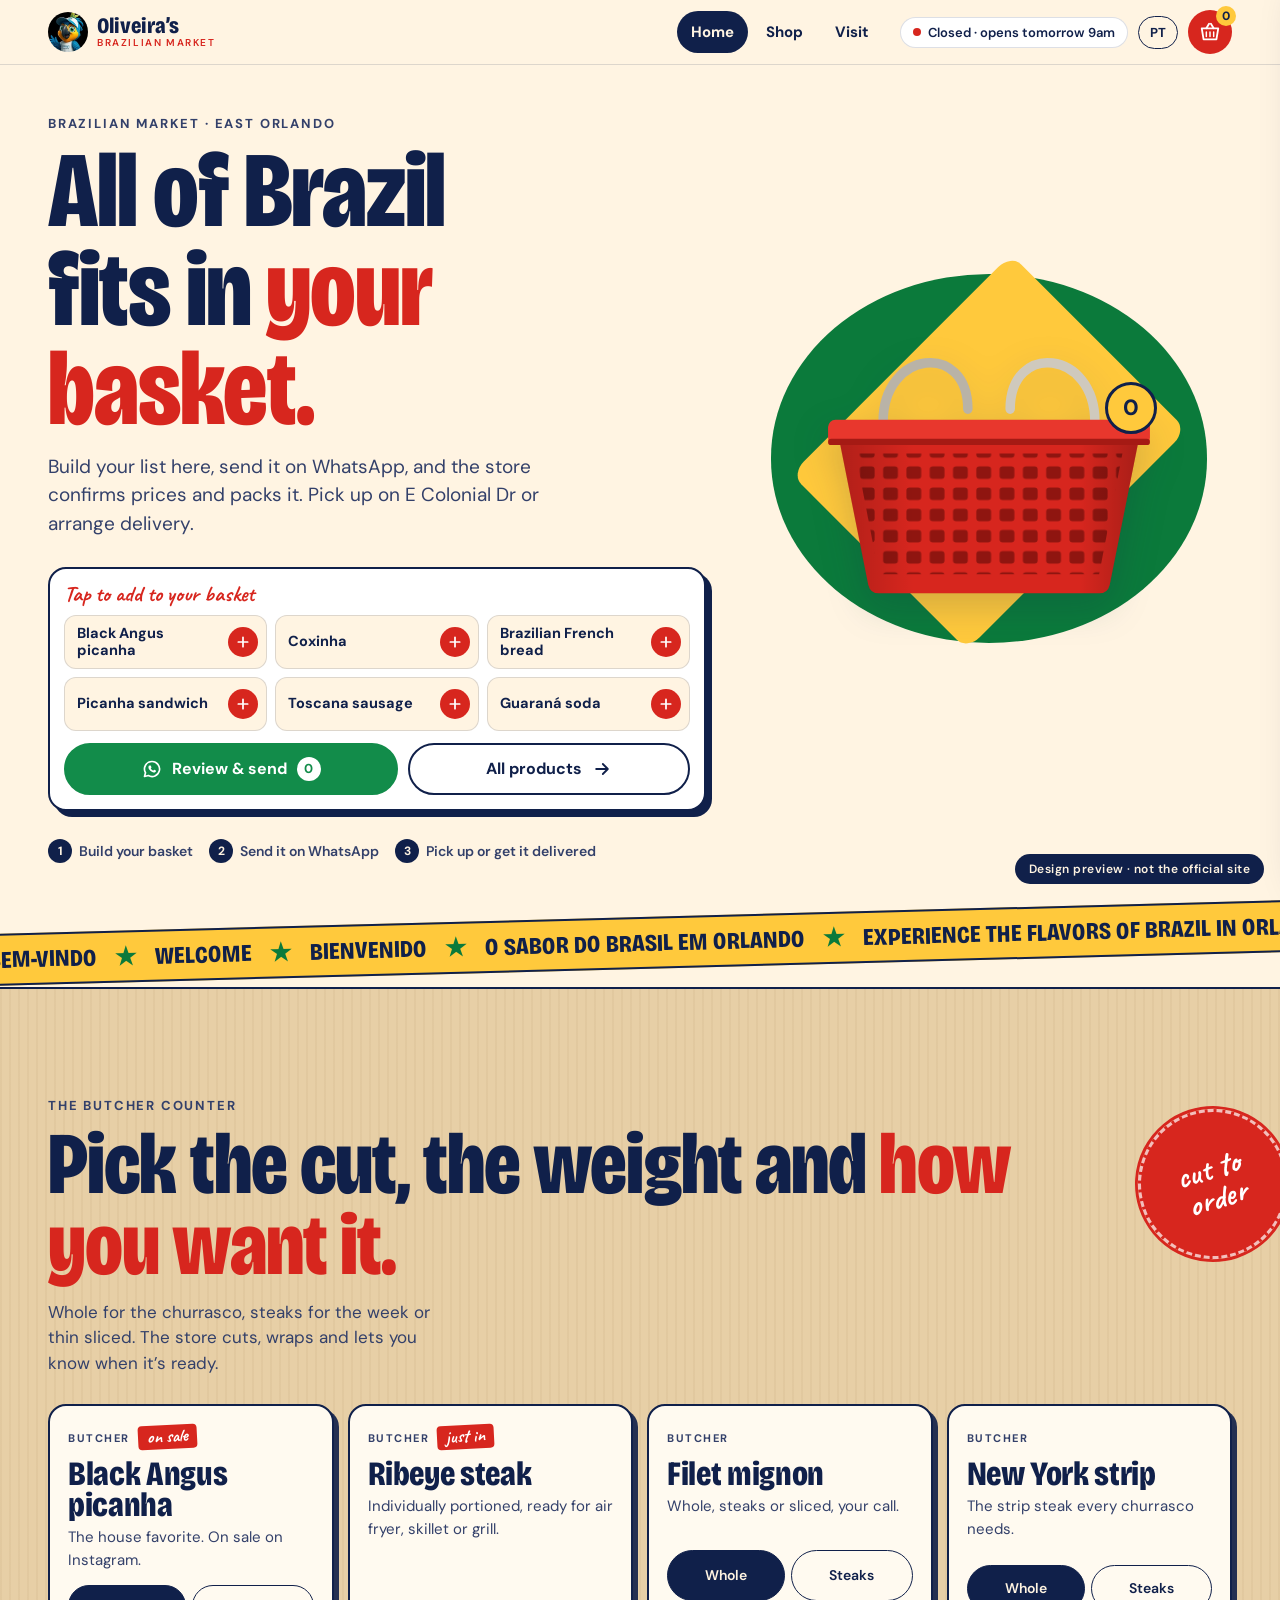
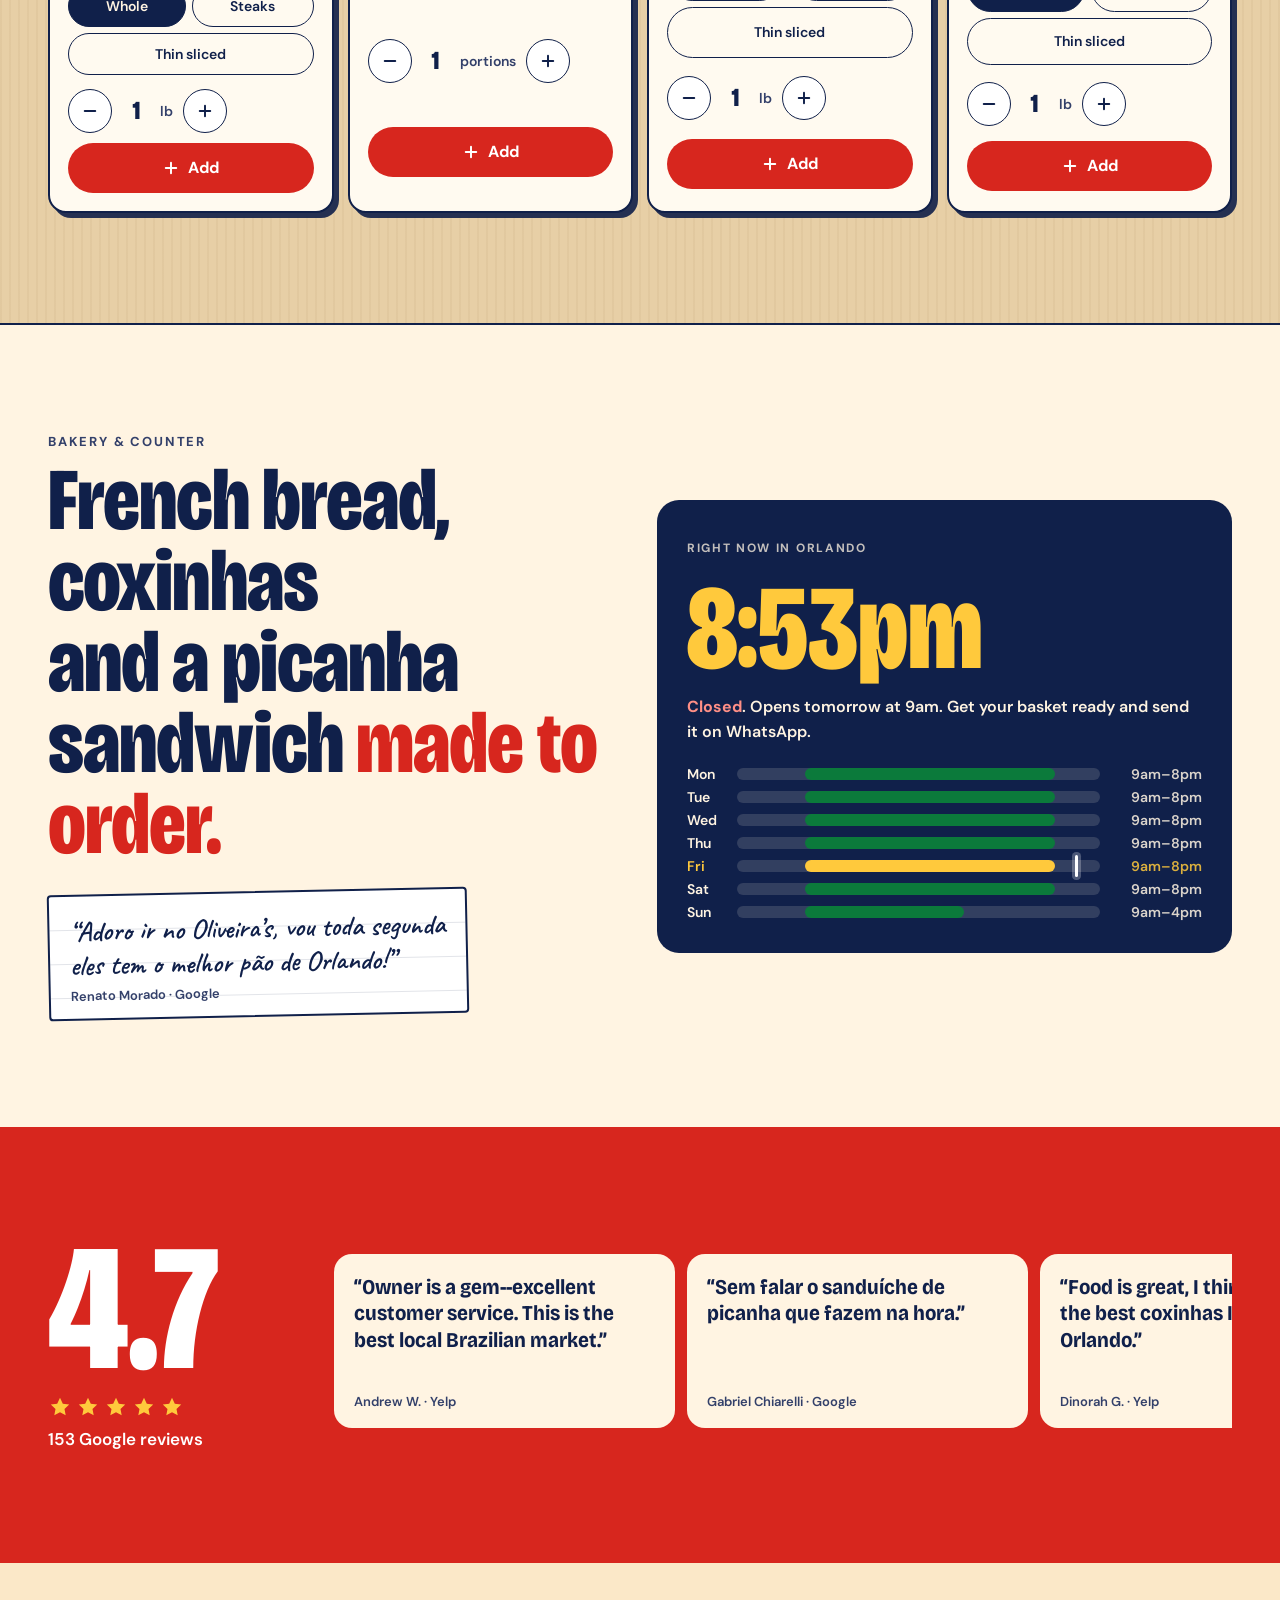
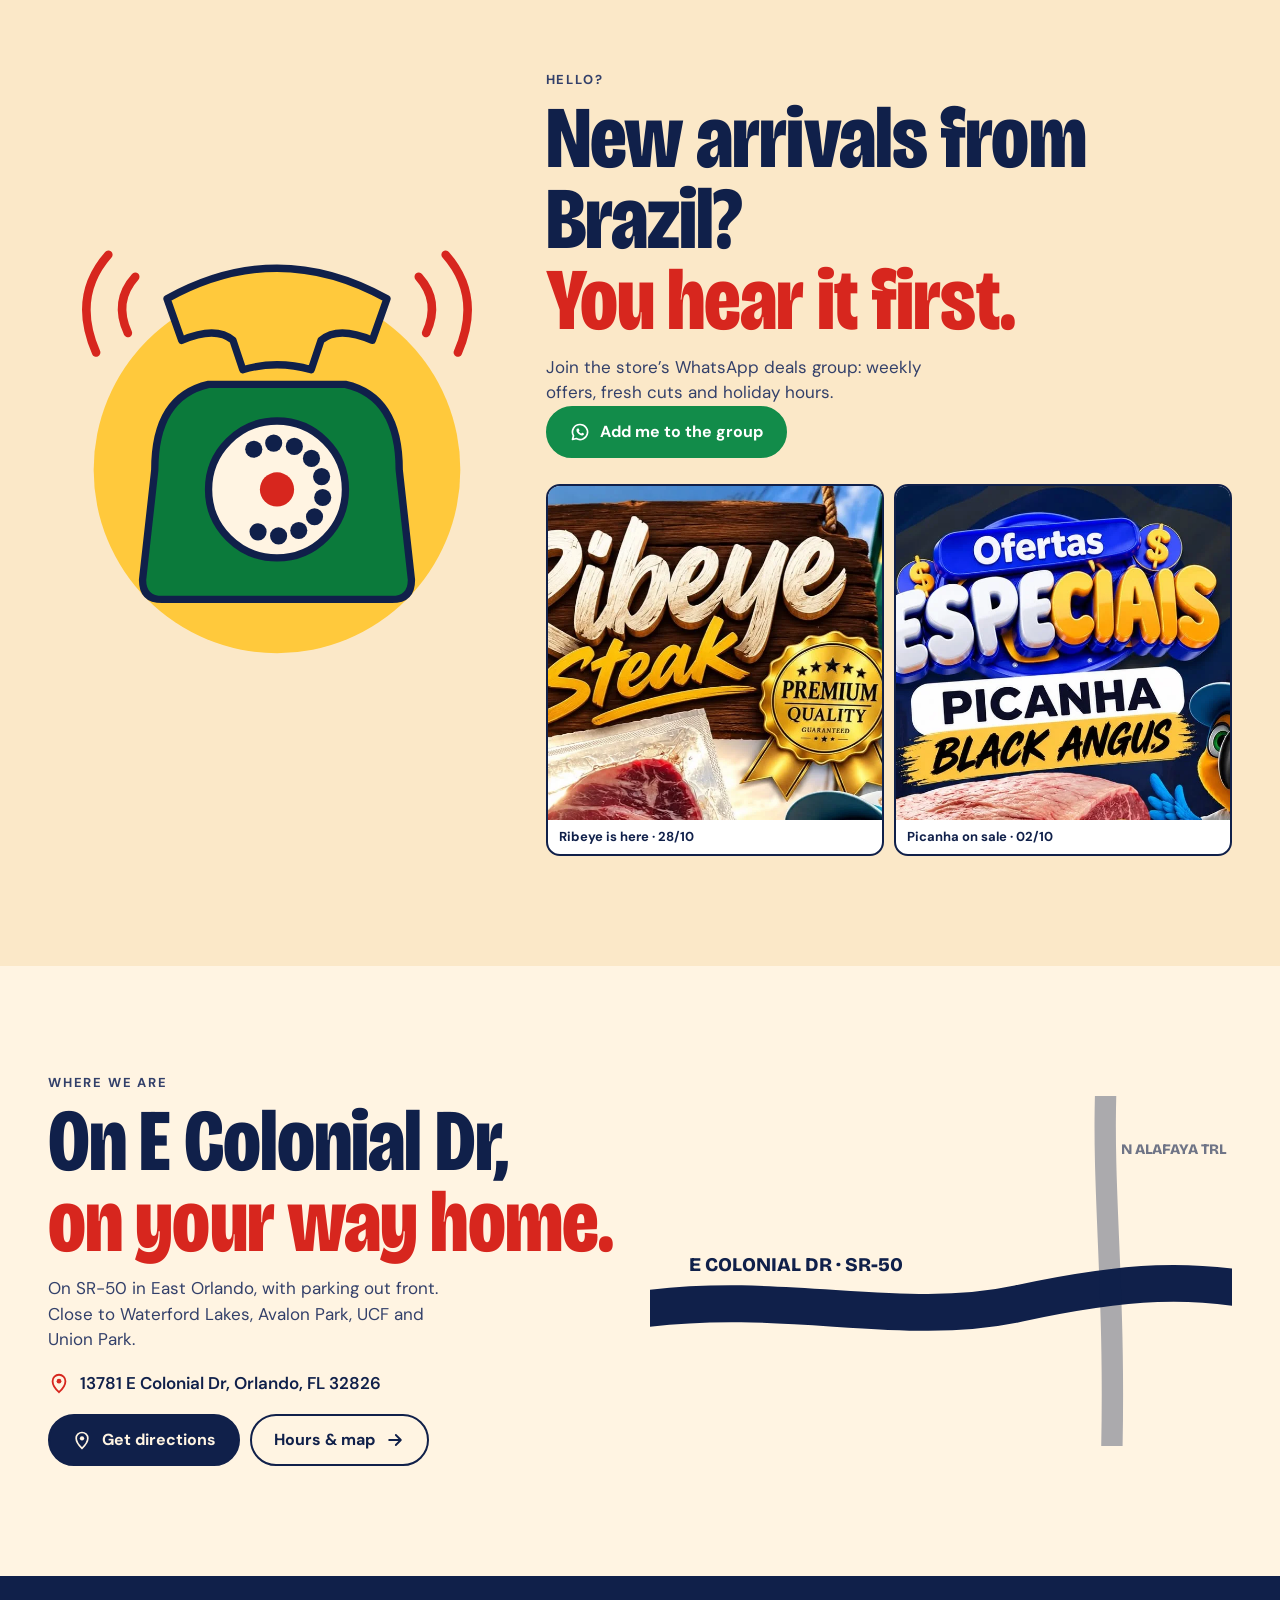
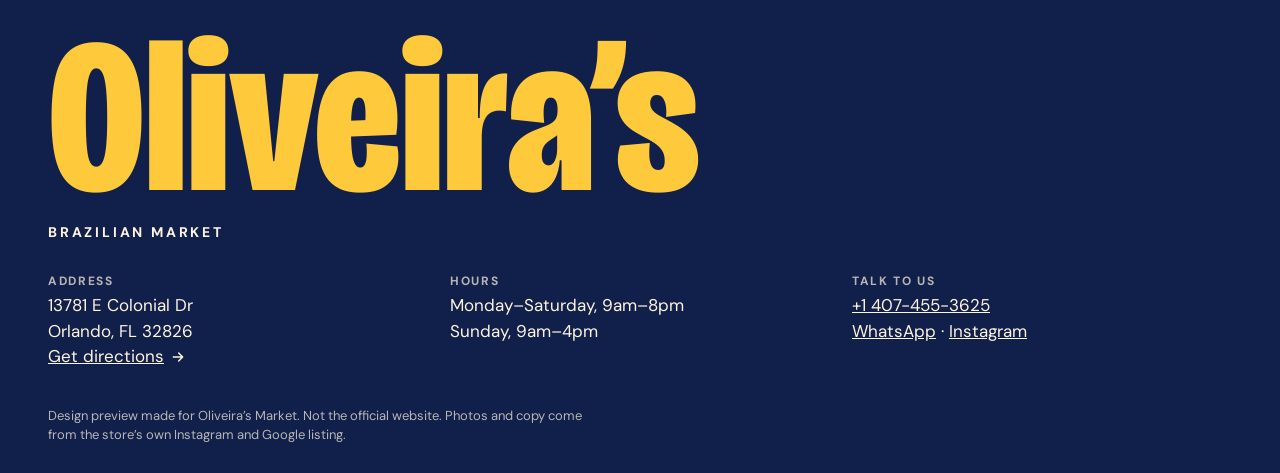
<file: index.html>
<!doctype html>
<html lang="en" data-page="index">
<head>
<meta charset="utf-8">
<meta name="viewport" content="width=device-width, initial-scale=1, viewport-fit=cover">
<meta name="robots" content="noindex, nofollow">
<title>Oliveira’s Market · Brazilian market in Orlando</title>
<meta name="description" content="Brazilian market on E Colonial Dr, East Orlando. Build your basket, send it on WhatsApp and pick it up: picanha, French bread, coxinhas, sausages and products from Brazil.">
<meta name="theme-color" content="#fff4e2">
<link rel="alternate" hreflang="en" href="./">
<link rel="alternate" hreflang="pt-BR" href="pt/">
<link rel="preload" href="fonts/bricolage.woff2" as="font" type="font/woff2" crossorigin>
<link rel="icon" href="img/mascot.webp">
<link rel="stylesheet" href="styles.css">
<script type="application/ld+json">{"@context":"https://schema.org","@type":"GroceryStore","name":"Oliveira's Market","alternateName":["Oliveira's Brazilian Market","Oliveira's Mini-market"],"telephone":"+1 407-455-3625","address":{"@type":"PostalAddress","streetAddress":"13781 E Colonial Dr","addressLocality":"Orlando","addressRegion":"FL","postalCode":"32826","addressCountry":"US"},"geo":{"@type":"GeoCoordinates","latitude":28.5658746,"longitude":-81.1804772},"openingHoursSpecification":[{"@type":"OpeningHoursSpecification","dayOfWeek":["Monday","Tuesday","Wednesday","Thursday","Friday","Saturday"],"opens":"09:00","closes":"20:00"},{"@type":"OpeningHoursSpecification","dayOfWeek":"Sunday","opens":"09:00","closes":"16:00"}],"servesCuisine":"Brazilian","areaServed":"East Orlando, FL","sameAs":["https://www.instagram.com/oliveirasmarket/","https://linktr.ee/marketoliveiras"]}</script>
</head>
<body>
<a class="skip" href="#main">Skip to content</a>
<div class="preview-tag" role="note">Design preview · not the official site</div>
<header class="top">
  <a class="brand" href="./" aria-label="Oliveira's Market, home">
    <img src="img/mascot.webp" width="40" height="40" alt="">
    <span class="brand-word"><b>Oliveira’s</b><small>Brazilian Market</small></span>
  </a>
  <nav class="nav" aria-label="Main">
    <a href="./" aria-current="page">Home</a><a href="shop.html">Shop</a><a href="visit.html">Visit</a>
  </nav>
  <span class="status" data-status><i></i><span>Mon–Sat 9am–8pm</span></span>
  <a class="lang" href="pt/" hreflang="pt-BR" lang="pt-BR">PT</a>
  <button class="cart-btn" type="button" data-open-cart aria-label="Open basket"><svg viewBox="0 0 24 24" aria-hidden="true"><path d="M3 8h18l-2 12H5L3 8Z" fill="none" stroke="currentColor" stroke-width="2" stroke-linejoin="round"/><path d="M8 8l3-5M16 8l-3-5" stroke="currentColor" stroke-width="2" stroke-linecap="round"/><path d="M8 12v5M12 12v5M16 12v5" stroke="currentColor" stroke-width="1.6" stroke-linecap="round"/></svg><span class="count" data-count>0</span></button>
</header><main id="main">
<section class="hero">
  <div class="hero-copy">
    <p class="kicker">Brazilian market · East Orlando</p>
    <h1>All of Brazil<br>fits in <em>your basket.</em></h1>
    <p class="lead">Build your list here, send it on WhatsApp, and the store confirms prices and packs it. Pick up on E Colonial Dr or arrange delivery.</p>
  </div>
  <div class="hero-basket" aria-hidden="true">
    <div class="drop-zone" data-drop></div>
    
<svg class="basket-svg" id="b1" viewBox="0 0 340 250" aria-hidden="true">
  <defs>
    <pattern id="holesb1" width="22" height="20" patternUnits="userSpaceOnUse">
      <rect x="4" y="4" width="14" height="12" rx="3" fill="#8f1510"/>
    </pattern>
    <linearGradient id="shadeb1" x1="0" x2="1"><stop offset="0" stop-color="#000" stop-opacity=".18"/><stop offset=".25" stop-color="#000" stop-opacity="0"/><stop offset=".8" stop-color="#000" stop-opacity="0"/><stop offset="1" stop-color="#000" stop-opacity=".22"/></linearGradient>
  </defs>
  <path class="handle" d="M70 82 C70 14 150 6 150 70" fill="none" stroke="#b9b3a7" stroke-width="9" stroke-linecap="round"/>
  <path class="handle" d="M270 82 C270 14 190 6 190 70" fill="none" stroke="#cfc9bd" stroke-width="9" stroke-linecap="round"/>
  <path d="M28 96 H312 L284 236 Q282 244 274 244 H66 Q58 244 56 236 Z" fill="#d7261e"/>
  <path d="M44 112 H296 L274 226 H66 Z" fill="url(#holesb1)"/>
  <path d="M28 96 H312 L284 236 Q282 244 274 244 H66 Q58 244 56 236 Z" fill="url(#shadeb1)"/>
  <rect x="18" y="80" width="304" height="24" rx="7" fill="#e8372d"/>
  <rect x="18" y="98" width="304" height="6" rx="3" fill="#a51a14"/>
</svg>
    <span class="basket-count" data-count>0</span>
  </div>
  <div class="shelf" aria-label="Most wanted">
    <p class="shelf-title">Tap to add to your basket</p>
    <div class="shelf-grid">
      <button type="button" class="chip" data-quick="picanha"><span>Black Angus picanha</span><i><svg viewBox="0 0 24 24" aria-hidden="true"><path d="M12 5v14M5 12h14" stroke="currentColor" stroke-width="2.6" stroke-linecap="round"/></svg></i></button><button type="button" class="chip" data-quick="coxinha"><span>Coxinha</span><i><svg viewBox="0 0 24 24" aria-hidden="true"><path d="M12 5v14M5 12h14" stroke="currentColor" stroke-width="2.6" stroke-linecap="round"/></svg></i></button><button type="button" class="chip" data-quick="paofrances"><span>Brazilian French bread</span><i><svg viewBox="0 0 24 24" aria-hidden="true"><path d="M12 5v14M5 12h14" stroke="currentColor" stroke-width="2.6" stroke-linecap="round"/></svg></i></button><button type="button" class="chip" data-quick="sanduiche"><span>Picanha sandwich</span><i><svg viewBox="0 0 24 24" aria-hidden="true"><path d="M12 5v14M5 12h14" stroke="currentColor" stroke-width="2.6" stroke-linecap="round"/></svg></i></button><button type="button" class="chip" data-quick="toscana"><span>Toscana sausage</span><i><svg viewBox="0 0 24 24" aria-hidden="true"><path d="M12 5v14M5 12h14" stroke="currentColor" stroke-width="2.6" stroke-linecap="round"/></svg></i></button><button type="button" class="chip" data-quick="guarana"><span>Guaraná soda</span><i><svg viewBox="0 0 24 24" aria-hidden="true"><path d="M12 5v14M5 12h14" stroke="currentColor" stroke-width="2.6" stroke-linecap="round"/></svg></i></button>
    </div>
    <div class="hero-ctas">
      <button type="button" class="btn wa" data-open-cart><svg viewBox="0 0 24 24" aria-hidden="true"><path d="M12 3a9 9 0 0 0-7.8 13.5L3 21l4.6-1.2A9 9 0 1 0 12 3Z" fill="none" stroke="currentColor" stroke-width="2" stroke-linejoin="round"/><path d="M8.6 8.2c.2-.5.6-.5.9-.5h.5c.2 0 .4 0 .6.5l.7 1.7c.1.2 0 .4-.1.6l-.5.6c-.1.1-.2.3 0 .5.5.9 1.4 1.8 2.4 2.3.2.1.4.1.5 0l.7-.8c.2-.2.4-.2.6-.1l1.6.8c.2.1.4.2.4.4 0 .9-.6 1.7-1.6 1.9-.9.2-2.2 0-4-1.1-2-1.3-3.1-3.1-3.4-3.9-.4-1-.2-1.9.3-2.9Z" fill="currentColor"/></svg><span>Review & send</span><b class="pill" data-count>0</b></button>
      <a class="btn ghost" href="shop.html">All products <svg viewBox="0 0 24 24" aria-hidden="true"><path d="M5 12h13M13 6l6 6-6 6" fill="none" stroke="currentColor" stroke-width="2.2" stroke-linecap="round" stroke-linejoin="round"/></svg></a>
    </div>
  </div>
  <ol class="steps">
    <li><b>1</b>Build your basket</li>
    <li><b>2</b>Send it on WhatsApp</li>
    <li><b>3</b>Pick up or get it delivered</li>
  </ol>
</section>

<div class="ticker" aria-label="We post in Portuguese, English and Spanish"><div class="ticker-track" aria-hidden="true"><span>Bem-vindo</span><i aria-hidden="true">★</i><span>Welcome</span><i aria-hidden="true">★</i><span>Bienvenido</span><i aria-hidden="true">★</i><span>O sabor do Brasil em Orlando</span><i aria-hidden="true">★</i><span>Experience the flavors of Brazil in Orlando</span><i aria-hidden="true">★</i><span>El sabor de Brasil en Orlando</span><i aria-hidden="true">★</i><span>Bem-vindo</span><i aria-hidden="true">★</i><span>Welcome</span><i aria-hidden="true">★</i><span>Bienvenido</span><i aria-hidden="true">★</i><span>O sabor do Brasil em Orlando</span><i aria-hidden="true">★</i><span>Experience the flavors of Brazil in Orlando</span><i aria-hidden="true">★</i><span>El sabor de Brasil en Orlando</span><i aria-hidden="true">★</i></div></div>

<section class="butcher" id="butcher">
  <div class="butcher-head">
    <span class="twine-tag" aria-hidden="true">cut to<br>order</span>
    <p class="kicker">The butcher counter</p>
    <h2>Pick the cut, the weight and <em>how you want it.</em></h2>
    <p class="lead">Whole for the churrasco, steaks for the week or thin sliced. The store cuts, wraps and lets you know when it’s ready.</p>
  </div>
  <div class="butcher-grid">
    <article class="item paper" data-item="picanha" data-dept="butcher">
    <div class="item-head">
      <span class="dept">Butcher</span><span class="flag">on sale</span>
      <h3>Black Angus picanha</h3>
      <p>The house favorite. On sale on Instagram.</p>
    </div>
    <div class="cuts" role="radiogroup" aria-label="How to cut">
        <button type="button" role="radio" aria-checked="true" data-cut="whole">Whole</button><button type="button" role="radio" aria-checked="false" data-cut="steaks">Steaks</button><button type="button" role="radio" aria-checked="false" data-cut="thin">Thin sliced</button>
      </div>
    
    <div class="act">
      <div class="qty" data-qty>
      <button type="button" data-step="-1" aria-label="Less"><svg viewBox="0 0 24 24" aria-hidden="true"><path d="M5 12h14" stroke="currentColor" stroke-width="2.6" stroke-linecap="round"/></svg></button>
      <output data-amount>1</output><span class="unit">lb</span>
      <button type="button" data-step="1" aria-label="More"><svg viewBox="0 0 24 24" aria-hidden="true"><path d="M12 5v14M5 12h14" stroke="currentColor" stroke-width="2.6" stroke-linecap="round"/></svg></button>
    </div>
      <button type="button" class="add" data-add><svg viewBox="0 0 24 24" aria-hidden="true"><path d="M12 5v14M5 12h14" stroke="currentColor" stroke-width="2.6" stroke-linecap="round"/></svg><span data-add-label>Add</span></button>
    </div>
  </article><article class="item paper" data-item="ribeye" data-dept="butcher">
    <div class="item-head">
      <span class="dept">Butcher</span><span class="flag">just in</span>
      <h3>Ribeye steak</h3>
      <p>Individually portioned, ready for air fryer, skillet or grill.</p>
    </div>
    
    <div class="act">
      <div class="qty" data-qty>
      <button type="button" data-step="-1" aria-label="Less"><svg viewBox="0 0 24 24" aria-hidden="true"><path d="M5 12h14" stroke="currentColor" stroke-width="2.6" stroke-linecap="round"/></svg></button>
      <output data-amount>1</output><span class="unit">portions</span>
      <button type="button" data-step="1" aria-label="More"><svg viewBox="0 0 24 24" aria-hidden="true"><path d="M12 5v14M5 12h14" stroke="currentColor" stroke-width="2.6" stroke-linecap="round"/></svg></button>
    </div>
      <button type="button" class="add" data-add><svg viewBox="0 0 24 24" aria-hidden="true"><path d="M12 5v14M5 12h14" stroke="currentColor" stroke-width="2.6" stroke-linecap="round"/></svg><span data-add-label>Add</span></button>
    </div>
  </article><article class="item paper" data-item="filet" data-dept="butcher">
    <div class="item-head">
      <span class="dept">Butcher</span>
      <h3>Filet mignon</h3>
      <p>Whole, steaks or sliced, your call.</p>
    </div>
    <div class="cuts" role="radiogroup" aria-label="How to cut">
        <button type="button" role="radio" aria-checked="true" data-cut="whole">Whole</button><button type="button" role="radio" aria-checked="false" data-cut="steaks">Steaks</button><button type="button" role="radio" aria-checked="false" data-cut="thin">Thin sliced</button>
      </div>
    
    <div class="act">
      <div class="qty" data-qty>
      <button type="button" data-step="-1" aria-label="Less"><svg viewBox="0 0 24 24" aria-hidden="true"><path d="M5 12h14" stroke="currentColor" stroke-width="2.6" stroke-linecap="round"/></svg></button>
      <output data-amount>1</output><span class="unit">lb</span>
      <button type="button" data-step="1" aria-label="More"><svg viewBox="0 0 24 24" aria-hidden="true"><path d="M12 5v14M5 12h14" stroke="currentColor" stroke-width="2.6" stroke-linecap="round"/></svg></button>
    </div>
      <button type="button" class="add" data-add><svg viewBox="0 0 24 24" aria-hidden="true"><path d="M12 5v14M5 12h14" stroke="currentColor" stroke-width="2.6" stroke-linecap="round"/></svg><span data-add-label>Add</span></button>
    </div>
  </article><article class="item paper" data-item="nystrip" data-dept="butcher">
    <div class="item-head">
      <span class="dept">Butcher</span>
      <h3>New York strip</h3>
      <p>The strip steak every churrasco needs.</p>
    </div>
    <div class="cuts" role="radiogroup" aria-label="How to cut">
        <button type="button" role="radio" aria-checked="true" data-cut="whole">Whole</button><button type="button" role="radio" aria-checked="false" data-cut="steaks">Steaks</button><button type="button" role="radio" aria-checked="false" data-cut="thin">Thin sliced</button>
      </div>
    
    <div class="act">
      <div class="qty" data-qty>
      <button type="button" data-step="-1" aria-label="Less"><svg viewBox="0 0 24 24" aria-hidden="true"><path d="M5 12h14" stroke="currentColor" stroke-width="2.6" stroke-linecap="round"/></svg></button>
      <output data-amount>1</output><span class="unit">lb</span>
      <button type="button" data-step="1" aria-label="More"><svg viewBox="0 0 24 24" aria-hidden="true"><path d="M12 5v14M5 12h14" stroke="currentColor" stroke-width="2.6" stroke-linecap="round"/></svg></button>
    </div>
      <button type="button" class="add" data-add><svg viewBox="0 0 24 24" aria-hidden="true"><path d="M12 5v14M5 12h14" stroke="currentColor" stroke-width="2.6" stroke-linecap="round"/></svg><span data-add-label>Add</span></button>
    </div>
  </article>
  </div>
</section>

<section class="oven">
  <div class="oven-copy">
    <p class="kicker">Bakery & counter</p>
    <h2>French bread, coxinhas<br>and a picanha sandwich <em>made to order.</em></h2>
    <figure class="note-quote">
      <blockquote lang="pt">“Adoro ir no Oliveira’s, vou toda segunda eles tem o melhor pão de Orlando!”</blockquote>
      <figcaption>Renato Morado · Google</figcaption>
    </figure>
  </div>
  <div class="board" data-board>
    <div class="board-now">
      <span class="board-label">Right now in Orlando</span>
      <strong class="board-clock" data-clock>--:--</strong>
      <span class="board-state" data-state>Mon–Sat 9am–8pm · Sun 9am–4pm</span>
    </div>
    <ol class="week" aria-label="Weekly hours">
      <li data-day="1"><span class="d">Mon</span><span class="bar"><b style="left:18.75%;width:68.75%"></b><i class="now" hidden></i></span><span class="h">9am–8pm</span></li><li data-day="2"><span class="d">Tue</span><span class="bar"><b style="left:18.75%;width:68.75%"></b><i class="now" hidden></i></span><span class="h">9am–8pm</span></li><li data-day="3"><span class="d">Wed</span><span class="bar"><b style="left:18.75%;width:68.75%"></b><i class="now" hidden></i></span><span class="h">9am–8pm</span></li><li data-day="4"><span class="d">Thu</span><span class="bar"><b style="left:18.75%;width:68.75%"></b><i class="now" hidden></i></span><span class="h">9am–8pm</span></li><li data-day="5"><span class="d">Fri</span><span class="bar"><b style="left:18.75%;width:68.75%"></b><i class="now" hidden></i></span><span class="h">9am–8pm</span></li><li data-day="6"><span class="d">Sat</span><span class="bar"><b style="left:18.75%;width:68.75%"></b><i class="now" hidden></i></span><span class="h">9am–8pm</span></li><li data-day="0"><span class="d">Sun</span><span class="bar"><b style="left:18.75%;width:43.75%"></b><i class="now" hidden></i></span><span class="h">9am–4pm</span></li>
    </ol>
  </div>
</section>

<section class="voices">
  <div class="score">
    <strong>4.7</strong>
    <span class="stars" aria-hidden="true"><svg viewBox="0 0 24 24" aria-hidden="true"><path d="m12 2.8 2.8 5.9 6.4.8-4.7 4.4 1.2 6.4L12 17.2l-5.7 3.1 1.2-6.4L2.8 9.5l6.4-.8L12 2.8Z" fill="currentColor"/></svg><svg viewBox="0 0 24 24" aria-hidden="true"><path d="m12 2.8 2.8 5.9 6.4.8-4.7 4.4 1.2 6.4L12 17.2l-5.7 3.1 1.2-6.4L2.8 9.5l6.4-.8L12 2.8Z" fill="currentColor"/></svg><svg viewBox="0 0 24 24" aria-hidden="true"><path d="m12 2.8 2.8 5.9 6.4.8-4.7 4.4 1.2 6.4L12 17.2l-5.7 3.1 1.2-6.4L2.8 9.5l6.4-.8L12 2.8Z" fill="currentColor"/></svg><svg viewBox="0 0 24 24" aria-hidden="true"><path d="m12 2.8 2.8 5.9 6.4.8-4.7 4.4 1.2 6.4L12 17.2l-5.7 3.1 1.2-6.4L2.8 9.5l6.4-.8L12 2.8Z" fill="currentColor"/></svg><svg viewBox="0 0 24 24" aria-hidden="true"><path d="m12 2.8 2.8 5.9 6.4.8-4.7 4.4 1.2 6.4L12 17.2l-5.7 3.1 1.2-6.4L2.8 9.5l6.4-.8L12 2.8Z" fill="currentColor"/></svg></span>
    <p>153 Google reviews</p>
  </div>
  <div class="quotes" tabindex="0" aria-label="Customer reviews">
    <figure class="q"><blockquote lang="en">“Owner is a gem--excellent customer service. This is the best local Brazilian market.”</blockquote><figcaption>Andrew W. · Yelp</figcaption></figure><figure class="q"><blockquote lang="pt">“Sem falar o sanduíche de picanha que fazem na hora.”</blockquote><figcaption>Gabriel Chiarelli · Google</figcaption></figure><figure class="q"><blockquote lang="en">“Food is great, I think these are the best coxinhas I’ve had in Orlando.”</blockquote><figcaption>Dinorah G. · Yelp</figcaption></figure><figure class="q"><blockquote lang="en">“Love this little market! They have many authentic groceries and treats, and always pleasant customer service.”</blockquote><figcaption>Carolee A. · Yelp</figcaption></figure>
  </div>
</section>

<section class="alo">
  <div class="alo-art"><svg class="phone-svg" viewBox="-20 -10 360 430" aria-hidden="true">
    <circle cx="160" cy="210" r="150" fill="#ffc93c"/>
    <g class="rings" fill="none" stroke="#d7261e" stroke-width="7" stroke-linecap="round"><path d="M44 52 q-18 20 -6 46"/><path d="M22 34 q-30 34 -10 80"/><path d="M276 52 q18 20 6 46"/><path d="M298 34 q30 34 10 80"/></g>
    <path class="cord" d="M164 210 C 120 250, 210 270, 160 300 S 110 350, 170 360 S 230 390, 150 410" fill="none" stroke="#10204a" stroke-width="7" stroke-linecap="round"/>
    <g class="handset">
      <path d="M70 70 Q160 20 250 70 L238 104 Q210 92 196 104 L188 128 Q160 120 132 128 L124 104 Q110 92 82 104 Z" fill="#ffc93c" stroke="#10204a" stroke-width="6" stroke-linejoin="round"/>
    </g>
    <path d="M60 210 Q60 150 104 140 L216 140 Q260 150 260 210 L270 300 Q270 316 254 316 H66 Q50 316 50 300 Z" fill="#0b7a3b" stroke="#10204a" stroke-width="6" stroke-linejoin="round"/>
    <circle cx="160" cy="226" r="56" fill="#fff4e2" stroke="#10204a" stroke-width="6"/>
    <g class="dial" fill="#10204a"><circle cx="141.0" cy="193.1" r="7"/><circle cx="157.3" cy="188.1" r="7"/><circle cx="174.2" cy="190.8" r="7"/><circle cx="188.2" cy="200.6" r="7"/><circle cx="196.5" cy="215.5" r="7"/><circle cx="197.4" cy="232.6" r="7"/><circle cx="190.7" cy="248.3" r="7"/><circle cx="177.8" cy="259.6" r="7"/><circle cx="161.3" cy="264.0" r="7"/><circle cx="144.5" cy="260.7" r="7"/></g>
    <circle cx="160" cy="226" r="14" fill="#d7261e"/>
  </svg></div>
  <div class="alo-copy">
    <p class="kicker">Hello?</p>
    <h2>New arrivals from Brazil?<br><em>You hear it first.</em></h2>
    <p class="lead">Join the store’s WhatsApp deals group: weekly offers, fresh cuts and holiday hours.</p>
    <a class="btn wa" href="https://wa.me/14074553625?text=Hi!%20I%E2%80%99d%20like%20to%20join%20the%20Oliveira%E2%80%99s%20deals%20group." target="_blank" rel="noopener"><svg viewBox="0 0 24 24" aria-hidden="true"><path d="M12 3a9 9 0 0 0-7.8 13.5L3 21l4.6-1.2A9 9 0 1 0 12 3Z" fill="none" stroke="currentColor" stroke-width="2" stroke-linejoin="round"/><path d="M8.6 8.2c.2-.5.6-.5.9-.5h.5c.2 0 .4 0 .6.5l.7 1.7c.1.2 0 .4-.1.6l-.5.6c-.1.1-.2.3 0 .5.5.9 1.4 1.8 2.4 2.3.2.1.4.1.5 0l.7-.8c.2-.2.4-.2.6-.1l1.6.8c.2.1.4.2.4.4 0 .9-.6 1.7-1.6 1.9-.9.2-2.2 0-4-1.1-2-1.3-3.1-3.1-3.4-3.9-.4-1-.2-1.9.3-2.9Z" fill="currentColor"/></svg><span>Add me to the group</span></a>
    <div class="ig-posts">
      <a href="https://www.instagram.com/p/DfDg21hJerw/" target="_blank" rel="noopener"><img src="img/post-ribeye.webp" width="640" height="639" loading="lazy" alt="Instagram post: Ribeye Steak, premium quality"><span>Ribeye is here · 28/10</span></a>
      <a href="https://www.instagram.com/p/DeA_n_ijKLk/" target="_blank" rel="noopener"><img src="img/post-picanha.webp" width="640" height="639" loading="lazy" alt="Instagram post: special offers, Black Angus picanha"><span>Picanha on sale · 02/10</span></a>
    </div>
  </div>
</section>

<section class="where">
  <div class="where-copy">
    <p class="kicker">Where we are</p>
    <h2>On E Colonial Dr,<br><em>on your way home.</em></h2>
    <p class="lead">On SR-50 in East Orlando, with parking out front. Close to Waterford Lakes, Avalon Park, UCF and Union Park.</p>
    <p class="addr"><svg viewBox="0 0 24 24" aria-hidden="true"><path d="M12 22s7-6.4 7-12a7 7 0 0 0-14 0c0 5.6 7 12 7 12Z" fill="none" stroke="currentColor" stroke-width="2"/><circle cx="12" cy="10" r="2.6" fill="currentColor"/></svg><span>13781 E Colonial Dr, Orlando, FL 32826</span></p>
    <div class="hero-ctas">
      <a class="btn dark" href="https://www.google.com/maps/dir/?api=1&destination=Oliveira%E2%80%99s+Market%2C+13781+E+Colonial+Dr%2C+Orlando%2C+FL+32826" target="_blank" rel="noopener"><svg viewBox="0 0 24 24" aria-hidden="true"><path d="M12 22s7-6.4 7-12a7 7 0 0 0-14 0c0 5.6 7 12 7 12Z" fill="none" stroke="currentColor" stroke-width="2"/><circle cx="12" cy="10" r="2.6" fill="currentColor"/></svg><span>Get directions</span></a>
      <a class="btn ghost" href="visit.html">Hours & map <svg viewBox="0 0 24 24" aria-hidden="true"><path d="M5 12h13M13 6l6 6-6 6" fill="none" stroke="currentColor" stroke-width="2.2" stroke-linecap="round" stroke-linejoin="round"/></svg></a>
    </div>
  </div>
  <div class="road" aria-hidden="true">
    <svg viewBox="0 0 600 360">
      <path class="road-line" d="M-10 220 C 140 200, 260 240, 380 214 S 560 190, 620 200" fill="none" stroke="#10204a" stroke-width="38" stroke-linecap="round"/>
      <path class="road-dash" d="M-10 220 C 140 200, 260 240, 380 214 S 560 190, 620 200" fill="none" stroke="#ffc93c" stroke-width="4" stroke-dasharray="18 16"/>
      <path d="M470 -10 C 466 100, 480 200, 476 370" fill="none" stroke="#10204a" stroke-width="22" opacity=".35"/>
      <g font-family="Bricolage, sans-serif" font-weight="800" fill="#10204a">
        <text x="40" y="180" font-size="20">E COLONIAL DR · SR-50</text>
        <text x="486" y="60" font-size="15" opacity=".6">N ALAFAYA TRL</text>
      </g>
      <g class="road-pin" transform="translate(330 140)">
        <path d="M0 76 C -26 46 -34 30 -34 14 a34 34 0 0 1 68 0 c0 16 -8 32 -34 62Z" fill="#d7261e" stroke="#10204a" stroke-width="4"/>
        <circle cx="0" cy="14" r="12" fill="#fff4e2"/>
      </g>
    </svg>
  </div>
</section>
</main>
<div class="scrim" data-scrim hidden></div>
<aside class="drawer" id="cart" aria-label="Your basket" aria-hidden="true" inert>
  <div class="drawer-head">
    <h2>Your basket</h2>
    <button type="button" class="x" data-close-cart aria-label="Close"><svg viewBox="0 0 24 24" aria-hidden="true"><path d="M6 6l12 12M18 6 6 18" stroke="currentColor" stroke-width="2.4" stroke-linecap="round"/></svg></button>
  </div>
  <div class="drawer-body">
    <p class="empty" data-empty>Your basket is empty. Tap + on any product or write below what you’re looking for.</p>
    <ul class="lines" data-lines></ul>
    <label class="field"><span>Looking for something from Brazil that isn’t listed?</span>
      <textarea data-extra rows="2" placeholder="E.g. cassava flour, requeijão, 2 L Guaraná"></textarea></label>
    <fieldset class="mode">
      <legend>How would you like it?</legend>
      <label><input type="radio" name="mode" value="pickup" checked><span>Pick up in store</span></label>
      <label><input type="radio" name="mode" value="delivery"><span>Delivery (to arrange)</span></label>
    </fieldset>
    <div class="row2">
      <label class="field"><span>Your name</span><input data-name autocomplete="given-name" placeholder="Optional"></label>
      <label class="field"><span data-when-label>When?</span><input data-when placeholder="E.g. today at 6pm"></label>
    </div>
    <label class="field" data-zip-wrap hidden><span>Delivery neighborhood or ZIP</span><input data-zip inputmode="text" placeholder="E.g. Waterford Lakes, 32828"></label>
    <div class="ticket" aria-live="polite">
      <span class="ticket-label">Message that goes to the store’s WhatsApp</span>
      <pre data-preview></pre>
    </div>
  </div>
  <div class="drawer-foot">
    <a class="btn wa" data-send href="https://wa.me/14074553625?text=Hi%2C%20Oliveira%E2%80%99s!" target="_blank" rel="noopener"><svg viewBox="0 0 24 24" aria-hidden="true"><path d="M12 3a9 9 0 0 0-7.8 13.5L3 21l4.6-1.2A9 9 0 1 0 12 3Z" fill="none" stroke="currentColor" stroke-width="2" stroke-linejoin="round"/><path d="M8.6 8.2c.2-.5.6-.5.9-.5h.5c.2 0 .4 0 .6.5l.7 1.7c.1.2 0 .4-.1.6l-.5.6c-.1.1-.2.3 0 .5.5.9 1.4 1.8 2.4 2.3.2.1.4.1.5 0l.7-.8c.2-.2.4-.2.6-.1l1.6.8c.2.1.4.2.4.4 0 .9-.6 1.7-1.6 1.9-.9.2-2.2 0-4-1.1-2-1.3-3.1-3.1-3.4-3.9-.4-1-.2-1.9.3-2.9Z" fill="currentColor"/></svg><span>Send on WhatsApp</span></a>
    <a class="btn ghost" href="tel:+14074553625"><svg viewBox="0 0 24 24" aria-hidden="true"><path d="M5 3h4l2 5-2.5 1.5a11 11 0 0 0 6 6L16 13l5 2v4a2 2 0 0 1-2 2A16 16 0 0 1 3 5a2 2 0 0 1 2-2Z" fill="none" stroke="currentColor" stroke-width="2" stroke-linejoin="round"/></svg><span>I’d rather call</span></a>
    <p class="fine">The store confirms prices and availability on WhatsApp before packing your order.</p>
  </div>
</aside><div class="dock" role="navigation" aria-label="Quick actions">
    <button type="button" class="dock-cart" data-open-cart><svg viewBox="0 0 24 24" aria-hidden="true"><path d="M3 8h18l-2 12H5L3 8Z" fill="none" stroke="currentColor" stroke-width="2" stroke-linejoin="round"/><path d="M8 8l3-5M16 8l-3-5" stroke="currentColor" stroke-width="2" stroke-linecap="round"/><path d="M8 12v5M12 12v5M16 12v5" stroke="currentColor" stroke-width="1.6" stroke-linecap="round"/></svg><span>Basket</span><b data-count>0</b></button>
    <a class="dock-wa" data-quick-wa href="https://wa.me/14074553625?text=Hi%2C%20Oliveira%E2%80%99s!%20I%20found%20you%20on%20your%20website." target="_blank" rel="noopener"><svg viewBox="0 0 24 24" aria-hidden="true"><path d="M12 3a9 9 0 0 0-7.8 13.5L3 21l4.6-1.2A9 9 0 1 0 12 3Z" fill="none" stroke="currentColor" stroke-width="2" stroke-linejoin="round"/><path d="M8.6 8.2c.2-.5.6-.5.9-.5h.5c.2 0 .4 0 .6.5l.7 1.7c.1.2 0 .4-.1.6l-.5.6c-.1.1-.2.3 0 .5.5.9 1.4 1.8 2.4 2.3.2.1.4.1.5 0l.7-.8c.2-.2.4-.2.6-.1l1.6.8c.2.1.4.2.4.4 0 .9-.6 1.7-1.6 1.9-.9.2-2.2 0-4-1.1-2-1.3-3.1-3.1-3.4-3.9-.4-1-.2-1.9.3-2.9Z" fill="currentColor"/></svg><span>WhatsApp</span></a>
    <a class="dock-call" href="tel:+14074553625" aria-label="Call the store"><svg viewBox="0 0 24 24" aria-hidden="true"><path d="M5 3h4l2 5-2.5 1.5a11 11 0 0 0 6 6L16 13l5 2v4a2 2 0 0 1-2 2A16 16 0 0 1 3 5a2 2 0 0 1 2-2Z" fill="none" stroke="currentColor" stroke-width="2" stroke-linejoin="round"/></svg></a>
  </div><footer class="foot">
  <div class="foot-big">Oliveira’s<span>Brazilian Market</span></div>
  <div class="foot-cols">
    <div><h4>Address</h4><p>13781 E Colonial Dr<br>Orlando, FL 32826</p><a href="https://www.google.com/maps/dir/?api=1&destination=Oliveira%E2%80%99s+Market%2C+13781+E+Colonial+Dr%2C+Orlando%2C+FL+32826" target="_blank" rel="noopener">Get directions <svg viewBox="0 0 24 24" aria-hidden="true"><path d="M5 12h13M13 6l6 6-6 6" fill="none" stroke="currentColor" stroke-width="2.2" stroke-linecap="round" stroke-linejoin="round"/></svg></a></div>
    <div><h4>Hours</h4><p>Monday–Saturday, 9am–8pm<br>Sunday, 9am–4pm</p></div>
    <div><h4>Talk to us</h4><p><a href="tel:+14074553625">+1 407-455-3625</a><br><a href="https://wa.me/14074553625?text=Hi%2C%20Oliveira%E2%80%99s!" target="_blank" rel="noopener">WhatsApp</a> · <a href="https://www.instagram.com/oliveirasmarket/" target="_blank" rel="noopener">Instagram</a></p></div>
  </div>
  <p class="foot-note">Design preview made for Oliveira’s Market. Not the official website. Photos and copy come from the store’s own Instagram and Google listing.</p>
</footer>
<script>window.BIZ={"wa":"14074553625","hours":[[9,16],[9,20],[9,20],[9,20],[9,20],[9,20],[9,20]]};window.ITEMS=[{"id":"picanha","unit":"lb","cut":true,"pt":"Picanha Black Angus","en":"Black Angus picanha"},{"id":"ribeye","unit":"pc","cut":false,"pt":"Ribeye (bife ancho)","en":"Ribeye steak"},{"id":"filet","unit":"lb","cut":true,"pt":"Filé mignon","en":"Filet mignon"},{"id":"nystrip","unit":"lb","cut":true,"pt":"Contrafilé (New York strip)","en":"New York strip"},{"id":"paofrances","unit":"un","cut":false,"pt":"Pão francês","en":"Brazilian French bread"},{"id":"coxinha","unit":"un","cut":false,"pt":"Coxinha","en":"Coxinha"},{"id":"sanduiche","unit":"un","cut":false,"pt":"Sanduíche de picanha","en":"Picanha sandwich"},{"id":"salgados","unit":"un","cut":false,"pt":"Salgados variados","en":"Assorted salgados"},{"id":"toscana","unit":"pk","cut":false,"pt":"Linguiça toscana","en":"Toscana sausage"},{"id":"argentina","unit":"pk","cut":false,"pt":"Linguiça argentina","en":"Argentinian sausage"},{"id":"colombiana","unit":"pk","cut":false,"pt":"Linguiça colombiana","en":"Colombian sausage"},{"id":"congelados","unit":"pk","cut":false,"pt":"Salgadinhos congelados","en":"Frozen snacks"},{"id":"guarana","unit":"un","cut":false,"pt":"Guaraná","en":"Guaraná soda"}];</script>
<script src="vendor/gsap.min.js" defer></script>
<script src="vendor/ScrollTrigger.min.js" defer></script>
<script src="app.js" defer></script>
</body>
</html>
</file>
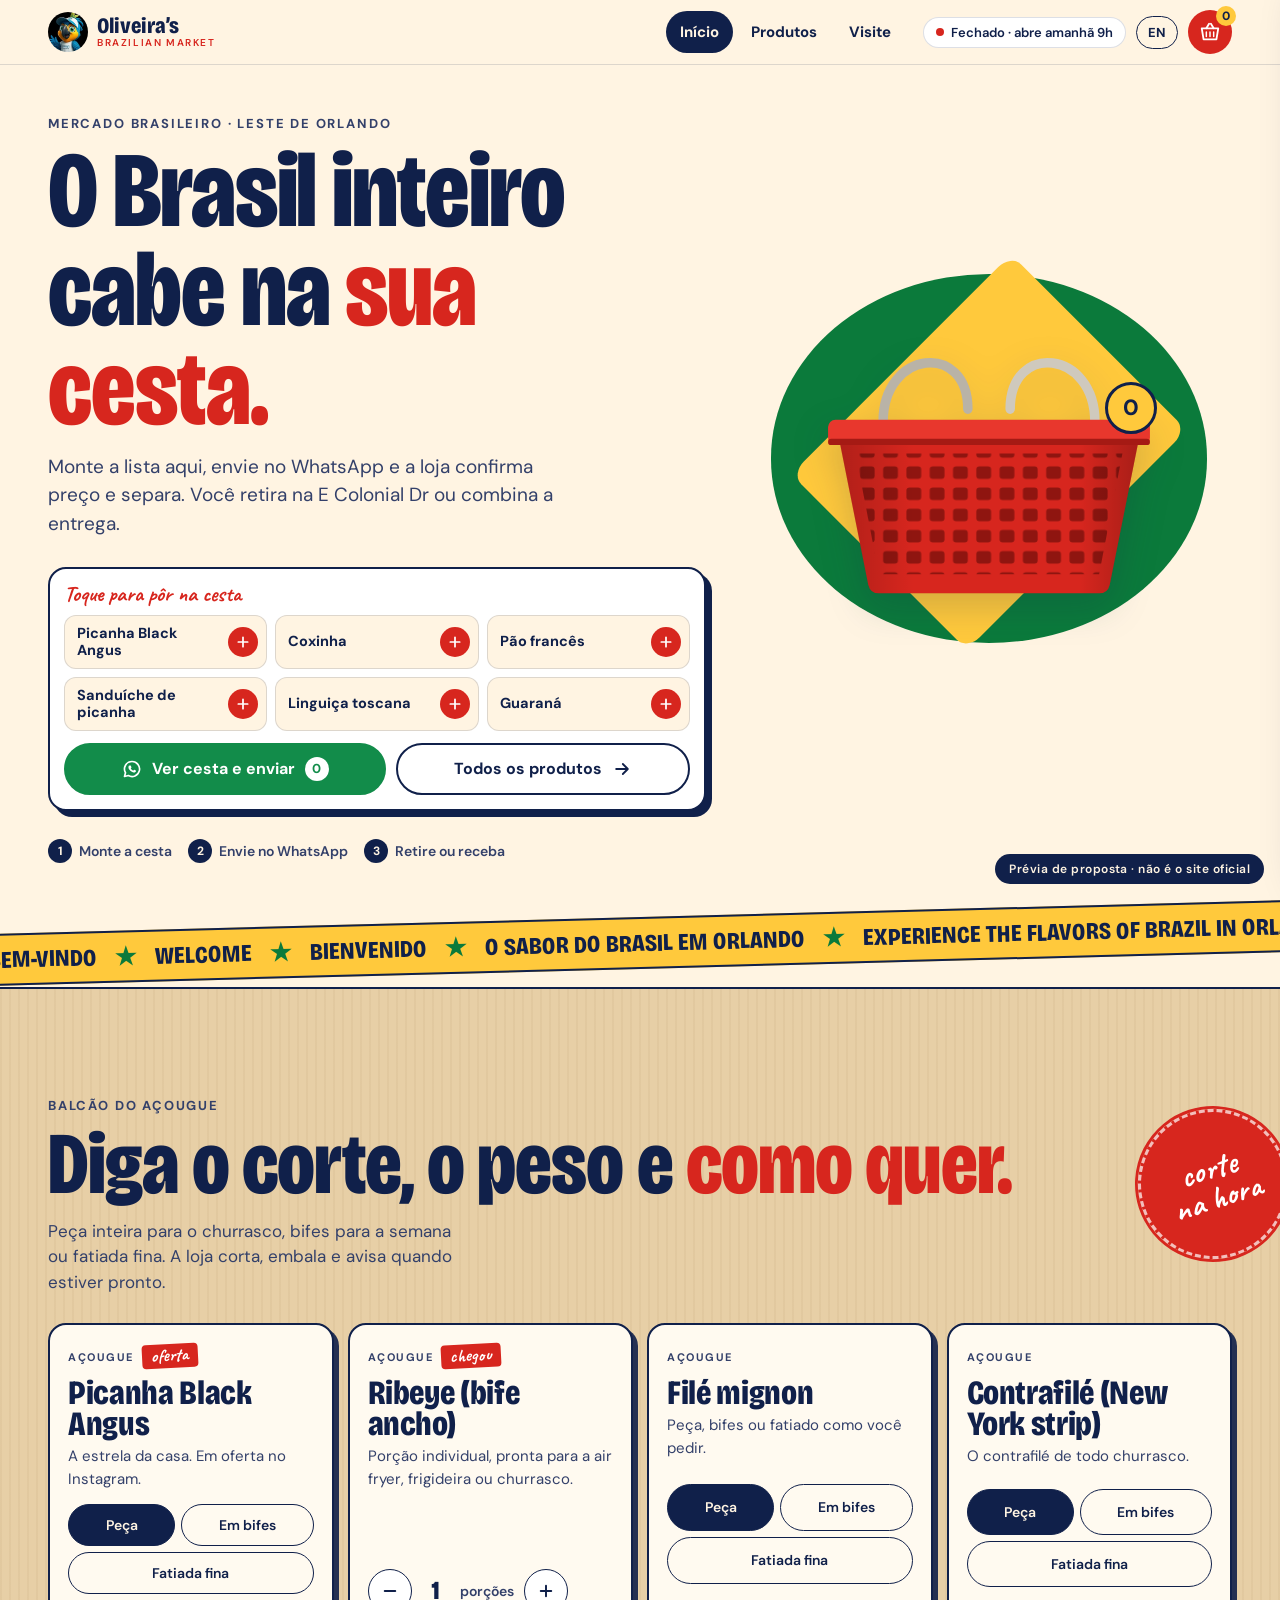
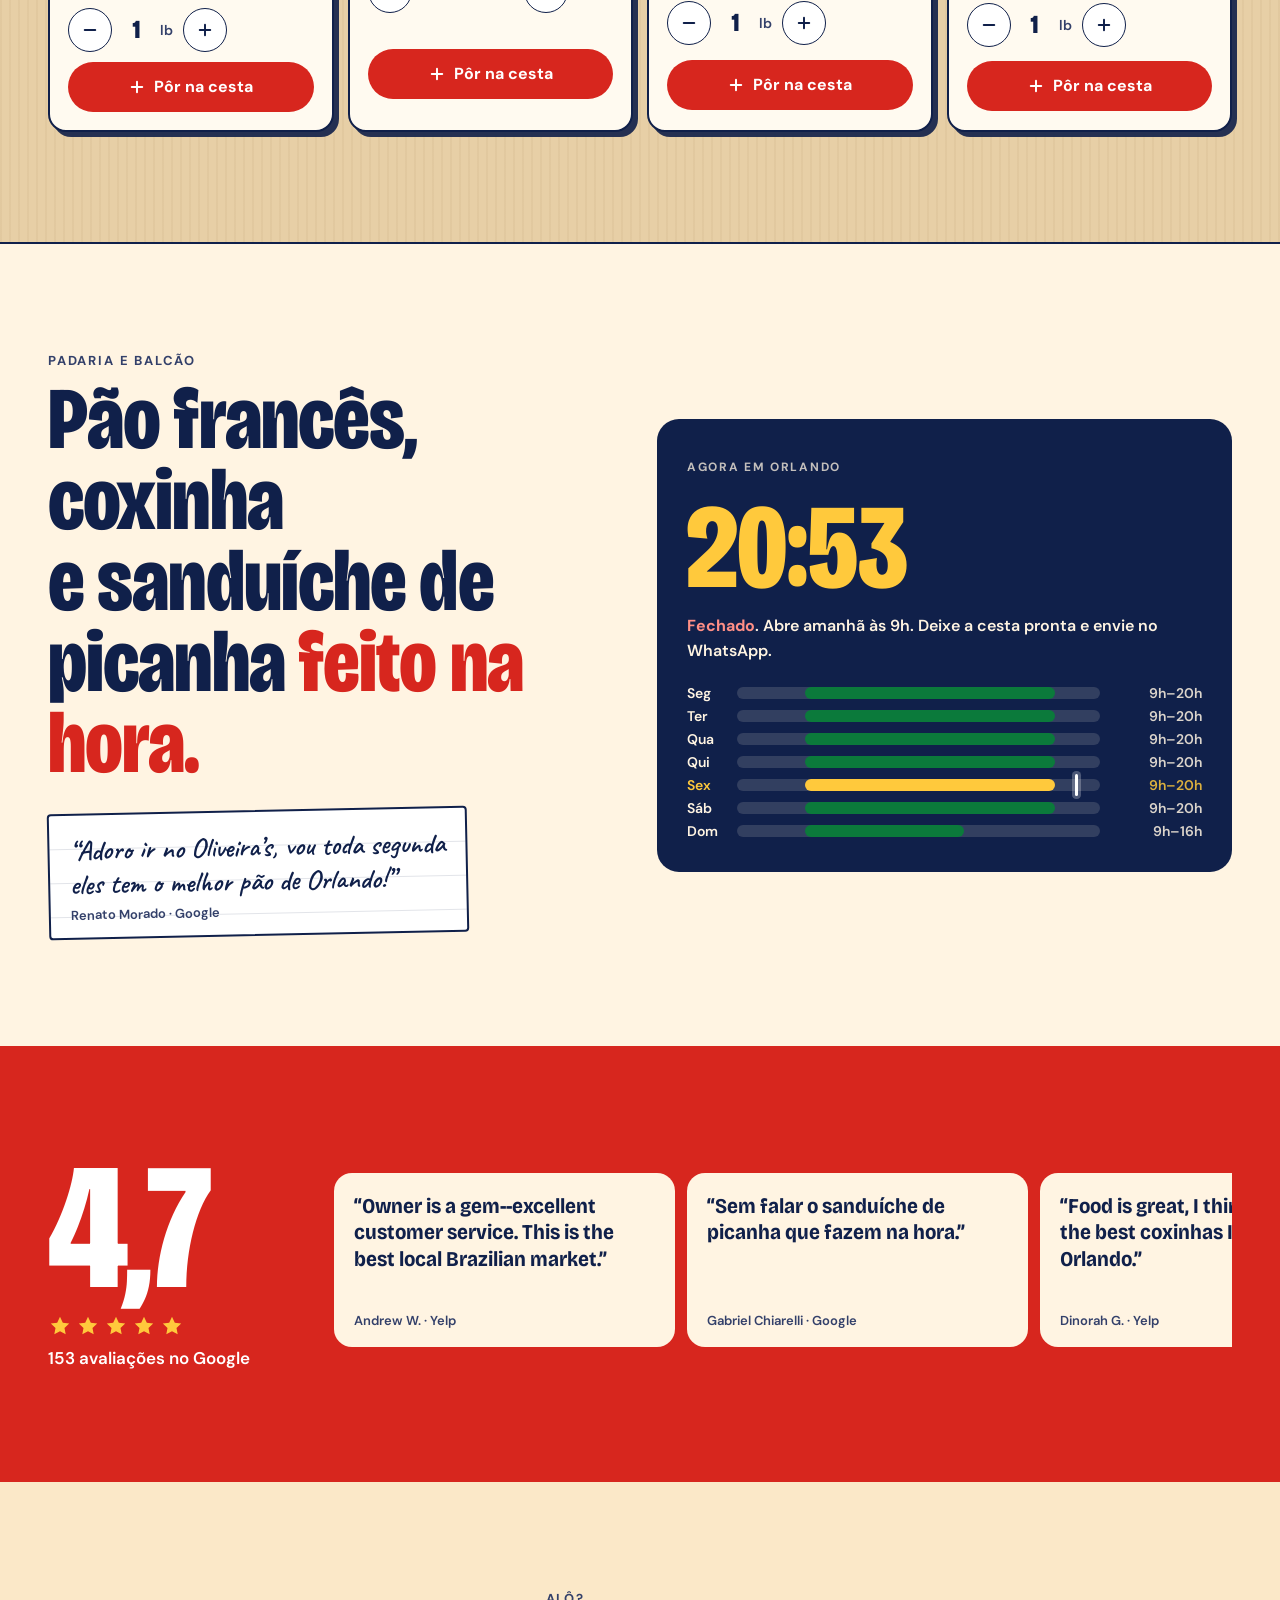
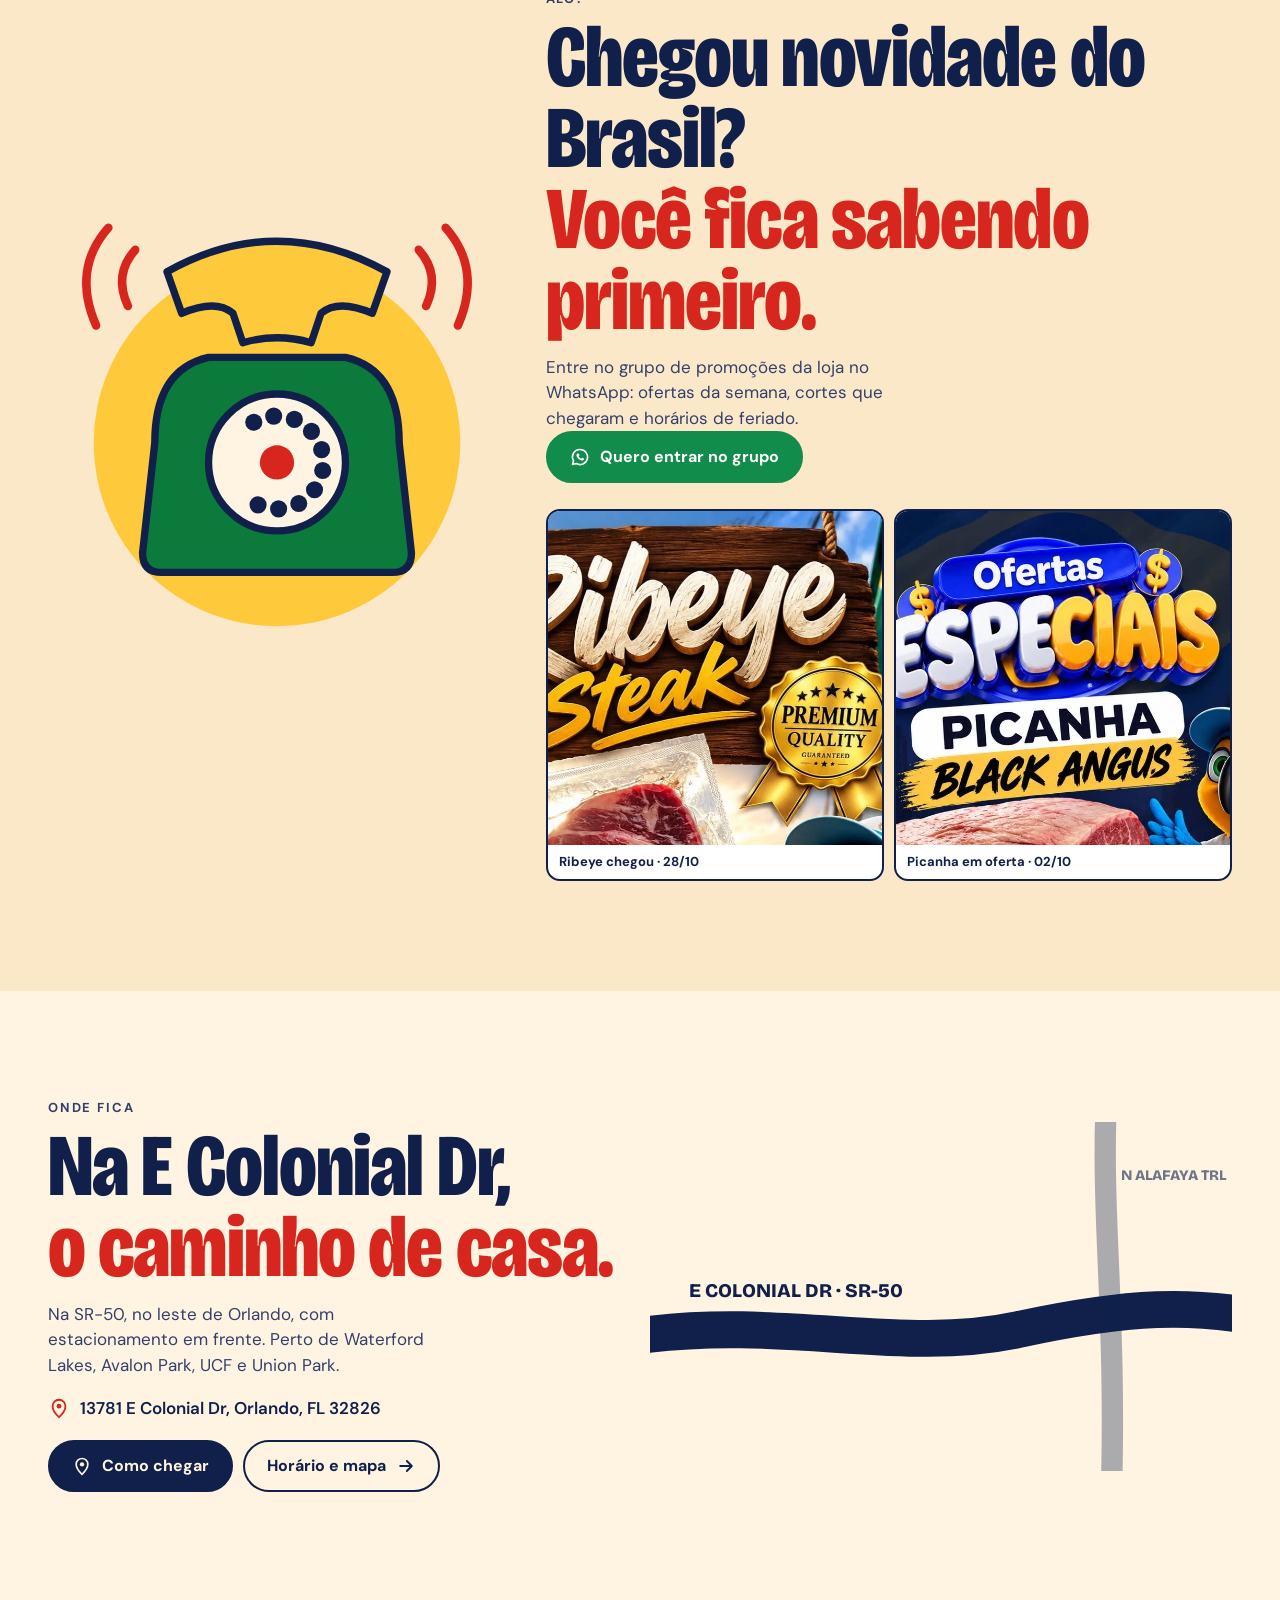
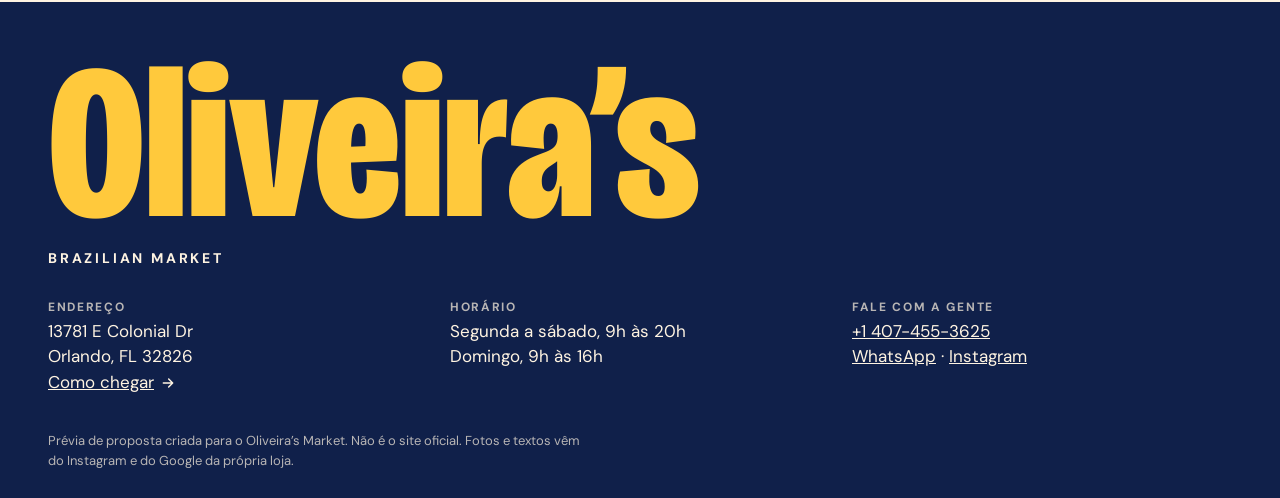
<file: pt/index.html>
<!doctype html>
<html lang="pt-BR" data-page="index">
<head>
<meta charset="utf-8">
<meta name="viewport" content="width=device-width, initial-scale=1, viewport-fit=cover">
<meta name="robots" content="noindex, nofollow">
<title>Oliveira’s Market · Mercado brasileiro em Orlando</title>
<meta name="description" content="Mercado brasileiro na E Colonial Dr, leste de Orlando. Monte sua cesta, envie no WhatsApp e retire na loja: picanha, pão francês, coxinha, linguiças e produtos do Brasil.">
<meta name="theme-color" content="#fff4e2">
<link rel="alternate" hreflang="en" href=".././">
<link rel="alternate" hreflang="pt-BR" href="../pt/">
<link rel="preload" href="../fonts/bricolage.woff2" as="font" type="font/woff2" crossorigin>
<link rel="icon" href="../img/mascot.webp">
<link rel="stylesheet" href="../styles.css">
<script type="application/ld+json">{"@context":"https://schema.org","@type":"GroceryStore","name":"Oliveira's Market","alternateName":["Oliveira's Brazilian Market","Oliveira's Mini-market"],"telephone":"+1 407-455-3625","address":{"@type":"PostalAddress","streetAddress":"13781 E Colonial Dr","addressLocality":"Orlando","addressRegion":"FL","postalCode":"32826","addressCountry":"US"},"geo":{"@type":"GeoCoordinates","latitude":28.5658746,"longitude":-81.1804772},"openingHoursSpecification":[{"@type":"OpeningHoursSpecification","dayOfWeek":["Monday","Tuesday","Wednesday","Thursday","Friday","Saturday"],"opens":"09:00","closes":"20:00"},{"@type":"OpeningHoursSpecification","dayOfWeek":"Sunday","opens":"09:00","closes":"16:00"}],"servesCuisine":"Brazilian","areaServed":"East Orlando, FL","sameAs":["https://www.instagram.com/oliveirasmarket/","https://linktr.ee/marketoliveiras"]}</script>
</head>
<body>
<a class="skip" href="#main">Pular para o conteúdo</a>
<div class="preview-tag" role="note">Prévia de proposta · não é o site oficial</div>
<header class="top">
  <a class="brand" href="./" aria-label="Oliveira's Market, início">
    <img src="../img/mascot.webp" width="40" height="40" alt="">
    <span class="brand-word"><b>Oliveira’s</b><small>Brazilian Market</small></span>
  </a>
  <nav class="nav" aria-label="Principal">
    <a href="./" aria-current="page">Início</a><a href="shop.html">Produtos</a><a href="visit.html">Visite</a>
  </nav>
  <span class="status" data-status><i></i><span>Seg a sáb 9h às 20h</span></span>
  <a class="lang" href="../" hreflang="en" lang="en">EN</a>
  <button class="cart-btn" type="button" data-open-cart aria-label="Abrir a cesta"><svg viewBox="0 0 24 24" aria-hidden="true"><path d="M3 8h18l-2 12H5L3 8Z" fill="none" stroke="currentColor" stroke-width="2" stroke-linejoin="round"/><path d="M8 8l3-5M16 8l-3-5" stroke="currentColor" stroke-width="2" stroke-linecap="round"/><path d="M8 12v5M12 12v5M16 12v5" stroke="currentColor" stroke-width="1.6" stroke-linecap="round"/></svg><span class="count" data-count>0</span></button>
</header><main id="main">
<section class="hero">
  <div class="hero-copy">
    <p class="kicker">Mercado brasileiro · leste de Orlando</p>
    <h1>O Brasil inteiro<br>cabe na <em>sua cesta.</em></h1>
    <p class="lead">Monte a lista aqui, envie no WhatsApp e a loja confirma preço e separa. Você retira na E Colonial Dr ou combina a entrega.</p>
  </div>
  <div class="hero-basket" aria-hidden="true">
    <div class="drop-zone" data-drop></div>
    
<svg class="basket-svg" id="b1" viewBox="0 0 340 250" aria-hidden="true">
  <defs>
    <pattern id="holesb1" width="22" height="20" patternUnits="userSpaceOnUse">
      <rect x="4" y="4" width="14" height="12" rx="3" fill="#8f1510"/>
    </pattern>
    <linearGradient id="shadeb1" x1="0" x2="1"><stop offset="0" stop-color="#000" stop-opacity=".18"/><stop offset=".25" stop-color="#000" stop-opacity="0"/><stop offset=".8" stop-color="#000" stop-opacity="0"/><stop offset="1" stop-color="#000" stop-opacity=".22"/></linearGradient>
  </defs>
  <path class="handle" d="M70 82 C70 14 150 6 150 70" fill="none" stroke="#b9b3a7" stroke-width="9" stroke-linecap="round"/>
  <path class="handle" d="M270 82 C270 14 190 6 190 70" fill="none" stroke="#cfc9bd" stroke-width="9" stroke-linecap="round"/>
  <path d="M28 96 H312 L284 236 Q282 244 274 244 H66 Q58 244 56 236 Z" fill="#d7261e"/>
  <path d="M44 112 H296 L274 226 H66 Z" fill="url(#holesb1)"/>
  <path d="M28 96 H312 L284 236 Q282 244 274 244 H66 Q58 244 56 236 Z" fill="url(#shadeb1)"/>
  <rect x="18" y="80" width="304" height="24" rx="7" fill="#e8372d"/>
  <rect x="18" y="98" width="304" height="6" rx="3" fill="#a51a14"/>
</svg>
    <span class="basket-count" data-count>0</span>
  </div>
  <div class="shelf" aria-label="Mais pedidos">
    <p class="shelf-title">Toque para pôr na cesta</p>
    <div class="shelf-grid">
      <button type="button" class="chip" data-quick="picanha"><span>Picanha Black Angus</span><i><svg viewBox="0 0 24 24" aria-hidden="true"><path d="M12 5v14M5 12h14" stroke="currentColor" stroke-width="2.6" stroke-linecap="round"/></svg></i></button><button type="button" class="chip" data-quick="coxinha"><span>Coxinha</span><i><svg viewBox="0 0 24 24" aria-hidden="true"><path d="M12 5v14M5 12h14" stroke="currentColor" stroke-width="2.6" stroke-linecap="round"/></svg></i></button><button type="button" class="chip" data-quick="paofrances"><span>Pão francês</span><i><svg viewBox="0 0 24 24" aria-hidden="true"><path d="M12 5v14M5 12h14" stroke="currentColor" stroke-width="2.6" stroke-linecap="round"/></svg></i></button><button type="button" class="chip" data-quick="sanduiche"><span>Sanduíche de picanha</span><i><svg viewBox="0 0 24 24" aria-hidden="true"><path d="M12 5v14M5 12h14" stroke="currentColor" stroke-width="2.6" stroke-linecap="round"/></svg></i></button><button type="button" class="chip" data-quick="toscana"><span>Linguiça toscana</span><i><svg viewBox="0 0 24 24" aria-hidden="true"><path d="M12 5v14M5 12h14" stroke="currentColor" stroke-width="2.6" stroke-linecap="round"/></svg></i></button><button type="button" class="chip" data-quick="guarana"><span>Guaraná</span><i><svg viewBox="0 0 24 24" aria-hidden="true"><path d="M12 5v14M5 12h14" stroke="currentColor" stroke-width="2.6" stroke-linecap="round"/></svg></i></button>
    </div>
    <div class="hero-ctas">
      <button type="button" class="btn wa" data-open-cart><svg viewBox="0 0 24 24" aria-hidden="true"><path d="M12 3a9 9 0 0 0-7.8 13.5L3 21l4.6-1.2A9 9 0 1 0 12 3Z" fill="none" stroke="currentColor" stroke-width="2" stroke-linejoin="round"/><path d="M8.6 8.2c.2-.5.6-.5.9-.5h.5c.2 0 .4 0 .6.5l.7 1.7c.1.2 0 .4-.1.6l-.5.6c-.1.1-.2.3 0 .5.5.9 1.4 1.8 2.4 2.3.2.1.4.1.5 0l.7-.8c.2-.2.4-.2.6-.1l1.6.8c.2.1.4.2.4.4 0 .9-.6 1.7-1.6 1.9-.9.2-2.2 0-4-1.1-2-1.3-3.1-3.1-3.4-3.9-.4-1-.2-1.9.3-2.9Z" fill="currentColor"/></svg><span>Ver cesta e enviar</span><b class="pill" data-count>0</b></button>
      <a class="btn ghost" href="shop.html">Todos os produtos <svg viewBox="0 0 24 24" aria-hidden="true"><path d="M5 12h13M13 6l6 6-6 6" fill="none" stroke="currentColor" stroke-width="2.2" stroke-linecap="round" stroke-linejoin="round"/></svg></a>
    </div>
  </div>
  <ol class="steps">
    <li><b>1</b>Monte a cesta</li>
    <li><b>2</b>Envie no WhatsApp</li>
    <li><b>3</b>Retire ou receba</li>
  </ol>
</section>

<div class="ticker" aria-label="Atendemos em português, inglês e espanhol nas redes"><div class="ticker-track" aria-hidden="true"><span>Bem-vindo</span><i aria-hidden="true">★</i><span>Welcome</span><i aria-hidden="true">★</i><span>Bienvenido</span><i aria-hidden="true">★</i><span>O sabor do Brasil em Orlando</span><i aria-hidden="true">★</i><span>Experience the flavors of Brazil in Orlando</span><i aria-hidden="true">★</i><span>El sabor de Brasil en Orlando</span><i aria-hidden="true">★</i><span>Bem-vindo</span><i aria-hidden="true">★</i><span>Welcome</span><i aria-hidden="true">★</i><span>Bienvenido</span><i aria-hidden="true">★</i><span>O sabor do Brasil em Orlando</span><i aria-hidden="true">★</i><span>Experience the flavors of Brazil in Orlando</span><i aria-hidden="true">★</i><span>El sabor de Brasil en Orlando</span><i aria-hidden="true">★</i></div></div>

<section class="butcher" id="butcher">
  <div class="butcher-head">
    <span class="twine-tag" aria-hidden="true">corte<br>na hora</span>
    <p class="kicker">Balcão do açougue</p>
    <h2>Diga o corte, o peso e <em>como quer.</em></h2>
    <p class="lead">Peça inteira para o churrasco, bifes para a semana ou fatiada fina. A loja corta, embala e avisa quando estiver pronto.</p>
  </div>
  <div class="butcher-grid">
    <article class="item paper" data-item="picanha" data-dept="butcher">
    <div class="item-head">
      <span class="dept">Açougue</span><span class="flag">oferta</span>
      <h3>Picanha Black Angus</h3>
      <p>A estrela da casa. Em oferta no Instagram.</p>
    </div>
    <div class="cuts" role="radiogroup" aria-label="Como cortar">
        <button type="button" role="radio" aria-checked="true" data-cut="whole">Peça</button><button type="button" role="radio" aria-checked="false" data-cut="steaks">Em bifes</button><button type="button" role="radio" aria-checked="false" data-cut="thin">Fatiada fina</button>
      </div>
    
    <div class="act">
      <div class="qty" data-qty>
      <button type="button" data-step="-1" aria-label="Menos"><svg viewBox="0 0 24 24" aria-hidden="true"><path d="M5 12h14" stroke="currentColor" stroke-width="2.6" stroke-linecap="round"/></svg></button>
      <output data-amount>1</output><span class="unit">lb</span>
      <button type="button" data-step="1" aria-label="Mais"><svg viewBox="0 0 24 24" aria-hidden="true"><path d="M12 5v14M5 12h14" stroke="currentColor" stroke-width="2.6" stroke-linecap="round"/></svg></button>
    </div>
      <button type="button" class="add" data-add><svg viewBox="0 0 24 24" aria-hidden="true"><path d="M12 5v14M5 12h14" stroke="currentColor" stroke-width="2.6" stroke-linecap="round"/></svg><span data-add-label>Pôr na cesta</span></button>
    </div>
  </article><article class="item paper" data-item="ribeye" data-dept="butcher">
    <div class="item-head">
      <span class="dept">Açougue</span><span class="flag">chegou</span>
      <h3>Ribeye (bife ancho)</h3>
      <p>Porção individual, pronta para a air fryer, frigideira ou churrasco.</p>
    </div>
    
    <div class="act">
      <div class="qty" data-qty>
      <button type="button" data-step="-1" aria-label="Menos"><svg viewBox="0 0 24 24" aria-hidden="true"><path d="M5 12h14" stroke="currentColor" stroke-width="2.6" stroke-linecap="round"/></svg></button>
      <output data-amount>1</output><span class="unit">porções</span>
      <button type="button" data-step="1" aria-label="Mais"><svg viewBox="0 0 24 24" aria-hidden="true"><path d="M12 5v14M5 12h14" stroke="currentColor" stroke-width="2.6" stroke-linecap="round"/></svg></button>
    </div>
      <button type="button" class="add" data-add><svg viewBox="0 0 24 24" aria-hidden="true"><path d="M12 5v14M5 12h14" stroke="currentColor" stroke-width="2.6" stroke-linecap="round"/></svg><span data-add-label>Pôr na cesta</span></button>
    </div>
  </article><article class="item paper" data-item="filet" data-dept="butcher">
    <div class="item-head">
      <span class="dept">Açougue</span>
      <h3>Filé mignon</h3>
      <p>Peça, bifes ou fatiado como você pedir.</p>
    </div>
    <div class="cuts" role="radiogroup" aria-label="Como cortar">
        <button type="button" role="radio" aria-checked="true" data-cut="whole">Peça</button><button type="button" role="radio" aria-checked="false" data-cut="steaks">Em bifes</button><button type="button" role="radio" aria-checked="false" data-cut="thin">Fatiada fina</button>
      </div>
    
    <div class="act">
      <div class="qty" data-qty>
      <button type="button" data-step="-1" aria-label="Menos"><svg viewBox="0 0 24 24" aria-hidden="true"><path d="M5 12h14" stroke="currentColor" stroke-width="2.6" stroke-linecap="round"/></svg></button>
      <output data-amount>1</output><span class="unit">lb</span>
      <button type="button" data-step="1" aria-label="Mais"><svg viewBox="0 0 24 24" aria-hidden="true"><path d="M12 5v14M5 12h14" stroke="currentColor" stroke-width="2.6" stroke-linecap="round"/></svg></button>
    </div>
      <button type="button" class="add" data-add><svg viewBox="0 0 24 24" aria-hidden="true"><path d="M12 5v14M5 12h14" stroke="currentColor" stroke-width="2.6" stroke-linecap="round"/></svg><span data-add-label>Pôr na cesta</span></button>
    </div>
  </article><article class="item paper" data-item="nystrip" data-dept="butcher">
    <div class="item-head">
      <span class="dept">Açougue</span>
      <h3>Contrafilé (New York strip)</h3>
      <p>O contrafilé de todo churrasco.</p>
    </div>
    <div class="cuts" role="radiogroup" aria-label="Como cortar">
        <button type="button" role="radio" aria-checked="true" data-cut="whole">Peça</button><button type="button" role="radio" aria-checked="false" data-cut="steaks">Em bifes</button><button type="button" role="radio" aria-checked="false" data-cut="thin">Fatiada fina</button>
      </div>
    
    <div class="act">
      <div class="qty" data-qty>
      <button type="button" data-step="-1" aria-label="Menos"><svg viewBox="0 0 24 24" aria-hidden="true"><path d="M5 12h14" stroke="currentColor" stroke-width="2.6" stroke-linecap="round"/></svg></button>
      <output data-amount>1</output><span class="unit">lb</span>
      <button type="button" data-step="1" aria-label="Mais"><svg viewBox="0 0 24 24" aria-hidden="true"><path d="M12 5v14M5 12h14" stroke="currentColor" stroke-width="2.6" stroke-linecap="round"/></svg></button>
    </div>
      <button type="button" class="add" data-add><svg viewBox="0 0 24 24" aria-hidden="true"><path d="M12 5v14M5 12h14" stroke="currentColor" stroke-width="2.6" stroke-linecap="round"/></svg><span data-add-label>Pôr na cesta</span></button>
    </div>
  </article>
  </div>
</section>

<section class="oven">
  <div class="oven-copy">
    <p class="kicker">Padaria e balcão</p>
    <h2>Pão francês, coxinha<br>e sanduíche de picanha <em>feito na hora.</em></h2>
    <figure class="note-quote">
      <blockquote lang="pt">“Adoro ir no Oliveira’s, vou toda segunda eles tem o melhor pão de Orlando!”</blockquote>
      <figcaption>Renato Morado · Google</figcaption>
    </figure>
  </div>
  <div class="board" data-board>
    <div class="board-now">
      <span class="board-label">Agora em Orlando</span>
      <strong class="board-clock" data-clock>--:--</strong>
      <span class="board-state" data-state>Seg a sáb 9h às 20h · dom 9h às 16h</span>
    </div>
    <ol class="week" aria-label="Horário da semana">
      <li data-day="1"><span class="d">Seg</span><span class="bar"><b style="left:18.75%;width:68.75%"></b><i class="now" hidden></i></span><span class="h">9h–20h</span></li><li data-day="2"><span class="d">Ter</span><span class="bar"><b style="left:18.75%;width:68.75%"></b><i class="now" hidden></i></span><span class="h">9h–20h</span></li><li data-day="3"><span class="d">Qua</span><span class="bar"><b style="left:18.75%;width:68.75%"></b><i class="now" hidden></i></span><span class="h">9h–20h</span></li><li data-day="4"><span class="d">Qui</span><span class="bar"><b style="left:18.75%;width:68.75%"></b><i class="now" hidden></i></span><span class="h">9h–20h</span></li><li data-day="5"><span class="d">Sex</span><span class="bar"><b style="left:18.75%;width:68.75%"></b><i class="now" hidden></i></span><span class="h">9h–20h</span></li><li data-day="6"><span class="d">Sáb</span><span class="bar"><b style="left:18.75%;width:68.75%"></b><i class="now" hidden></i></span><span class="h">9h–20h</span></li><li data-day="0"><span class="d">Dom</span><span class="bar"><b style="left:18.75%;width:43.75%"></b><i class="now" hidden></i></span><span class="h">9h–16h</span></li>
    </ol>
  </div>
</section>

<section class="voices">
  <div class="score">
    <strong>4,7</strong>
    <span class="stars" aria-hidden="true"><svg viewBox="0 0 24 24" aria-hidden="true"><path d="m12 2.8 2.8 5.9 6.4.8-4.7 4.4 1.2 6.4L12 17.2l-5.7 3.1 1.2-6.4L2.8 9.5l6.4-.8L12 2.8Z" fill="currentColor"/></svg><svg viewBox="0 0 24 24" aria-hidden="true"><path d="m12 2.8 2.8 5.9 6.4.8-4.7 4.4 1.2 6.4L12 17.2l-5.7 3.1 1.2-6.4L2.8 9.5l6.4-.8L12 2.8Z" fill="currentColor"/></svg><svg viewBox="0 0 24 24" aria-hidden="true"><path d="m12 2.8 2.8 5.9 6.4.8-4.7 4.4 1.2 6.4L12 17.2l-5.7 3.1 1.2-6.4L2.8 9.5l6.4-.8L12 2.8Z" fill="currentColor"/></svg><svg viewBox="0 0 24 24" aria-hidden="true"><path d="m12 2.8 2.8 5.9 6.4.8-4.7 4.4 1.2 6.4L12 17.2l-5.7 3.1 1.2-6.4L2.8 9.5l6.4-.8L12 2.8Z" fill="currentColor"/></svg><svg viewBox="0 0 24 24" aria-hidden="true"><path d="m12 2.8 2.8 5.9 6.4.8-4.7 4.4 1.2 6.4L12 17.2l-5.7 3.1 1.2-6.4L2.8 9.5l6.4-.8L12 2.8Z" fill="currentColor"/></svg></span>
    <p>153 avaliações no Google</p>
  </div>
  <div class="quotes" tabindex="0" aria-label="Avaliações de clientes">
    <figure class="q"><blockquote lang="en">“Owner is a gem--excellent customer service. This is the best local Brazilian market.”</blockquote><figcaption>Andrew W. · Yelp</figcaption></figure><figure class="q"><blockquote lang="pt">“Sem falar o sanduíche de picanha que fazem na hora.”</blockquote><figcaption>Gabriel Chiarelli · Google</figcaption></figure><figure class="q"><blockquote lang="en">“Food is great, I think these are the best coxinhas I’ve had in Orlando.”</blockquote><figcaption>Dinorah G. · Yelp</figcaption></figure><figure class="q"><blockquote lang="en">“Love this little market! They have many authentic groceries and treats, and always pleasant customer service.”</blockquote><figcaption>Carolee A. · Yelp</figcaption></figure>
  </div>
</section>

<section class="alo">
  <div class="alo-art"><svg class="phone-svg" viewBox="-20 -10 360 430" aria-hidden="true">
    <circle cx="160" cy="210" r="150" fill="#ffc93c"/>
    <g class="rings" fill="none" stroke="#d7261e" stroke-width="7" stroke-linecap="round"><path d="M44 52 q-18 20 -6 46"/><path d="M22 34 q-30 34 -10 80"/><path d="M276 52 q18 20 6 46"/><path d="M298 34 q30 34 10 80"/></g>
    <path class="cord" d="M164 210 C 120 250, 210 270, 160 300 S 110 350, 170 360 S 230 390, 150 410" fill="none" stroke="#10204a" stroke-width="7" stroke-linecap="round"/>
    <g class="handset">
      <path d="M70 70 Q160 20 250 70 L238 104 Q210 92 196 104 L188 128 Q160 120 132 128 L124 104 Q110 92 82 104 Z" fill="#ffc93c" stroke="#10204a" stroke-width="6" stroke-linejoin="round"/>
    </g>
    <path d="M60 210 Q60 150 104 140 L216 140 Q260 150 260 210 L270 300 Q270 316 254 316 H66 Q50 316 50 300 Z" fill="#0b7a3b" stroke="#10204a" stroke-width="6" stroke-linejoin="round"/>
    <circle cx="160" cy="226" r="56" fill="#fff4e2" stroke="#10204a" stroke-width="6"/>
    <g class="dial" fill="#10204a"><circle cx="141.0" cy="193.1" r="7"/><circle cx="157.3" cy="188.1" r="7"/><circle cx="174.2" cy="190.8" r="7"/><circle cx="188.2" cy="200.6" r="7"/><circle cx="196.5" cy="215.5" r="7"/><circle cx="197.4" cy="232.6" r="7"/><circle cx="190.7" cy="248.3" r="7"/><circle cx="177.8" cy="259.6" r="7"/><circle cx="161.3" cy="264.0" r="7"/><circle cx="144.5" cy="260.7" r="7"/></g>
    <circle cx="160" cy="226" r="14" fill="#d7261e"/>
  </svg></div>
  <div class="alo-copy">
    <p class="kicker">Alô?</p>
    <h2>Chegou novidade do Brasil?<br><em>Você fica sabendo primeiro.</em></h2>
    <p class="lead">Entre no grupo de promoções da loja no WhatsApp: ofertas da semana, cortes que chegaram e horários de feriado.</p>
    <a class="btn wa" href="https://wa.me/14074553625?text=Ol%C3%A1!%20Quero%20entrar%20no%20grupo%20de%20promo%C3%A7%C3%B5es%20do%20Oliveira%E2%80%99s." target="_blank" rel="noopener"><svg viewBox="0 0 24 24" aria-hidden="true"><path d="M12 3a9 9 0 0 0-7.8 13.5L3 21l4.6-1.2A9 9 0 1 0 12 3Z" fill="none" stroke="currentColor" stroke-width="2" stroke-linejoin="round"/><path d="M8.6 8.2c.2-.5.6-.5.9-.5h.5c.2 0 .4 0 .6.5l.7 1.7c.1.2 0 .4-.1.6l-.5.6c-.1.1-.2.3 0 .5.5.9 1.4 1.8 2.4 2.3.2.1.4.1.5 0l.7-.8c.2-.2.4-.2.6-.1l1.6.8c.2.1.4.2.4.4 0 .9-.6 1.7-1.6 1.9-.9.2-2.2 0-4-1.1-2-1.3-3.1-3.1-3.4-3.9-.4-1-.2-1.9.3-2.9Z" fill="currentColor"/></svg><span>Quero entrar no grupo</span></a>
    <div class="ig-posts">
      <a href="https://www.instagram.com/p/DfDg21hJerw/" target="_blank" rel="noopener"><img src="../img/post-ribeye.webp" width="640" height="639" loading="lazy" alt="Arte do Instagram: Ribeye Steak, qualidade premium"><span>Ribeye chegou · 28/10</span></a>
      <a href="https://www.instagram.com/p/DeA_n_ijKLk/" target="_blank" rel="noopener"><img src="../img/post-picanha.webp" width="640" height="639" loading="lazy" alt="Arte do Instagram: ofertas especiais, picanha Black Angus"><span>Picanha em oferta · 02/10</span></a>
    </div>
  </div>
</section>

<section class="where">
  <div class="where-copy">
    <p class="kicker">Onde fica</p>
    <h2>Na E Colonial Dr,<br><em>o caminho de casa.</em></h2>
    <p class="lead">Na SR-50, no leste de Orlando, com estacionamento em frente. Perto de Waterford Lakes, Avalon Park, UCF e Union Park.</p>
    <p class="addr"><svg viewBox="0 0 24 24" aria-hidden="true"><path d="M12 22s7-6.4 7-12a7 7 0 0 0-14 0c0 5.6 7 12 7 12Z" fill="none" stroke="currentColor" stroke-width="2"/><circle cx="12" cy="10" r="2.6" fill="currentColor"/></svg><span>13781 E Colonial Dr, Orlando, FL 32826</span></p>
    <div class="hero-ctas">
      <a class="btn dark" href="https://www.google.com/maps/dir/?api=1&destination=Oliveira%E2%80%99s+Market%2C+13781+E+Colonial+Dr%2C+Orlando%2C+FL+32826" target="_blank" rel="noopener"><svg viewBox="0 0 24 24" aria-hidden="true"><path d="M12 22s7-6.4 7-12a7 7 0 0 0-14 0c0 5.6 7 12 7 12Z" fill="none" stroke="currentColor" stroke-width="2"/><circle cx="12" cy="10" r="2.6" fill="currentColor"/></svg><span>Como chegar</span></a>
      <a class="btn ghost" href="visit.html">Horário e mapa <svg viewBox="0 0 24 24" aria-hidden="true"><path d="M5 12h13M13 6l6 6-6 6" fill="none" stroke="currentColor" stroke-width="2.2" stroke-linecap="round" stroke-linejoin="round"/></svg></a>
    </div>
  </div>
  <div class="road" aria-hidden="true">
    <svg viewBox="0 0 600 360">
      <path class="road-line" d="M-10 220 C 140 200, 260 240, 380 214 S 560 190, 620 200" fill="none" stroke="#10204a" stroke-width="38" stroke-linecap="round"/>
      <path class="road-dash" d="M-10 220 C 140 200, 260 240, 380 214 S 560 190, 620 200" fill="none" stroke="#ffc93c" stroke-width="4" stroke-dasharray="18 16"/>
      <path d="M470 -10 C 466 100, 480 200, 476 370" fill="none" stroke="#10204a" stroke-width="22" opacity=".35"/>
      <g font-family="Bricolage, sans-serif" font-weight="800" fill="#10204a">
        <text x="40" y="180" font-size="20">E COLONIAL DR · SR-50</text>
        <text x="486" y="60" font-size="15" opacity=".6">N ALAFAYA TRL</text>
      </g>
      <g class="road-pin" transform="translate(330 140)">
        <path d="M0 76 C -26 46 -34 30 -34 14 a34 34 0 0 1 68 0 c0 16 -8 32 -34 62Z" fill="#d7261e" stroke="#10204a" stroke-width="4"/>
        <circle cx="0" cy="14" r="12" fill="#fff4e2"/>
      </g>
    </svg>
  </div>
</section>
</main>
<div class="scrim" data-scrim hidden></div>
<aside class="drawer" id="cart" aria-label="Sua cesta" aria-hidden="true" inert>
  <div class="drawer-head">
    <h2>Sua cesta</h2>
    <button type="button" class="x" data-close-cart aria-label="Fechar"><svg viewBox="0 0 24 24" aria-hidden="true"><path d="M6 6l12 12M18 6 6 18" stroke="currentColor" stroke-width="2.4" stroke-linecap="round"/></svg></button>
  </div>
  <div class="drawer-body">
    <p class="empty" data-empty>A cesta está vazia. Toque em + nos produtos ou escreva abaixo o que procura.</p>
    <ul class="lines" data-lines></ul>
    <label class="field"><span>Procura algo do Brasil que não está aqui?</span>
      <textarea data-extra rows="2" placeholder="Ex.: farinha de mandioca, requeijão, Guaraná de 2 L"></textarea></label>
    <fieldset class="mode">
      <legend>Como prefere receber?</legend>
      <label><input type="radio" name="mode" value="pickup" checked><span>Retiro na loja</span></label>
      <label><input type="radio" name="mode" value="delivery"><span>Entrega (combinar)</span></label>
    </fieldset>
    <div class="row2">
      <label class="field"><span>Seu nome</span><input data-name autocomplete="given-name" placeholder="Opcional"></label>
      <label class="field"><span data-when-label>Quando?</span><input data-when placeholder="Ex.: hoje às 18h"></label>
    </div>
    <label class="field" data-zip-wrap hidden><span>Bairro ou ZIP da entrega</span><input data-zip inputmode="text" placeholder="Ex.: Waterford Lakes, 32828"></label>
    <div class="ticket" aria-live="polite">
      <span class="ticket-label">Mensagem que vai para o WhatsApp da loja</span>
      <pre data-preview></pre>
    </div>
  </div>
  <div class="drawer-foot">
    <a class="btn wa" data-send href="https://wa.me/14074553625?text=Ol%C3%A1%2C%20Oliveira%E2%80%99s!" target="_blank" rel="noopener"><svg viewBox="0 0 24 24" aria-hidden="true"><path d="M12 3a9 9 0 0 0-7.8 13.5L3 21l4.6-1.2A9 9 0 1 0 12 3Z" fill="none" stroke="currentColor" stroke-width="2" stroke-linejoin="round"/><path d="M8.6 8.2c.2-.5.6-.5.9-.5h.5c.2 0 .4 0 .6.5l.7 1.7c.1.2 0 .4-.1.6l-.5.6c-.1.1-.2.3 0 .5.5.9 1.4 1.8 2.4 2.3.2.1.4.1.5 0l.7-.8c.2-.2.4-.2.6-.1l1.6.8c.2.1.4.2.4.4 0 .9-.6 1.7-1.6 1.9-.9.2-2.2 0-4-1.1-2-1.3-3.1-3.1-3.4-3.9-.4-1-.2-1.9.3-2.9Z" fill="currentColor"/></svg><span>Enviar pelo WhatsApp</span></a>
    <a class="btn ghost" href="tel:+14074553625"><svg viewBox="0 0 24 24" aria-hidden="true"><path d="M5 3h4l2 5-2.5 1.5a11 11 0 0 0 6 6L16 13l5 2v4a2 2 0 0 1-2 2A16 16 0 0 1 3 5a2 2 0 0 1 2-2Z" fill="none" stroke="currentColor" stroke-width="2" stroke-linejoin="round"/></svg><span>Prefiro ligar</span></a>
    <p class="fine">Preços e disponibilidade são confirmados pela loja no WhatsApp antes de separar.</p>
  </div>
</aside><div class="dock" role="navigation" aria-label="Ações rápidas">
    <button type="button" class="dock-cart" data-open-cart><svg viewBox="0 0 24 24" aria-hidden="true"><path d="M3 8h18l-2 12H5L3 8Z" fill="none" stroke="currentColor" stroke-width="2" stroke-linejoin="round"/><path d="M8 8l3-5M16 8l-3-5" stroke="currentColor" stroke-width="2" stroke-linecap="round"/><path d="M8 12v5M12 12v5M16 12v5" stroke="currentColor" stroke-width="1.6" stroke-linecap="round"/></svg><span>Cesta</span><b data-count>0</b></button>
    <a class="dock-wa" data-quick-wa href="https://wa.me/14074553625?text=Ol%C3%A1%2C%20Oliveira%E2%80%99s!%20Vim%20pelo%20site." target="_blank" rel="noopener"><svg viewBox="0 0 24 24" aria-hidden="true"><path d="M12 3a9 9 0 0 0-7.8 13.5L3 21l4.6-1.2A9 9 0 1 0 12 3Z" fill="none" stroke="currentColor" stroke-width="2" stroke-linejoin="round"/><path d="M8.6 8.2c.2-.5.6-.5.9-.5h.5c.2 0 .4 0 .6.5l.7 1.7c.1.2 0 .4-.1.6l-.5.6c-.1.1-.2.3 0 .5.5.9 1.4 1.8 2.4 2.3.2.1.4.1.5 0l.7-.8c.2-.2.4-.2.6-.1l1.6.8c.2.1.4.2.4.4 0 .9-.6 1.7-1.6 1.9-.9.2-2.2 0-4-1.1-2-1.3-3.1-3.1-3.4-3.9-.4-1-.2-1.9.3-2.9Z" fill="currentColor"/></svg><span>WhatsApp</span></a>
    <a class="dock-call" href="tel:+14074553625" aria-label="Ligar para a loja"><svg viewBox="0 0 24 24" aria-hidden="true"><path d="M5 3h4l2 5-2.5 1.5a11 11 0 0 0 6 6L16 13l5 2v4a2 2 0 0 1-2 2A16 16 0 0 1 3 5a2 2 0 0 1 2-2Z" fill="none" stroke="currentColor" stroke-width="2" stroke-linejoin="round"/></svg></a>
  </div><footer class="foot">
  <div class="foot-big">Oliveira’s<span>Brazilian Market</span></div>
  <div class="foot-cols">
    <div><h4>Endereço</h4><p>13781 E Colonial Dr<br>Orlando, FL 32826</p><a href="https://www.google.com/maps/dir/?api=1&destination=Oliveira%E2%80%99s+Market%2C+13781+E+Colonial+Dr%2C+Orlando%2C+FL+32826" target="_blank" rel="noopener">Como chegar <svg viewBox="0 0 24 24" aria-hidden="true"><path d="M5 12h13M13 6l6 6-6 6" fill="none" stroke="currentColor" stroke-width="2.2" stroke-linecap="round" stroke-linejoin="round"/></svg></a></div>
    <div><h4>Horário</h4><p>Segunda a sábado, 9h às 20h<br>Domingo, 9h às 16h</p></div>
    <div><h4>Fale com a gente</h4><p><a href="tel:+14074553625">+1 407-455-3625</a><br><a href="https://wa.me/14074553625?text=Ol%C3%A1%2C%20Oliveira%E2%80%99s!" target="_blank" rel="noopener">WhatsApp</a> · <a href="https://www.instagram.com/oliveirasmarket/" target="_blank" rel="noopener">Instagram</a></p></div>
  </div>
  <p class="foot-note">Prévia de proposta criada para o Oliveira’s Market. Não é o site oficial. Fotos e textos vêm do Instagram e do Google da própria loja.</p>
</footer>
<script>window.BIZ={"wa":"14074553625","hours":[[9,16],[9,20],[9,20],[9,20],[9,20],[9,20],[9,20]]};window.ITEMS=[{"id":"picanha","unit":"lb","cut":true,"pt":"Picanha Black Angus","en":"Black Angus picanha"},{"id":"ribeye","unit":"pc","cut":false,"pt":"Ribeye (bife ancho)","en":"Ribeye steak"},{"id":"filet","unit":"lb","cut":true,"pt":"Filé mignon","en":"Filet mignon"},{"id":"nystrip","unit":"lb","cut":true,"pt":"Contrafilé (New York strip)","en":"New York strip"},{"id":"paofrances","unit":"un","cut":false,"pt":"Pão francês","en":"Brazilian French bread"},{"id":"coxinha","unit":"un","cut":false,"pt":"Coxinha","en":"Coxinha"},{"id":"sanduiche","unit":"un","cut":false,"pt":"Sanduíche de picanha","en":"Picanha sandwich"},{"id":"salgados","unit":"un","cut":false,"pt":"Salgados variados","en":"Assorted salgados"},{"id":"toscana","unit":"pk","cut":false,"pt":"Linguiça toscana","en":"Toscana sausage"},{"id":"argentina","unit":"pk","cut":false,"pt":"Linguiça argentina","en":"Argentinian sausage"},{"id":"colombiana","unit":"pk","cut":false,"pt":"Linguiça colombiana","en":"Colombian sausage"},{"id":"congelados","unit":"pk","cut":false,"pt":"Salgadinhos congelados","en":"Frozen snacks"},{"id":"guarana","unit":"un","cut":false,"pt":"Guaraná","en":"Guaraná soda"}];</script>
<script src="../vendor/gsap.min.js" defer></script>
<script src="../vendor/ScrollTrigger.min.js" defer></script>
<script src="../app.js" defer></script>
</body>
</html>
</file>
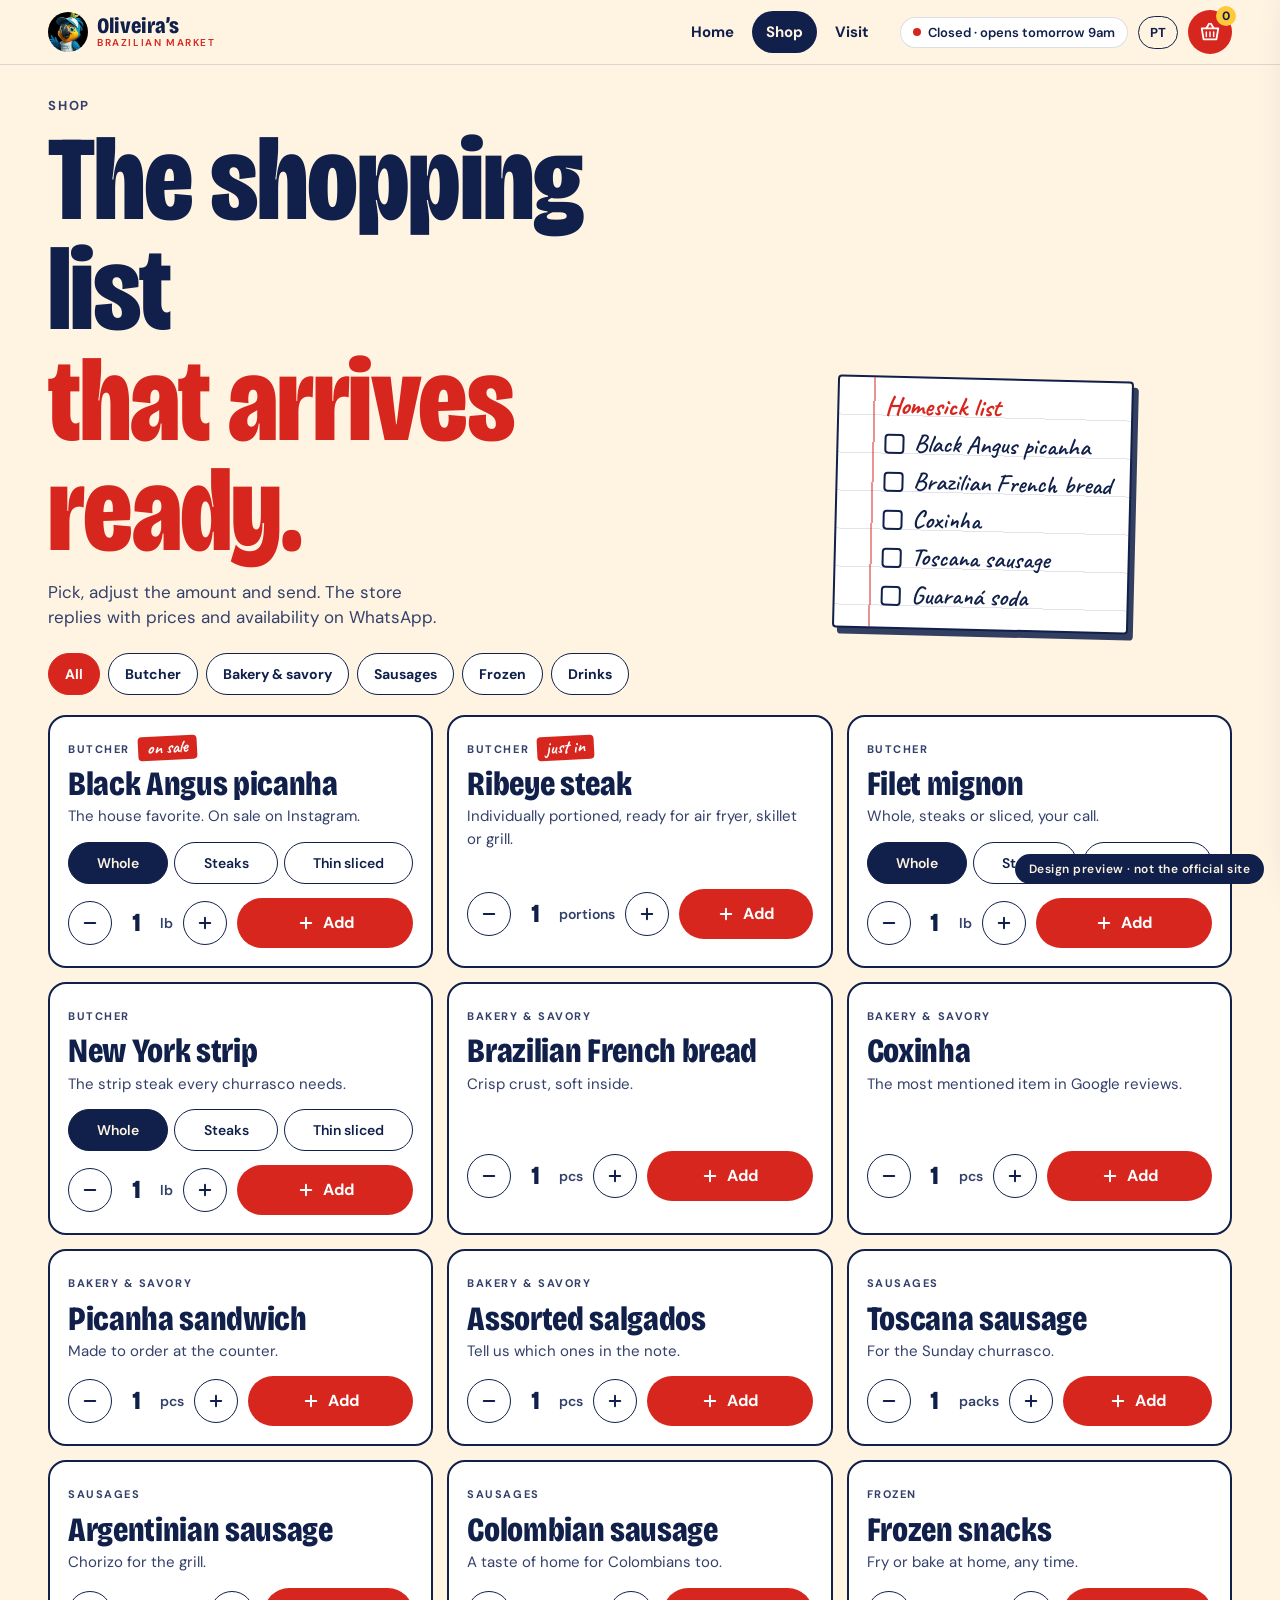
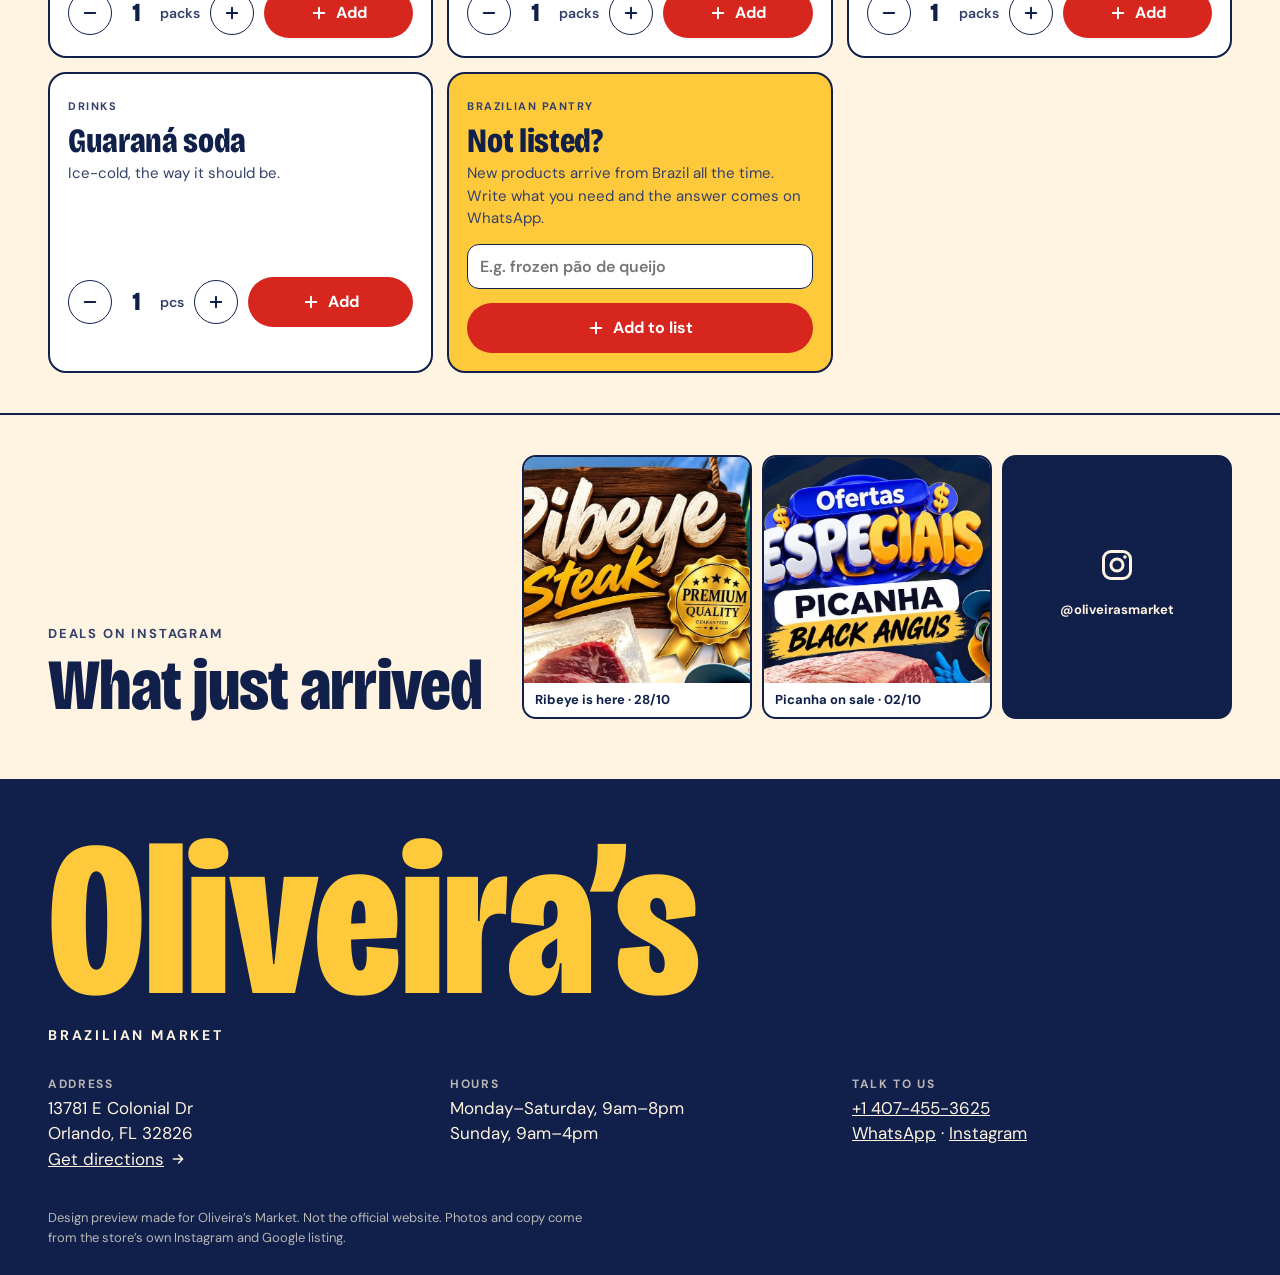
<file: shop.html>
<!doctype html>
<html lang="en" data-page="shop">
<head>
<meta charset="utf-8">
<meta name="viewport" content="width=device-width, initial-scale=1, viewport-fit=cover">
<meta name="robots" content="noindex, nofollow">
<title>Shop · Oliveira’s Market</title>
<meta name="description" content="Butcher, bakery, sausages, frozen snacks and drinks from Brazil. Build your list and send it on WhatsApp.">
<meta name="theme-color" content="#fff4e2">
<link rel="alternate" hreflang="en" href="shop.html">
<link rel="alternate" hreflang="pt-BR" href="pt/shop.html">
<link rel="preload" href="fonts/bricolage.woff2" as="font" type="font/woff2" crossorigin>
<link rel="icon" href="img/mascot.webp">
<link rel="stylesheet" href="styles.css">
<script type="application/ld+json">{"@context":"https://schema.org","@type":"GroceryStore","name":"Oliveira's Market","alternateName":["Oliveira's Brazilian Market","Oliveira's Mini-market"],"telephone":"+1 407-455-3625","address":{"@type":"PostalAddress","streetAddress":"13781 E Colonial Dr","addressLocality":"Orlando","addressRegion":"FL","postalCode":"32826","addressCountry":"US"},"geo":{"@type":"GeoCoordinates","latitude":28.5658746,"longitude":-81.1804772},"openingHoursSpecification":[{"@type":"OpeningHoursSpecification","dayOfWeek":["Monday","Tuesday","Wednesday","Thursday","Friday","Saturday"],"opens":"09:00","closes":"20:00"},{"@type":"OpeningHoursSpecification","dayOfWeek":"Sunday","opens":"09:00","closes":"16:00"}],"servesCuisine":"Brazilian","areaServed":"East Orlando, FL","sameAs":["https://www.instagram.com/oliveirasmarket/","https://linktr.ee/marketoliveiras"]}</script>
</head>
<body>
<a class="skip" href="#main">Skip to content</a>
<div class="preview-tag" role="note">Design preview · not the official site</div>
<header class="top">
  <a class="brand" href="./" aria-label="Oliveira's Market, home">
    <img src="img/mascot.webp" width="40" height="40" alt="">
    <span class="brand-word"><b>Oliveira’s</b><small>Brazilian Market</small></span>
  </a>
  <nav class="nav" aria-label="Main">
    <a href="./">Home</a><a href="shop.html" aria-current="page">Shop</a><a href="visit.html">Visit</a>
  </nav>
  <span class="status" data-status><i></i><span>Mon–Sat 9am–8pm</span></span>
  <a class="lang" href="pt/shop.html" hreflang="pt-BR" lang="pt-BR">PT</a>
  <button class="cart-btn" type="button" data-open-cart aria-label="Open basket"><svg viewBox="0 0 24 24" aria-hidden="true"><path d="M3 8h18l-2 12H5L3 8Z" fill="none" stroke="currentColor" stroke-width="2" stroke-linejoin="round"/><path d="M8 8l3-5M16 8l-3-5" stroke="currentColor" stroke-width="2" stroke-linecap="round"/><path d="M8 12v5M12 12v5M16 12v5" stroke="currentColor" stroke-width="1.6" stroke-linecap="round"/></svg><span class="count" data-count>0</span></button>
</header><main id="main" class="shop">
<section class="page-head">
  <p class="kicker">Shop</p>
  <h1>The shopping list<br><em>that arrives ready.</em></h1>
  <p class="lead">Pick, adjust the amount and send. The store replies with prices and availability on WhatsApp.</p>
  <div class="list-note">
    <p>Homesick list</p>
    <button type="button" data-quick="picanha"><i aria-hidden="true"></i><span>Black Angus picanha</span></button><button type="button" data-quick="paofrances"><i aria-hidden="true"></i><span>Brazilian French bread</span></button><button type="button" data-quick="coxinha"><i aria-hidden="true"></i><span>Coxinha</span></button><button type="button" data-quick="toscana"><i aria-hidden="true"></i><span>Toscana sausage</span></button><button type="button" data-quick="guarana"><i aria-hidden="true"></i><span>Guaraná soda</span></button>
  </div>
</section>
<div class="filters" role="tablist" aria-label="Departments">
  <button type="button" role="tab" aria-selected="true" data-filter="all">All</button>
  <button type="button" role="tab" aria-selected="false" data-filter="butcher">Butcher</button><button type="button" role="tab" aria-selected="false" data-filter="bakery">Bakery & savory</button><button type="button" role="tab" aria-selected="false" data-filter="sausage">Sausages</button><button type="button" role="tab" aria-selected="false" data-filter="frozen">Frozen</button><button type="button" role="tab" aria-selected="false" data-filter="drinks">Drinks</button>
</div>
<section class="grid" data-grid aria-live="polite">
  <article class="item " data-item="picanha" data-dept="butcher">
    <div class="item-head">
      <span class="dept">Butcher</span><span class="flag">on sale</span>
      <h3>Black Angus picanha</h3>
      <p>The house favorite. On sale on Instagram.</p>
    </div>
    <div class="cuts" role="radiogroup" aria-label="How to cut">
        <button type="button" role="radio" aria-checked="true" data-cut="whole">Whole</button><button type="button" role="radio" aria-checked="false" data-cut="steaks">Steaks</button><button type="button" role="radio" aria-checked="false" data-cut="thin">Thin sliced</button>
      </div>
    
    <div class="act">
      <div class="qty" data-qty>
      <button type="button" data-step="-1" aria-label="Less"><svg viewBox="0 0 24 24" aria-hidden="true"><path d="M5 12h14" stroke="currentColor" stroke-width="2.6" stroke-linecap="round"/></svg></button>
      <output data-amount>1</output><span class="unit">lb</span>
      <button type="button" data-step="1" aria-label="More"><svg viewBox="0 0 24 24" aria-hidden="true"><path d="M12 5v14M5 12h14" stroke="currentColor" stroke-width="2.6" stroke-linecap="round"/></svg></button>
    </div>
      <button type="button" class="add" data-add><svg viewBox="0 0 24 24" aria-hidden="true"><path d="M12 5v14M5 12h14" stroke="currentColor" stroke-width="2.6" stroke-linecap="round"/></svg><span data-add-label>Add</span></button>
    </div>
  </article><article class="item " data-item="ribeye" data-dept="butcher">
    <div class="item-head">
      <span class="dept">Butcher</span><span class="flag">just in</span>
      <h3>Ribeye steak</h3>
      <p>Individually portioned, ready for air fryer, skillet or grill.</p>
    </div>
    
    <div class="act">
      <div class="qty" data-qty>
      <button type="button" data-step="-1" aria-label="Less"><svg viewBox="0 0 24 24" aria-hidden="true"><path d="M5 12h14" stroke="currentColor" stroke-width="2.6" stroke-linecap="round"/></svg></button>
      <output data-amount>1</output><span class="unit">portions</span>
      <button type="button" data-step="1" aria-label="More"><svg viewBox="0 0 24 24" aria-hidden="true"><path d="M12 5v14M5 12h14" stroke="currentColor" stroke-width="2.6" stroke-linecap="round"/></svg></button>
    </div>
      <button type="button" class="add" data-add><svg viewBox="0 0 24 24" aria-hidden="true"><path d="M12 5v14M5 12h14" stroke="currentColor" stroke-width="2.6" stroke-linecap="round"/></svg><span data-add-label>Add</span></button>
    </div>
  </article><article class="item " data-item="filet" data-dept="butcher">
    <div class="item-head">
      <span class="dept">Butcher</span>
      <h3>Filet mignon</h3>
      <p>Whole, steaks or sliced, your call.</p>
    </div>
    <div class="cuts" role="radiogroup" aria-label="How to cut">
        <button type="button" role="radio" aria-checked="true" data-cut="whole">Whole</button><button type="button" role="radio" aria-checked="false" data-cut="steaks">Steaks</button><button type="button" role="radio" aria-checked="false" data-cut="thin">Thin sliced</button>
      </div>
    
    <div class="act">
      <div class="qty" data-qty>
      <button type="button" data-step="-1" aria-label="Less"><svg viewBox="0 0 24 24" aria-hidden="true"><path d="M5 12h14" stroke="currentColor" stroke-width="2.6" stroke-linecap="round"/></svg></button>
      <output data-amount>1</output><span class="unit">lb</span>
      <button type="button" data-step="1" aria-label="More"><svg viewBox="0 0 24 24" aria-hidden="true"><path d="M12 5v14M5 12h14" stroke="currentColor" stroke-width="2.6" stroke-linecap="round"/></svg></button>
    </div>
      <button type="button" class="add" data-add><svg viewBox="0 0 24 24" aria-hidden="true"><path d="M12 5v14M5 12h14" stroke="currentColor" stroke-width="2.6" stroke-linecap="round"/></svg><span data-add-label>Add</span></button>
    </div>
  </article><article class="item " data-item="nystrip" data-dept="butcher">
    <div class="item-head">
      <span class="dept">Butcher</span>
      <h3>New York strip</h3>
      <p>The strip steak every churrasco needs.</p>
    </div>
    <div class="cuts" role="radiogroup" aria-label="How to cut">
        <button type="button" role="radio" aria-checked="true" data-cut="whole">Whole</button><button type="button" role="radio" aria-checked="false" data-cut="steaks">Steaks</button><button type="button" role="radio" aria-checked="false" data-cut="thin">Thin sliced</button>
      </div>
    
    <div class="act">
      <div class="qty" data-qty>
      <button type="button" data-step="-1" aria-label="Less"><svg viewBox="0 0 24 24" aria-hidden="true"><path d="M5 12h14" stroke="currentColor" stroke-width="2.6" stroke-linecap="round"/></svg></button>
      <output data-amount>1</output><span class="unit">lb</span>
      <button type="button" data-step="1" aria-label="More"><svg viewBox="0 0 24 24" aria-hidden="true"><path d="M12 5v14M5 12h14" stroke="currentColor" stroke-width="2.6" stroke-linecap="round"/></svg></button>
    </div>
      <button type="button" class="add" data-add><svg viewBox="0 0 24 24" aria-hidden="true"><path d="M12 5v14M5 12h14" stroke="currentColor" stroke-width="2.6" stroke-linecap="round"/></svg><span data-add-label>Add</span></button>
    </div>
  </article><article class="item " data-item="paofrances" data-dept="bakery">
    <div class="item-head">
      <span class="dept">Bakery & savory</span>
      <h3>Brazilian French bread</h3>
      <p>Crisp crust, soft inside.</p>
    </div>
    
    <div class="act">
      <div class="qty" data-qty>
      <button type="button" data-step="-1" aria-label="Less"><svg viewBox="0 0 24 24" aria-hidden="true"><path d="M5 12h14" stroke="currentColor" stroke-width="2.6" stroke-linecap="round"/></svg></button>
      <output data-amount>1</output><span class="unit">pcs</span>
      <button type="button" data-step="1" aria-label="More"><svg viewBox="0 0 24 24" aria-hidden="true"><path d="M12 5v14M5 12h14" stroke="currentColor" stroke-width="2.6" stroke-linecap="round"/></svg></button>
    </div>
      <button type="button" class="add" data-add><svg viewBox="0 0 24 24" aria-hidden="true"><path d="M12 5v14M5 12h14" stroke="currentColor" stroke-width="2.6" stroke-linecap="round"/></svg><span data-add-label>Add</span></button>
    </div>
  </article><article class="item " data-item="coxinha" data-dept="bakery">
    <div class="item-head">
      <span class="dept">Bakery & savory</span>
      <h3>Coxinha</h3>
      <p>The most mentioned item in Google reviews.</p>
    </div>
    
    <div class="act">
      <div class="qty" data-qty>
      <button type="button" data-step="-1" aria-label="Less"><svg viewBox="0 0 24 24" aria-hidden="true"><path d="M5 12h14" stroke="currentColor" stroke-width="2.6" stroke-linecap="round"/></svg></button>
      <output data-amount>1</output><span class="unit">pcs</span>
      <button type="button" data-step="1" aria-label="More"><svg viewBox="0 0 24 24" aria-hidden="true"><path d="M12 5v14M5 12h14" stroke="currentColor" stroke-width="2.6" stroke-linecap="round"/></svg></button>
    </div>
      <button type="button" class="add" data-add><svg viewBox="0 0 24 24" aria-hidden="true"><path d="M12 5v14M5 12h14" stroke="currentColor" stroke-width="2.6" stroke-linecap="round"/></svg><span data-add-label>Add</span></button>
    </div>
  </article><article class="item " data-item="sanduiche" data-dept="bakery">
    <div class="item-head">
      <span class="dept">Bakery & savory</span>
      <h3>Picanha sandwich</h3>
      <p>Made to order at the counter.</p>
    </div>
    
    <div class="act">
      <div class="qty" data-qty>
      <button type="button" data-step="-1" aria-label="Less"><svg viewBox="0 0 24 24" aria-hidden="true"><path d="M5 12h14" stroke="currentColor" stroke-width="2.6" stroke-linecap="round"/></svg></button>
      <output data-amount>1</output><span class="unit">pcs</span>
      <button type="button" data-step="1" aria-label="More"><svg viewBox="0 0 24 24" aria-hidden="true"><path d="M12 5v14M5 12h14" stroke="currentColor" stroke-width="2.6" stroke-linecap="round"/></svg></button>
    </div>
      <button type="button" class="add" data-add><svg viewBox="0 0 24 24" aria-hidden="true"><path d="M12 5v14M5 12h14" stroke="currentColor" stroke-width="2.6" stroke-linecap="round"/></svg><span data-add-label>Add</span></button>
    </div>
  </article><article class="item " data-item="salgados" data-dept="bakery">
    <div class="item-head">
      <span class="dept">Bakery & savory</span>
      <h3>Assorted salgados</h3>
      <p>Tell us which ones in the note.</p>
    </div>
    
    <div class="act">
      <div class="qty" data-qty>
      <button type="button" data-step="-1" aria-label="Less"><svg viewBox="0 0 24 24" aria-hidden="true"><path d="M5 12h14" stroke="currentColor" stroke-width="2.6" stroke-linecap="round"/></svg></button>
      <output data-amount>1</output><span class="unit">pcs</span>
      <button type="button" data-step="1" aria-label="More"><svg viewBox="0 0 24 24" aria-hidden="true"><path d="M12 5v14M5 12h14" stroke="currentColor" stroke-width="2.6" stroke-linecap="round"/></svg></button>
    </div>
      <button type="button" class="add" data-add><svg viewBox="0 0 24 24" aria-hidden="true"><path d="M12 5v14M5 12h14" stroke="currentColor" stroke-width="2.6" stroke-linecap="round"/></svg><span data-add-label>Add</span></button>
    </div>
  </article><article class="item " data-item="toscana" data-dept="sausage">
    <div class="item-head">
      <span class="dept">Sausages</span>
      <h3>Toscana sausage</h3>
      <p>For the Sunday churrasco.</p>
    </div>
    
    <div class="act">
      <div class="qty" data-qty>
      <button type="button" data-step="-1" aria-label="Less"><svg viewBox="0 0 24 24" aria-hidden="true"><path d="M5 12h14" stroke="currentColor" stroke-width="2.6" stroke-linecap="round"/></svg></button>
      <output data-amount>1</output><span class="unit">packs</span>
      <button type="button" data-step="1" aria-label="More"><svg viewBox="0 0 24 24" aria-hidden="true"><path d="M12 5v14M5 12h14" stroke="currentColor" stroke-width="2.6" stroke-linecap="round"/></svg></button>
    </div>
      <button type="button" class="add" data-add><svg viewBox="0 0 24 24" aria-hidden="true"><path d="M12 5v14M5 12h14" stroke="currentColor" stroke-width="2.6" stroke-linecap="round"/></svg><span data-add-label>Add</span></button>
    </div>
  </article><article class="item " data-item="argentina" data-dept="sausage">
    <div class="item-head">
      <span class="dept">Sausages</span>
      <h3>Argentinian sausage</h3>
      <p>Chorizo for the grill.</p>
    </div>
    
    <div class="act">
      <div class="qty" data-qty>
      <button type="button" data-step="-1" aria-label="Less"><svg viewBox="0 0 24 24" aria-hidden="true"><path d="M5 12h14" stroke="currentColor" stroke-width="2.6" stroke-linecap="round"/></svg></button>
      <output data-amount>1</output><span class="unit">packs</span>
      <button type="button" data-step="1" aria-label="More"><svg viewBox="0 0 24 24" aria-hidden="true"><path d="M12 5v14M5 12h14" stroke="currentColor" stroke-width="2.6" stroke-linecap="round"/></svg></button>
    </div>
      <button type="button" class="add" data-add><svg viewBox="0 0 24 24" aria-hidden="true"><path d="M12 5v14M5 12h14" stroke="currentColor" stroke-width="2.6" stroke-linecap="round"/></svg><span data-add-label>Add</span></button>
    </div>
  </article><article class="item " data-item="colombiana" data-dept="sausage">
    <div class="item-head">
      <span class="dept">Sausages</span>
      <h3>Colombian sausage</h3>
      <p>A taste of home for Colombians too.</p>
    </div>
    
    <div class="act">
      <div class="qty" data-qty>
      <button type="button" data-step="-1" aria-label="Less"><svg viewBox="0 0 24 24" aria-hidden="true"><path d="M5 12h14" stroke="currentColor" stroke-width="2.6" stroke-linecap="round"/></svg></button>
      <output data-amount>1</output><span class="unit">packs</span>
      <button type="button" data-step="1" aria-label="More"><svg viewBox="0 0 24 24" aria-hidden="true"><path d="M12 5v14M5 12h14" stroke="currentColor" stroke-width="2.6" stroke-linecap="round"/></svg></button>
    </div>
      <button type="button" class="add" data-add><svg viewBox="0 0 24 24" aria-hidden="true"><path d="M12 5v14M5 12h14" stroke="currentColor" stroke-width="2.6" stroke-linecap="round"/></svg><span data-add-label>Add</span></button>
    </div>
  </article><article class="item " data-item="congelados" data-dept="frozen">
    <div class="item-head">
      <span class="dept">Frozen</span>
      <h3>Frozen snacks</h3>
      <p>Fry or bake at home, any time.</p>
    </div>
    
    <div class="act">
      <div class="qty" data-qty>
      <button type="button" data-step="-1" aria-label="Less"><svg viewBox="0 0 24 24" aria-hidden="true"><path d="M5 12h14" stroke="currentColor" stroke-width="2.6" stroke-linecap="round"/></svg></button>
      <output data-amount>1</output><span class="unit">packs</span>
      <button type="button" data-step="1" aria-label="More"><svg viewBox="0 0 24 24" aria-hidden="true"><path d="M12 5v14M5 12h14" stroke="currentColor" stroke-width="2.6" stroke-linecap="round"/></svg></button>
    </div>
      <button type="button" class="add" data-add><svg viewBox="0 0 24 24" aria-hidden="true"><path d="M12 5v14M5 12h14" stroke="currentColor" stroke-width="2.6" stroke-linecap="round"/></svg><span data-add-label>Add</span></button>
    </div>
  </article><article class="item " data-item="guarana" data-dept="drinks">
    <div class="item-head">
      <span class="dept">Drinks</span>
      <h3>Guaraná soda</h3>
      <p>Ice-cold, the way it should be.</p>
    </div>
    
    <div class="act">
      <div class="qty" data-qty>
      <button type="button" data-step="-1" aria-label="Less"><svg viewBox="0 0 24 24" aria-hidden="true"><path d="M5 12h14" stroke="currentColor" stroke-width="2.6" stroke-linecap="round"/></svg></button>
      <output data-amount>1</output><span class="unit">pcs</span>
      <button type="button" data-step="1" aria-label="More"><svg viewBox="0 0 24 24" aria-hidden="true"><path d="M12 5v14M5 12h14" stroke="currentColor" stroke-width="2.6" stroke-linecap="round"/></svg></button>
    </div>
      <button type="button" class="add" data-add><svg viewBox="0 0 24 24" aria-hidden="true"><path d="M12 5v14M5 12h14" stroke="currentColor" stroke-width="2.6" stroke-linecap="round"/></svg><span data-add-label>Add</span></button>
    </div>
  </article>
  <article class="item ask" data-dept="all">
    <div class="item-head">
      <span class="dept">Brazilian pantry</span>
      <h3>Not listed?</h3>
      <p>New products arrive from Brazil all the time. Write what you need and the answer comes on WhatsApp.</p>
    </div>
    <label class="field"><span class="sr">What are you looking for</span><input data-ask placeholder="E.g. frozen pão de queijo"></label>
    <button type="button" class="add" data-ask-add><svg viewBox="0 0 24 24" aria-hidden="true"><path d="M12 5v14M5 12h14" stroke="currentColor" stroke-width="2.6" stroke-linecap="round"/></svg><span>Add to list</span></button>
  </article>
</section>
<section class="ig-strip">
  <div>
    <p class="kicker">Deals on Instagram</p>
    <h2>What just arrived</h2>
  </div>
  <div class="ig-posts">
    <a href="https://www.instagram.com/p/DfDg21hJerw/" target="_blank" rel="noopener"><img src="img/post-ribeye.webp" width="640" height="639" loading="lazy" alt="Instagram post: Ribeye Steak"><span>Ribeye is here · 28/10</span></a>
    <a href="https://www.instagram.com/p/DeA_n_ijKLk/" target="_blank" rel="noopener"><img src="img/post-picanha.webp" width="640" height="639" loading="lazy" alt="Instagram post: Black Angus picanha on sale"><span>Picanha on sale · 02/10</span></a>
    <a class="ig-more" href="https://www.instagram.com/oliveirasmarket/" target="_blank" rel="noopener"><svg viewBox="0 0 24 24" aria-hidden="true"><rect x="3" y="3" width="18" height="18" rx="5" fill="none" stroke="currentColor" stroke-width="2"/><circle cx="12" cy="12" r="4" fill="none" stroke="currentColor" stroke-width="2"/><circle cx="17.3" cy="6.7" r="1.2" fill="currentColor"/></svg><span>@oliveirasmarket</span></a>
  </div>
</section>
</main>
<div class="scrim" data-scrim hidden></div>
<aside class="drawer" id="cart" aria-label="Your basket" aria-hidden="true" inert>
  <div class="drawer-head">
    <h2>Your basket</h2>
    <button type="button" class="x" data-close-cart aria-label="Close"><svg viewBox="0 0 24 24" aria-hidden="true"><path d="M6 6l12 12M18 6 6 18" stroke="currentColor" stroke-width="2.4" stroke-linecap="round"/></svg></button>
  </div>
  <div class="drawer-body">
    <p class="empty" data-empty>Your basket is empty. Tap + on any product or write below what you’re looking for.</p>
    <ul class="lines" data-lines></ul>
    <label class="field"><span>Looking for something from Brazil that isn’t listed?</span>
      <textarea data-extra rows="2" placeholder="E.g. cassava flour, requeijão, 2 L Guaraná"></textarea></label>
    <fieldset class="mode">
      <legend>How would you like it?</legend>
      <label><input type="radio" name="mode" value="pickup" checked><span>Pick up in store</span></label>
      <label><input type="radio" name="mode" value="delivery"><span>Delivery (to arrange)</span></label>
    </fieldset>
    <div class="row2">
      <label class="field"><span>Your name</span><input data-name autocomplete="given-name" placeholder="Optional"></label>
      <label class="field"><span data-when-label>When?</span><input data-when placeholder="E.g. today at 6pm"></label>
    </div>
    <label class="field" data-zip-wrap hidden><span>Delivery neighborhood or ZIP</span><input data-zip inputmode="text" placeholder="E.g. Waterford Lakes, 32828"></label>
    <div class="ticket" aria-live="polite">
      <span class="ticket-label">Message that goes to the store’s WhatsApp</span>
      <pre data-preview></pre>
    </div>
  </div>
  <div class="drawer-foot">
    <a class="btn wa" data-send href="https://wa.me/14074553625?text=Hi%2C%20Oliveira%E2%80%99s!" target="_blank" rel="noopener"><svg viewBox="0 0 24 24" aria-hidden="true"><path d="M12 3a9 9 0 0 0-7.8 13.5L3 21l4.6-1.2A9 9 0 1 0 12 3Z" fill="none" stroke="currentColor" stroke-width="2" stroke-linejoin="round"/><path d="M8.6 8.2c.2-.5.6-.5.9-.5h.5c.2 0 .4 0 .6.5l.7 1.7c.1.2 0 .4-.1.6l-.5.6c-.1.1-.2.3 0 .5.5.9 1.4 1.8 2.4 2.3.2.1.4.1.5 0l.7-.8c.2-.2.4-.2.6-.1l1.6.8c.2.1.4.2.4.4 0 .9-.6 1.7-1.6 1.9-.9.2-2.2 0-4-1.1-2-1.3-3.1-3.1-3.4-3.9-.4-1-.2-1.9.3-2.9Z" fill="currentColor"/></svg><span>Send on WhatsApp</span></a>
    <a class="btn ghost" href="tel:+14074553625"><svg viewBox="0 0 24 24" aria-hidden="true"><path d="M5 3h4l2 5-2.5 1.5a11 11 0 0 0 6 6L16 13l5 2v4a2 2 0 0 1-2 2A16 16 0 0 1 3 5a2 2 0 0 1 2-2Z" fill="none" stroke="currentColor" stroke-width="2" stroke-linejoin="round"/></svg><span>I’d rather call</span></a>
    <p class="fine">The store confirms prices and availability on WhatsApp before packing your order.</p>
  </div>
</aside><div class="dock" role="navigation" aria-label="Quick actions">
    <button type="button" class="dock-cart" data-open-cart><svg viewBox="0 0 24 24" aria-hidden="true"><path d="M3 8h18l-2 12H5L3 8Z" fill="none" stroke="currentColor" stroke-width="2" stroke-linejoin="round"/><path d="M8 8l3-5M16 8l-3-5" stroke="currentColor" stroke-width="2" stroke-linecap="round"/><path d="M8 12v5M12 12v5M16 12v5" stroke="currentColor" stroke-width="1.6" stroke-linecap="round"/></svg><span>Basket</span><b data-count>0</b></button>
    <a class="dock-wa" data-quick-wa href="https://wa.me/14074553625?text=Hi%2C%20Oliveira%E2%80%99s!%20I%20found%20you%20on%20your%20website." target="_blank" rel="noopener"><svg viewBox="0 0 24 24" aria-hidden="true"><path d="M12 3a9 9 0 0 0-7.8 13.5L3 21l4.6-1.2A9 9 0 1 0 12 3Z" fill="none" stroke="currentColor" stroke-width="2" stroke-linejoin="round"/><path d="M8.6 8.2c.2-.5.6-.5.9-.5h.5c.2 0 .4 0 .6.5l.7 1.7c.1.2 0 .4-.1.6l-.5.6c-.1.1-.2.3 0 .5.5.9 1.4 1.8 2.4 2.3.2.1.4.1.5 0l.7-.8c.2-.2.4-.2.6-.1l1.6.8c.2.1.4.2.4.4 0 .9-.6 1.7-1.6 1.9-.9.2-2.2 0-4-1.1-2-1.3-3.1-3.1-3.4-3.9-.4-1-.2-1.9.3-2.9Z" fill="currentColor"/></svg><span>WhatsApp</span></a>
    <a class="dock-call" href="tel:+14074553625" aria-label="Call the store"><svg viewBox="0 0 24 24" aria-hidden="true"><path d="M5 3h4l2 5-2.5 1.5a11 11 0 0 0 6 6L16 13l5 2v4a2 2 0 0 1-2 2A16 16 0 0 1 3 5a2 2 0 0 1 2-2Z" fill="none" stroke="currentColor" stroke-width="2" stroke-linejoin="round"/></svg></a>
  </div><footer class="foot">
  <div class="foot-big">Oliveira’s<span>Brazilian Market</span></div>
  <div class="foot-cols">
    <div><h4>Address</h4><p>13781 E Colonial Dr<br>Orlando, FL 32826</p><a href="https://www.google.com/maps/dir/?api=1&destination=Oliveira%E2%80%99s+Market%2C+13781+E+Colonial+Dr%2C+Orlando%2C+FL+32826" target="_blank" rel="noopener">Get directions <svg viewBox="0 0 24 24" aria-hidden="true"><path d="M5 12h13M13 6l6 6-6 6" fill="none" stroke="currentColor" stroke-width="2.2" stroke-linecap="round" stroke-linejoin="round"/></svg></a></div>
    <div><h4>Hours</h4><p>Monday–Saturday, 9am–8pm<br>Sunday, 9am–4pm</p></div>
    <div><h4>Talk to us</h4><p><a href="tel:+14074553625">+1 407-455-3625</a><br><a href="https://wa.me/14074553625?text=Hi%2C%20Oliveira%E2%80%99s!" target="_blank" rel="noopener">WhatsApp</a> · <a href="https://www.instagram.com/oliveirasmarket/" target="_blank" rel="noopener">Instagram</a></p></div>
  </div>
  <p class="foot-note">Design preview made for Oliveira’s Market. Not the official website. Photos and copy come from the store’s own Instagram and Google listing.</p>
</footer>
<script>window.BIZ={"wa":"14074553625","hours":[[9,16],[9,20],[9,20],[9,20],[9,20],[9,20],[9,20]]};window.ITEMS=[{"id":"picanha","unit":"lb","cut":true,"pt":"Picanha Black Angus","en":"Black Angus picanha"},{"id":"ribeye","unit":"pc","cut":false,"pt":"Ribeye (bife ancho)","en":"Ribeye steak"},{"id":"filet","unit":"lb","cut":true,"pt":"Filé mignon","en":"Filet mignon"},{"id":"nystrip","unit":"lb","cut":true,"pt":"Contrafilé (New York strip)","en":"New York strip"},{"id":"paofrances","unit":"un","cut":false,"pt":"Pão francês","en":"Brazilian French bread"},{"id":"coxinha","unit":"un","cut":false,"pt":"Coxinha","en":"Coxinha"},{"id":"sanduiche","unit":"un","cut":false,"pt":"Sanduíche de picanha","en":"Picanha sandwich"},{"id":"salgados","unit":"un","cut":false,"pt":"Salgados variados","en":"Assorted salgados"},{"id":"toscana","unit":"pk","cut":false,"pt":"Linguiça toscana","en":"Toscana sausage"},{"id":"argentina","unit":"pk","cut":false,"pt":"Linguiça argentina","en":"Argentinian sausage"},{"id":"colombiana","unit":"pk","cut":false,"pt":"Linguiça colombiana","en":"Colombian sausage"},{"id":"congelados","unit":"pk","cut":false,"pt":"Salgadinhos congelados","en":"Frozen snacks"},{"id":"guarana","unit":"un","cut":false,"pt":"Guaraná","en":"Guaraná soda"}];</script>
<script src="vendor/gsap.min.js" defer></script>
<script src="vendor/ScrollTrigger.min.js" defer></script>
<script src="app.js" defer></script>
</body>
</html>
</file>
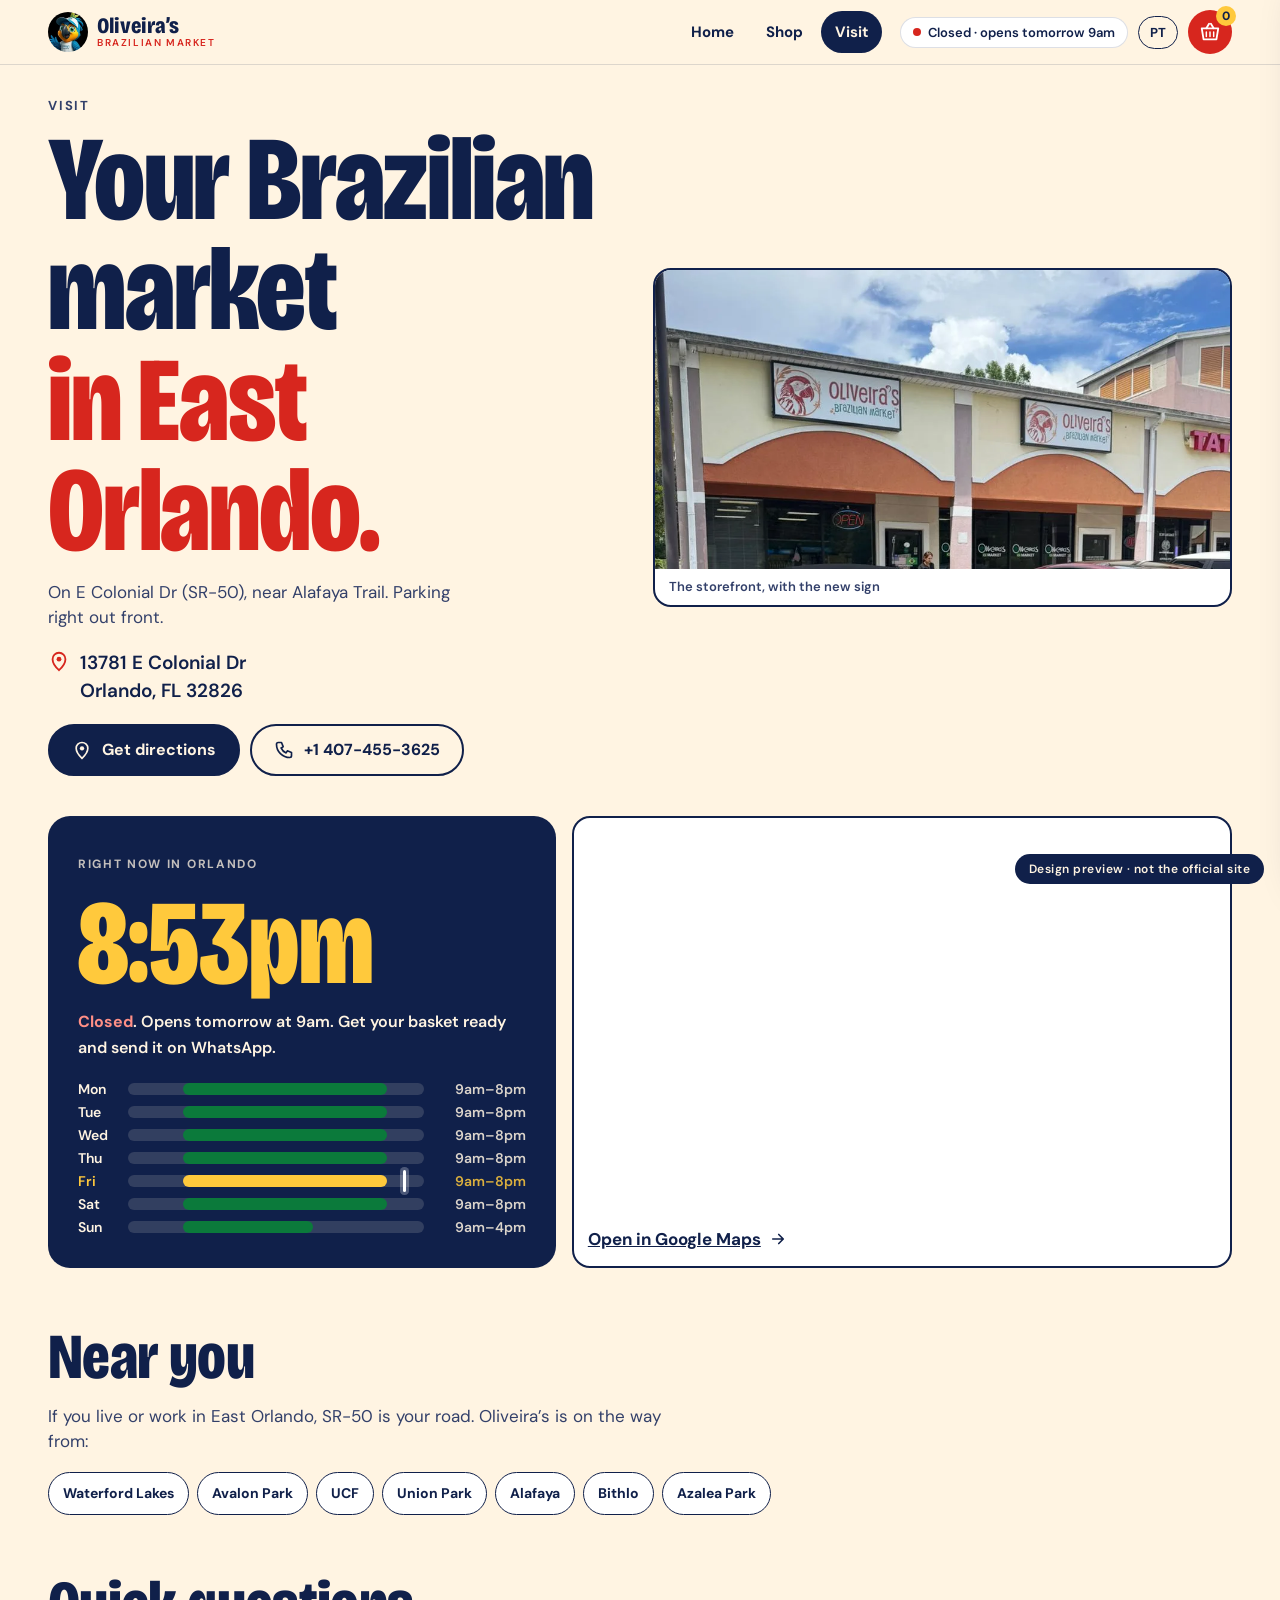
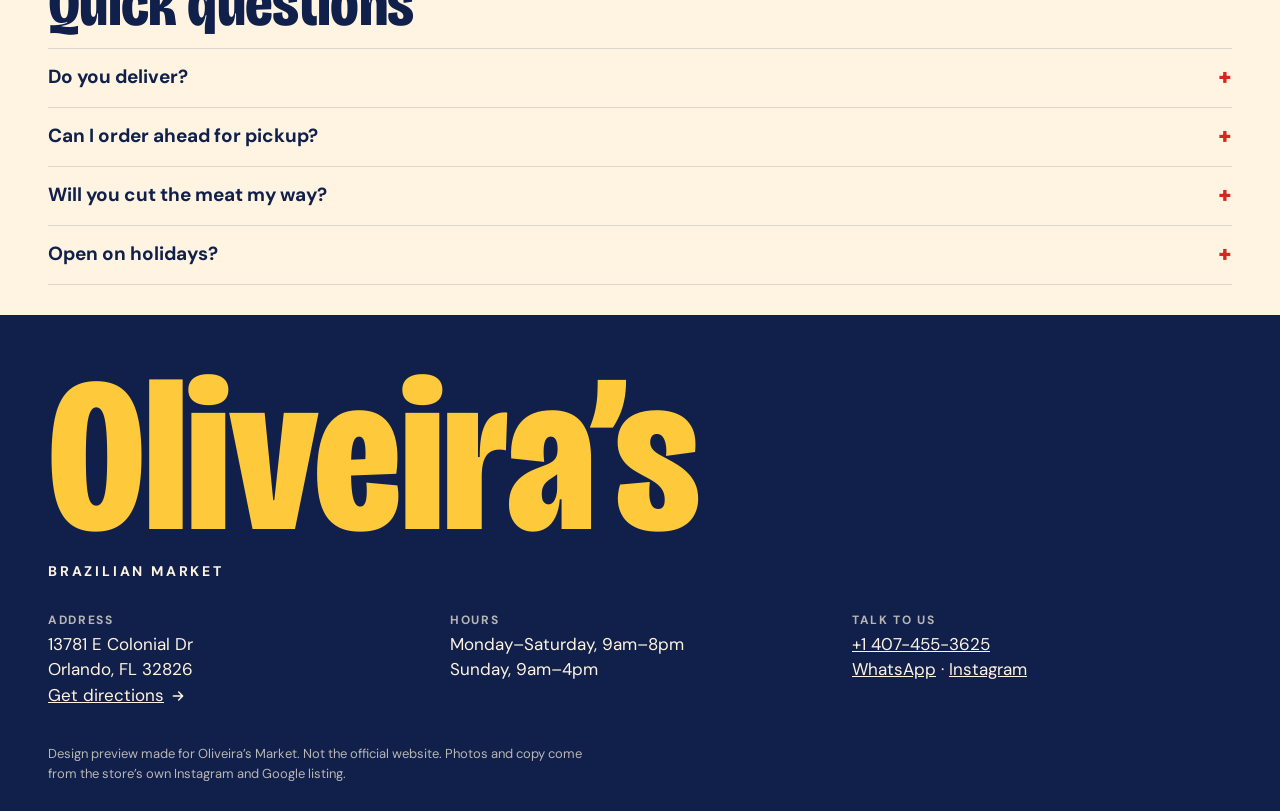
<file: visit.html>
<!doctype html>
<html lang="en" data-page="visit">
<head>
<meta charset="utf-8">
<meta name="viewport" content="width=device-width, initial-scale=1, viewport-fit=cover">
<meta name="robots" content="noindex, nofollow">
<title>Visit · Oliveira’s Market, East Orlando</title>
<meta name="description" content="Hours, map and directions to Oliveira’s Market, 13781 E Colonial Dr, Orlando, FL 32826.">
<meta name="theme-color" content="#fff4e2">
<link rel="alternate" hreflang="en" href="visit.html">
<link rel="alternate" hreflang="pt-BR" href="pt/visit.html">
<link rel="preload" href="fonts/bricolage.woff2" as="font" type="font/woff2" crossorigin>
<link rel="icon" href="img/mascot.webp">
<link rel="stylesheet" href="styles.css">
<script type="application/ld+json">{"@context":"https://schema.org","@type":"GroceryStore","name":"Oliveira's Market","alternateName":["Oliveira's Brazilian Market","Oliveira's Mini-market"],"telephone":"+1 407-455-3625","address":{"@type":"PostalAddress","streetAddress":"13781 E Colonial Dr","addressLocality":"Orlando","addressRegion":"FL","postalCode":"32826","addressCountry":"US"},"geo":{"@type":"GeoCoordinates","latitude":28.5658746,"longitude":-81.1804772},"openingHoursSpecification":[{"@type":"OpeningHoursSpecification","dayOfWeek":["Monday","Tuesday","Wednesday","Thursday","Friday","Saturday"],"opens":"09:00","closes":"20:00"},{"@type":"OpeningHoursSpecification","dayOfWeek":"Sunday","opens":"09:00","closes":"16:00"}],"servesCuisine":"Brazilian","areaServed":"East Orlando, FL","sameAs":["https://www.instagram.com/oliveirasmarket/","https://linktr.ee/marketoliveiras"]}</script>
</head>
<body>
<a class="skip" href="#main">Skip to content</a>
<div class="preview-tag" role="note">Design preview · not the official site</div>
<header class="top">
  <a class="brand" href="./" aria-label="Oliveira's Market, home">
    <img src="img/mascot.webp" width="40" height="40" alt="">
    <span class="brand-word"><b>Oliveira’s</b><small>Brazilian Market</small></span>
  </a>
  <nav class="nav" aria-label="Main">
    <a href="./">Home</a><a href="shop.html">Shop</a><a href="visit.html" aria-current="page">Visit</a>
  </nav>
  <span class="status" data-status><i></i><span>Mon–Sat 9am–8pm</span></span>
  <a class="lang" href="pt/visit.html" hreflang="pt-BR" lang="pt-BR">PT</a>
  <button class="cart-btn" type="button" data-open-cart aria-label="Open basket"><svg viewBox="0 0 24 24" aria-hidden="true"><path d="M3 8h18l-2 12H5L3 8Z" fill="none" stroke="currentColor" stroke-width="2" stroke-linejoin="round"/><path d="M8 8l3-5M16 8l-3-5" stroke="currentColor" stroke-width="2" stroke-linecap="round"/><path d="M8 12v5M12 12v5M16 12v5" stroke="currentColor" stroke-width="1.6" stroke-linecap="round"/></svg><span class="count" data-count>0</span></button>
</header><main id="main" class="visit">
<section class="page-head visit-head">
  <div>
    <p class="kicker">Visit</p>
    <h1>Your Brazilian market<br><em>in East Orlando.</em></h1>
    <p class="lead">On E Colonial Dr (SR-50), near Alafaya Trail. Parking right out front.</p>
    <p class="addr big"><svg viewBox="0 0 24 24" aria-hidden="true"><path d="M12 22s7-6.4 7-12a7 7 0 0 0-14 0c0 5.6 7 12 7 12Z" fill="none" stroke="currentColor" stroke-width="2"/><circle cx="12" cy="10" r="2.6" fill="currentColor"/></svg><span>13781 E Colonial Dr<br>Orlando, FL 32826</span></p>
    <div class="hero-ctas">
      <a class="btn dark" href="https://www.google.com/maps/dir/?api=1&destination=Oliveira%E2%80%99s+Market%2C+13781+E+Colonial+Dr%2C+Orlando%2C+FL+32826" target="_blank" rel="noopener"><svg viewBox="0 0 24 24" aria-hidden="true"><path d="M12 22s7-6.4 7-12a7 7 0 0 0-14 0c0 5.6 7 12 7 12Z" fill="none" stroke="currentColor" stroke-width="2"/><circle cx="12" cy="10" r="2.6" fill="currentColor"/></svg><span>Get directions</span></a>
      <a class="btn ghost" href="tel:+14074553625"><svg viewBox="0 0 24 24" aria-hidden="true"><path d="M5 3h4l2 5-2.5 1.5a11 11 0 0 0 6 6L16 13l5 2v4a2 2 0 0 1-2 2A16 16 0 0 1 3 5a2 2 0 0 1 2-2Z" fill="none" stroke="currentColor" stroke-width="2" stroke-linejoin="round"/></svg><span>+1 407-455-3625</span></a>
    </div>
  </div>
  <figure class="facade">
    <img src="img/facade.webp" width="960" height="500" alt="Oliveira’s Brazilian Market storefront on E Colonial Dr">
    <figcaption>The storefront, with the new sign</figcaption>
  </figure>
</section>
<section class="visit-grid">
  <div class="board" data-board>
    <div class="board-now">
      <span class="board-label">Right now in Orlando</span>
      <strong class="board-clock" data-clock>--:--</strong>
      <span class="board-state" data-state>Mon–Sat 9am–8pm · Sun 9am–4pm</span>
    </div>
    <ol class="week" aria-label="Weekly hours">
      <li data-day="1"><span class="d">Mon</span><span class="bar"><b style="left:18.75%;width:68.75%"></b><i class="now" hidden></i></span><span class="h">9am–8pm</span></li><li data-day="2"><span class="d">Tue</span><span class="bar"><b style="left:18.75%;width:68.75%"></b><i class="now" hidden></i></span><span class="h">9am–8pm</span></li><li data-day="3"><span class="d">Wed</span><span class="bar"><b style="left:18.75%;width:68.75%"></b><i class="now" hidden></i></span><span class="h">9am–8pm</span></li><li data-day="4"><span class="d">Thu</span><span class="bar"><b style="left:18.75%;width:68.75%"></b><i class="now" hidden></i></span><span class="h">9am–8pm</span></li><li data-day="5"><span class="d">Fri</span><span class="bar"><b style="left:18.75%;width:68.75%"></b><i class="now" hidden></i></span><span class="h">9am–8pm</span></li><li data-day="6"><span class="d">Sat</span><span class="bar"><b style="left:18.75%;width:68.75%"></b><i class="now" hidden></i></span><span class="h">9am–8pm</span></li><li data-day="0"><span class="d">Sun</span><span class="bar"><b style="left:18.75%;width:43.75%"></b><i class="now" hidden></i></span><span class="h">9am–4pm</span></li>
    </ol>
  </div>
  <div class="map-card">
    <iframe title="Map: Oliveira’s Market" src="https://www.google.com/maps?q=Oliveira%E2%80%99s+Market,+13781+E+Colonial+Dr,+Orlando,+FL+32826&z=15&output=embed" loading="lazy" referrerpolicy="no-referrer-when-downgrade"></iframe>
    <a href="https://www.google.com/maps/place/Oliveira%E2%80%99s+Market/@28.5658746,-81.1804772,17z/data=!4m6!3m5!1s0x88e76788a47ed0b5:0x7f31cd344c4ef8c0!8m2!3d28.5658746!4d-81.1804772" target="_blank" rel="noopener">Open in Google Maps <svg viewBox="0 0 24 24" aria-hidden="true"><path d="M5 12h13M13 6l6 6-6 6" fill="none" stroke="currentColor" stroke-width="2.2" stroke-linecap="round" stroke-linejoin="round"/></svg></a>
  </div>
</section>
<section class="near">
  <h2>Near you</h2>
  <p>If you live or work in East Orlando, SR-50 is your road. Oliveira’s is on the way from:</p>
  <ul class="chips"><li>Waterford Lakes</li><li>Avalon Park</li><li>UCF</li><li>Union Park</li><li>Alafaya</li><li>Bithlo</li><li>Azalea Park</li></ul>
</section>
<section class="faq">
  <h2>Quick questions</h2>
  <details><summary>Do you deliver?</summary><p>Yes. Build your basket, choose “Delivery” and add your neighborhood or ZIP: the store confirms the area, fee and time on WhatsApp.</p></details><details><summary>Can I order ahead for pickup?</summary><p>Yes. Send your list on WhatsApp with the time you’ll stop by and the store packs it.</p></details><details><summary>Will you cut the meat my way?</summary><p>At the butcher counter you can choose whole, steaks or thin sliced.</p></details><details><summary>Open on holidays?</summary><p>Special hours go out on Instagram and the deals group. On July 4th, for example, the store opened 8am–4pm.</p></details>
</section>
</main>
<div class="scrim" data-scrim hidden></div>
<aside class="drawer" id="cart" aria-label="Your basket" aria-hidden="true" inert>
  <div class="drawer-head">
    <h2>Your basket</h2>
    <button type="button" class="x" data-close-cart aria-label="Close"><svg viewBox="0 0 24 24" aria-hidden="true"><path d="M6 6l12 12M18 6 6 18" stroke="currentColor" stroke-width="2.4" stroke-linecap="round"/></svg></button>
  </div>
  <div class="drawer-body">
    <p class="empty" data-empty>Your basket is empty. Tap + on any product or write below what you’re looking for.</p>
    <ul class="lines" data-lines></ul>
    <label class="field"><span>Looking for something from Brazil that isn’t listed?</span>
      <textarea data-extra rows="2" placeholder="E.g. cassava flour, requeijão, 2 L Guaraná"></textarea></label>
    <fieldset class="mode">
      <legend>How would you like it?</legend>
      <label><input type="radio" name="mode" value="pickup" checked><span>Pick up in store</span></label>
      <label><input type="radio" name="mode" value="delivery"><span>Delivery (to arrange)</span></label>
    </fieldset>
    <div class="row2">
      <label class="field"><span>Your name</span><input data-name autocomplete="given-name" placeholder="Optional"></label>
      <label class="field"><span data-when-label>When?</span><input data-when placeholder="E.g. today at 6pm"></label>
    </div>
    <label class="field" data-zip-wrap hidden><span>Delivery neighborhood or ZIP</span><input data-zip inputmode="text" placeholder="E.g. Waterford Lakes, 32828"></label>
    <div class="ticket" aria-live="polite">
      <span class="ticket-label">Message that goes to the store’s WhatsApp</span>
      <pre data-preview></pre>
    </div>
  </div>
  <div class="drawer-foot">
    <a class="btn wa" data-send href="https://wa.me/14074553625?text=Hi%2C%20Oliveira%E2%80%99s!" target="_blank" rel="noopener"><svg viewBox="0 0 24 24" aria-hidden="true"><path d="M12 3a9 9 0 0 0-7.8 13.5L3 21l4.6-1.2A9 9 0 1 0 12 3Z" fill="none" stroke="currentColor" stroke-width="2" stroke-linejoin="round"/><path d="M8.6 8.2c.2-.5.6-.5.9-.5h.5c.2 0 .4 0 .6.5l.7 1.7c.1.2 0 .4-.1.6l-.5.6c-.1.1-.2.3 0 .5.5.9 1.4 1.8 2.4 2.3.2.1.4.1.5 0l.7-.8c.2-.2.4-.2.6-.1l1.6.8c.2.1.4.2.4.4 0 .9-.6 1.7-1.6 1.9-.9.2-2.2 0-4-1.1-2-1.3-3.1-3.1-3.4-3.9-.4-1-.2-1.9.3-2.9Z" fill="currentColor"/></svg><span>Send on WhatsApp</span></a>
    <a class="btn ghost" href="tel:+14074553625"><svg viewBox="0 0 24 24" aria-hidden="true"><path d="M5 3h4l2 5-2.5 1.5a11 11 0 0 0 6 6L16 13l5 2v4a2 2 0 0 1-2 2A16 16 0 0 1 3 5a2 2 0 0 1 2-2Z" fill="none" stroke="currentColor" stroke-width="2" stroke-linejoin="round"/></svg><span>I’d rather call</span></a>
    <p class="fine">The store confirms prices and availability on WhatsApp before packing your order.</p>
  </div>
</aside><div class="dock" role="navigation" aria-label="Quick actions">
    <button type="button" class="dock-cart" data-open-cart><svg viewBox="0 0 24 24" aria-hidden="true"><path d="M3 8h18l-2 12H5L3 8Z" fill="none" stroke="currentColor" stroke-width="2" stroke-linejoin="round"/><path d="M8 8l3-5M16 8l-3-5" stroke="currentColor" stroke-width="2" stroke-linecap="round"/><path d="M8 12v5M12 12v5M16 12v5" stroke="currentColor" stroke-width="1.6" stroke-linecap="round"/></svg><span>Basket</span><b data-count>0</b></button>
    <a class="dock-wa" data-quick-wa href="https://wa.me/14074553625?text=Hi%2C%20Oliveira%E2%80%99s!%20I%20found%20you%20on%20your%20website." target="_blank" rel="noopener"><svg viewBox="0 0 24 24" aria-hidden="true"><path d="M12 3a9 9 0 0 0-7.8 13.5L3 21l4.6-1.2A9 9 0 1 0 12 3Z" fill="none" stroke="currentColor" stroke-width="2" stroke-linejoin="round"/><path d="M8.6 8.2c.2-.5.6-.5.9-.5h.5c.2 0 .4 0 .6.5l.7 1.7c.1.2 0 .4-.1.6l-.5.6c-.1.1-.2.3 0 .5.5.9 1.4 1.8 2.4 2.3.2.1.4.1.5 0l.7-.8c.2-.2.4-.2.6-.1l1.6.8c.2.1.4.2.4.4 0 .9-.6 1.7-1.6 1.9-.9.2-2.2 0-4-1.1-2-1.3-3.1-3.1-3.4-3.9-.4-1-.2-1.9.3-2.9Z" fill="currentColor"/></svg><span>WhatsApp</span></a>
    <a class="dock-call" href="tel:+14074553625" aria-label="Call the store"><svg viewBox="0 0 24 24" aria-hidden="true"><path d="M5 3h4l2 5-2.5 1.5a11 11 0 0 0 6 6L16 13l5 2v4a2 2 0 0 1-2 2A16 16 0 0 1 3 5a2 2 0 0 1 2-2Z" fill="none" stroke="currentColor" stroke-width="2" stroke-linejoin="round"/></svg></a>
  </div><footer class="foot">
  <div class="foot-big">Oliveira’s<span>Brazilian Market</span></div>
  <div class="foot-cols">
    <div><h4>Address</h4><p>13781 E Colonial Dr<br>Orlando, FL 32826</p><a href="https://www.google.com/maps/dir/?api=1&destination=Oliveira%E2%80%99s+Market%2C+13781+E+Colonial+Dr%2C+Orlando%2C+FL+32826" target="_blank" rel="noopener">Get directions <svg viewBox="0 0 24 24" aria-hidden="true"><path d="M5 12h13M13 6l6 6-6 6" fill="none" stroke="currentColor" stroke-width="2.2" stroke-linecap="round" stroke-linejoin="round"/></svg></a></div>
    <div><h4>Hours</h4><p>Monday–Saturday, 9am–8pm<br>Sunday, 9am–4pm</p></div>
    <div><h4>Talk to us</h4><p><a href="tel:+14074553625">+1 407-455-3625</a><br><a href="https://wa.me/14074553625?text=Hi%2C%20Oliveira%E2%80%99s!" target="_blank" rel="noopener">WhatsApp</a> · <a href="https://www.instagram.com/oliveirasmarket/" target="_blank" rel="noopener">Instagram</a></p></div>
  </div>
  <p class="foot-note">Design preview made for Oliveira’s Market. Not the official website. Photos and copy come from the store’s own Instagram and Google listing.</p>
</footer>
<script>window.BIZ={"wa":"14074553625","hours":[[9,16],[9,20],[9,20],[9,20],[9,20],[9,20],[9,20]]};window.ITEMS=[{"id":"picanha","unit":"lb","cut":true,"pt":"Picanha Black Angus","en":"Black Angus picanha"},{"id":"ribeye","unit":"pc","cut":false,"pt":"Ribeye (bife ancho)","en":"Ribeye steak"},{"id":"filet","unit":"lb","cut":true,"pt":"Filé mignon","en":"Filet mignon"},{"id":"nystrip","unit":"lb","cut":true,"pt":"Contrafilé (New York strip)","en":"New York strip"},{"id":"paofrances","unit":"un","cut":false,"pt":"Pão francês","en":"Brazilian French bread"},{"id":"coxinha","unit":"un","cut":false,"pt":"Coxinha","en":"Coxinha"},{"id":"sanduiche","unit":"un","cut":false,"pt":"Sanduíche de picanha","en":"Picanha sandwich"},{"id":"salgados","unit":"un","cut":false,"pt":"Salgados variados","en":"Assorted salgados"},{"id":"toscana","unit":"pk","cut":false,"pt":"Linguiça toscana","en":"Toscana sausage"},{"id":"argentina","unit":"pk","cut":false,"pt":"Linguiça argentina","en":"Argentinian sausage"},{"id":"colombiana","unit":"pk","cut":false,"pt":"Linguiça colombiana","en":"Colombian sausage"},{"id":"congelados","unit":"pk","cut":false,"pt":"Salgadinhos congelados","en":"Frozen snacks"},{"id":"guarana","unit":"un","cut":false,"pt":"Guaraná","en":"Guaraná soda"}];</script>
<script src="vendor/gsap.min.js" defer></script>
<script src="vendor/ScrollTrigger.min.js" defer></script>
<script src="app.js" defer></script>
</body>
</html>
</file>
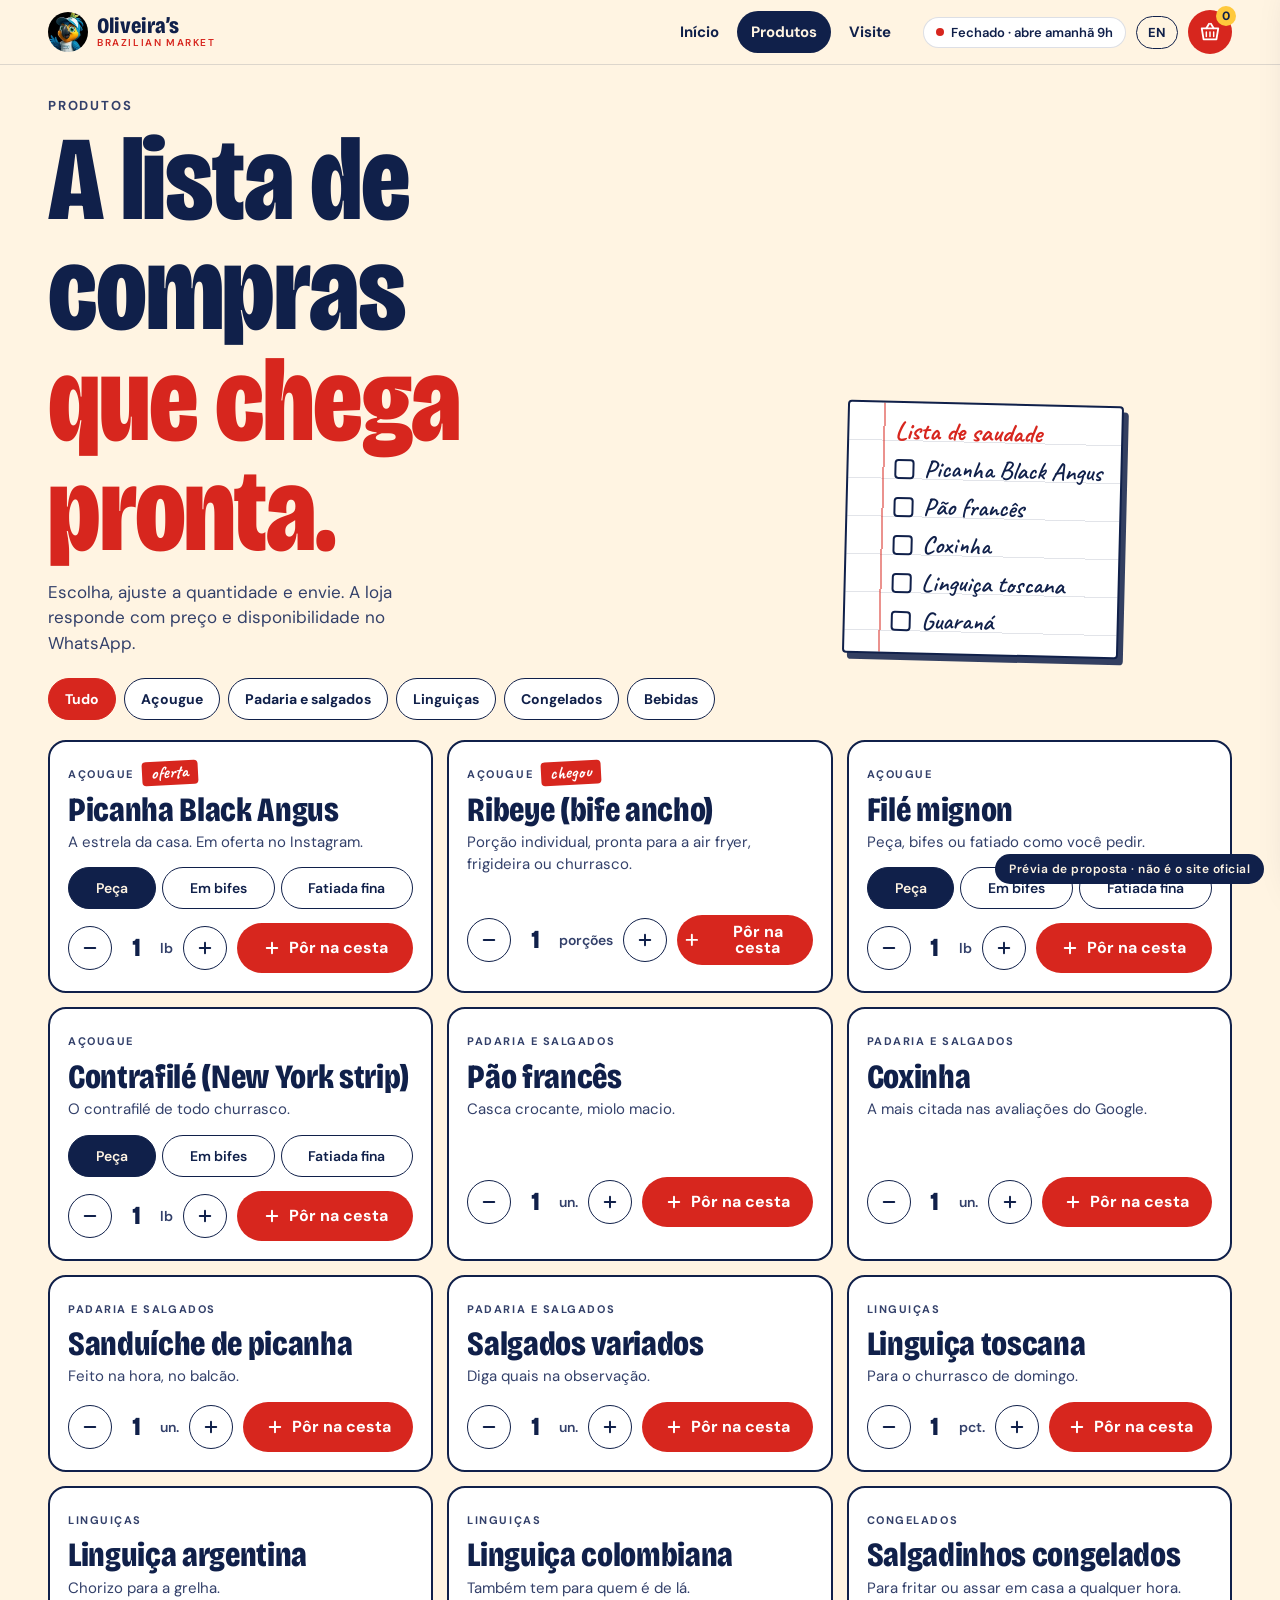
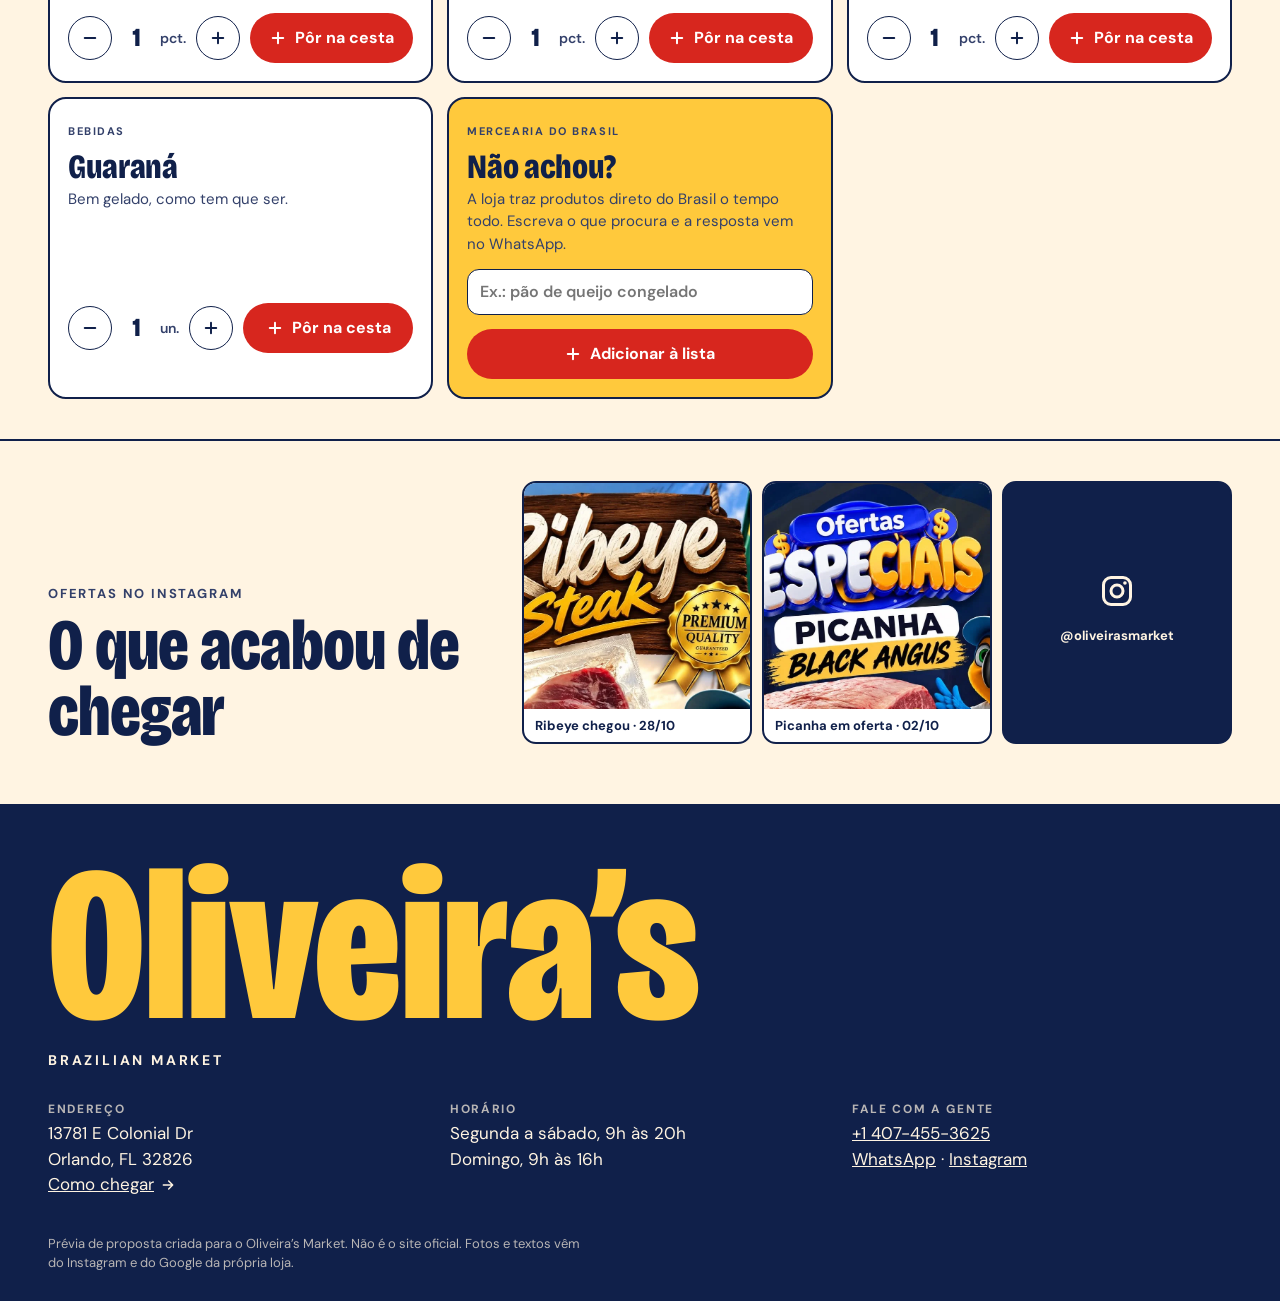
<file: pt/shop.html>
<!doctype html>
<html lang="pt-BR" data-page="shop">
<head>
<meta charset="utf-8">
<meta name="viewport" content="width=device-width, initial-scale=1, viewport-fit=cover">
<meta name="robots" content="noindex, nofollow">
<title>Produtos · Oliveira’s Market</title>
<meta name="description" content="Açougue, padaria, linguiças, congelados e bebidas do Brasil. Monte a lista e envie pelo WhatsApp.">
<meta name="theme-color" content="#fff4e2">
<link rel="alternate" hreflang="en" href="../shop.html">
<link rel="alternate" hreflang="pt-BR" href="../pt/shop.html">
<link rel="preload" href="../fonts/bricolage.woff2" as="font" type="font/woff2" crossorigin>
<link rel="icon" href="../img/mascot.webp">
<link rel="stylesheet" href="../styles.css">
<script type="application/ld+json">{"@context":"https://schema.org","@type":"GroceryStore","name":"Oliveira's Market","alternateName":["Oliveira's Brazilian Market","Oliveira's Mini-market"],"telephone":"+1 407-455-3625","address":{"@type":"PostalAddress","streetAddress":"13781 E Colonial Dr","addressLocality":"Orlando","addressRegion":"FL","postalCode":"32826","addressCountry":"US"},"geo":{"@type":"GeoCoordinates","latitude":28.5658746,"longitude":-81.1804772},"openingHoursSpecification":[{"@type":"OpeningHoursSpecification","dayOfWeek":["Monday","Tuesday","Wednesday","Thursday","Friday","Saturday"],"opens":"09:00","closes":"20:00"},{"@type":"OpeningHoursSpecification","dayOfWeek":"Sunday","opens":"09:00","closes":"16:00"}],"servesCuisine":"Brazilian","areaServed":"East Orlando, FL","sameAs":["https://www.instagram.com/oliveirasmarket/","https://linktr.ee/marketoliveiras"]}</script>
</head>
<body>
<a class="skip" href="#main">Pular para o conteúdo</a>
<div class="preview-tag" role="note">Prévia de proposta · não é o site oficial</div>
<header class="top">
  <a class="brand" href="./" aria-label="Oliveira's Market, início">
    <img src="../img/mascot.webp" width="40" height="40" alt="">
    <span class="brand-word"><b>Oliveira’s</b><small>Brazilian Market</small></span>
  </a>
  <nav class="nav" aria-label="Principal">
    <a href="./">Início</a><a href="shop.html" aria-current="page">Produtos</a><a href="visit.html">Visite</a>
  </nav>
  <span class="status" data-status><i></i><span>Seg a sáb 9h às 20h</span></span>
  <a class="lang" href="../shop.html" hreflang="en" lang="en">EN</a>
  <button class="cart-btn" type="button" data-open-cart aria-label="Abrir a cesta"><svg viewBox="0 0 24 24" aria-hidden="true"><path d="M3 8h18l-2 12H5L3 8Z" fill="none" stroke="currentColor" stroke-width="2" stroke-linejoin="round"/><path d="M8 8l3-5M16 8l-3-5" stroke="currentColor" stroke-width="2" stroke-linecap="round"/><path d="M8 12v5M12 12v5M16 12v5" stroke="currentColor" stroke-width="1.6" stroke-linecap="round"/></svg><span class="count" data-count>0</span></button>
</header><main id="main" class="shop">
<section class="page-head">
  <p class="kicker">Produtos</p>
  <h1>A lista de compras<br><em>que chega pronta.</em></h1>
  <p class="lead">Escolha, ajuste a quantidade e envie. A loja responde com preço e disponibilidade no WhatsApp.</p>
  <div class="list-note">
    <p>Lista de saudade</p>
    <button type="button" data-quick="picanha"><i aria-hidden="true"></i><span>Picanha Black Angus</span></button><button type="button" data-quick="paofrances"><i aria-hidden="true"></i><span>Pão francês</span></button><button type="button" data-quick="coxinha"><i aria-hidden="true"></i><span>Coxinha</span></button><button type="button" data-quick="toscana"><i aria-hidden="true"></i><span>Linguiça toscana</span></button><button type="button" data-quick="guarana"><i aria-hidden="true"></i><span>Guaraná</span></button>
  </div>
</section>
<div class="filters" role="tablist" aria-label="Departamentos">
  <button type="button" role="tab" aria-selected="true" data-filter="all">Tudo</button>
  <button type="button" role="tab" aria-selected="false" data-filter="butcher">Açougue</button><button type="button" role="tab" aria-selected="false" data-filter="bakery">Padaria e salgados</button><button type="button" role="tab" aria-selected="false" data-filter="sausage">Linguiças</button><button type="button" role="tab" aria-selected="false" data-filter="frozen">Congelados</button><button type="button" role="tab" aria-selected="false" data-filter="drinks">Bebidas</button>
</div>
<section class="grid" data-grid aria-live="polite">
  <article class="item " data-item="picanha" data-dept="butcher">
    <div class="item-head">
      <span class="dept">Açougue</span><span class="flag">oferta</span>
      <h3>Picanha Black Angus</h3>
      <p>A estrela da casa. Em oferta no Instagram.</p>
    </div>
    <div class="cuts" role="radiogroup" aria-label="Como cortar">
        <button type="button" role="radio" aria-checked="true" data-cut="whole">Peça</button><button type="button" role="radio" aria-checked="false" data-cut="steaks">Em bifes</button><button type="button" role="radio" aria-checked="false" data-cut="thin">Fatiada fina</button>
      </div>
    
    <div class="act">
      <div class="qty" data-qty>
      <button type="button" data-step="-1" aria-label="Menos"><svg viewBox="0 0 24 24" aria-hidden="true"><path d="M5 12h14" stroke="currentColor" stroke-width="2.6" stroke-linecap="round"/></svg></button>
      <output data-amount>1</output><span class="unit">lb</span>
      <button type="button" data-step="1" aria-label="Mais"><svg viewBox="0 0 24 24" aria-hidden="true"><path d="M12 5v14M5 12h14" stroke="currentColor" stroke-width="2.6" stroke-linecap="round"/></svg></button>
    </div>
      <button type="button" class="add" data-add><svg viewBox="0 0 24 24" aria-hidden="true"><path d="M12 5v14M5 12h14" stroke="currentColor" stroke-width="2.6" stroke-linecap="round"/></svg><span data-add-label>Pôr na cesta</span></button>
    </div>
  </article><article class="item " data-item="ribeye" data-dept="butcher">
    <div class="item-head">
      <span class="dept">Açougue</span><span class="flag">chegou</span>
      <h3>Ribeye (bife ancho)</h3>
      <p>Porção individual, pronta para a air fryer, frigideira ou churrasco.</p>
    </div>
    
    <div class="act">
      <div class="qty" data-qty>
      <button type="button" data-step="-1" aria-label="Menos"><svg viewBox="0 0 24 24" aria-hidden="true"><path d="M5 12h14" stroke="currentColor" stroke-width="2.6" stroke-linecap="round"/></svg></button>
      <output data-amount>1</output><span class="unit">porções</span>
      <button type="button" data-step="1" aria-label="Mais"><svg viewBox="0 0 24 24" aria-hidden="true"><path d="M12 5v14M5 12h14" stroke="currentColor" stroke-width="2.6" stroke-linecap="round"/></svg></button>
    </div>
      <button type="button" class="add" data-add><svg viewBox="0 0 24 24" aria-hidden="true"><path d="M12 5v14M5 12h14" stroke="currentColor" stroke-width="2.6" stroke-linecap="round"/></svg><span data-add-label>Pôr na cesta</span></button>
    </div>
  </article><article class="item " data-item="filet" data-dept="butcher">
    <div class="item-head">
      <span class="dept">Açougue</span>
      <h3>Filé mignon</h3>
      <p>Peça, bifes ou fatiado como você pedir.</p>
    </div>
    <div class="cuts" role="radiogroup" aria-label="Como cortar">
        <button type="button" role="radio" aria-checked="true" data-cut="whole">Peça</button><button type="button" role="radio" aria-checked="false" data-cut="steaks">Em bifes</button><button type="button" role="radio" aria-checked="false" data-cut="thin">Fatiada fina</button>
      </div>
    
    <div class="act">
      <div class="qty" data-qty>
      <button type="button" data-step="-1" aria-label="Menos"><svg viewBox="0 0 24 24" aria-hidden="true"><path d="M5 12h14" stroke="currentColor" stroke-width="2.6" stroke-linecap="round"/></svg></button>
      <output data-amount>1</output><span class="unit">lb</span>
      <button type="button" data-step="1" aria-label="Mais"><svg viewBox="0 0 24 24" aria-hidden="true"><path d="M12 5v14M5 12h14" stroke="currentColor" stroke-width="2.6" stroke-linecap="round"/></svg></button>
    </div>
      <button type="button" class="add" data-add><svg viewBox="0 0 24 24" aria-hidden="true"><path d="M12 5v14M5 12h14" stroke="currentColor" stroke-width="2.6" stroke-linecap="round"/></svg><span data-add-label>Pôr na cesta</span></button>
    </div>
  </article><article class="item " data-item="nystrip" data-dept="butcher">
    <div class="item-head">
      <span class="dept">Açougue</span>
      <h3>Contrafilé (New York strip)</h3>
      <p>O contrafilé de todo churrasco.</p>
    </div>
    <div class="cuts" role="radiogroup" aria-label="Como cortar">
        <button type="button" role="radio" aria-checked="true" data-cut="whole">Peça</button><button type="button" role="radio" aria-checked="false" data-cut="steaks">Em bifes</button><button type="button" role="radio" aria-checked="false" data-cut="thin">Fatiada fina</button>
      </div>
    
    <div class="act">
      <div class="qty" data-qty>
      <button type="button" data-step="-1" aria-label="Menos"><svg viewBox="0 0 24 24" aria-hidden="true"><path d="M5 12h14" stroke="currentColor" stroke-width="2.6" stroke-linecap="round"/></svg></button>
      <output data-amount>1</output><span class="unit">lb</span>
      <button type="button" data-step="1" aria-label="Mais"><svg viewBox="0 0 24 24" aria-hidden="true"><path d="M12 5v14M5 12h14" stroke="currentColor" stroke-width="2.6" stroke-linecap="round"/></svg></button>
    </div>
      <button type="button" class="add" data-add><svg viewBox="0 0 24 24" aria-hidden="true"><path d="M12 5v14M5 12h14" stroke="currentColor" stroke-width="2.6" stroke-linecap="round"/></svg><span data-add-label>Pôr na cesta</span></button>
    </div>
  </article><article class="item " data-item="paofrances" data-dept="bakery">
    <div class="item-head">
      <span class="dept">Padaria e salgados</span>
      <h3>Pão francês</h3>
      <p>Casca crocante, miolo macio.</p>
    </div>
    
    <div class="act">
      <div class="qty" data-qty>
      <button type="button" data-step="-1" aria-label="Menos"><svg viewBox="0 0 24 24" aria-hidden="true"><path d="M5 12h14" stroke="currentColor" stroke-width="2.6" stroke-linecap="round"/></svg></button>
      <output data-amount>1</output><span class="unit">un.</span>
      <button type="button" data-step="1" aria-label="Mais"><svg viewBox="0 0 24 24" aria-hidden="true"><path d="M12 5v14M5 12h14" stroke="currentColor" stroke-width="2.6" stroke-linecap="round"/></svg></button>
    </div>
      <button type="button" class="add" data-add><svg viewBox="0 0 24 24" aria-hidden="true"><path d="M12 5v14M5 12h14" stroke="currentColor" stroke-width="2.6" stroke-linecap="round"/></svg><span data-add-label>Pôr na cesta</span></button>
    </div>
  </article><article class="item " data-item="coxinha" data-dept="bakery">
    <div class="item-head">
      <span class="dept">Padaria e salgados</span>
      <h3>Coxinha</h3>
      <p>A mais citada nas avaliações do Google.</p>
    </div>
    
    <div class="act">
      <div class="qty" data-qty>
      <button type="button" data-step="-1" aria-label="Menos"><svg viewBox="0 0 24 24" aria-hidden="true"><path d="M5 12h14" stroke="currentColor" stroke-width="2.6" stroke-linecap="round"/></svg></button>
      <output data-amount>1</output><span class="unit">un.</span>
      <button type="button" data-step="1" aria-label="Mais"><svg viewBox="0 0 24 24" aria-hidden="true"><path d="M12 5v14M5 12h14" stroke="currentColor" stroke-width="2.6" stroke-linecap="round"/></svg></button>
    </div>
      <button type="button" class="add" data-add><svg viewBox="0 0 24 24" aria-hidden="true"><path d="M12 5v14M5 12h14" stroke="currentColor" stroke-width="2.6" stroke-linecap="round"/></svg><span data-add-label>Pôr na cesta</span></button>
    </div>
  </article><article class="item " data-item="sanduiche" data-dept="bakery">
    <div class="item-head">
      <span class="dept">Padaria e salgados</span>
      <h3>Sanduíche de picanha</h3>
      <p>Feito na hora, no balcão.</p>
    </div>
    
    <div class="act">
      <div class="qty" data-qty>
      <button type="button" data-step="-1" aria-label="Menos"><svg viewBox="0 0 24 24" aria-hidden="true"><path d="M5 12h14" stroke="currentColor" stroke-width="2.6" stroke-linecap="round"/></svg></button>
      <output data-amount>1</output><span class="unit">un.</span>
      <button type="button" data-step="1" aria-label="Mais"><svg viewBox="0 0 24 24" aria-hidden="true"><path d="M12 5v14M5 12h14" stroke="currentColor" stroke-width="2.6" stroke-linecap="round"/></svg></button>
    </div>
      <button type="button" class="add" data-add><svg viewBox="0 0 24 24" aria-hidden="true"><path d="M12 5v14M5 12h14" stroke="currentColor" stroke-width="2.6" stroke-linecap="round"/></svg><span data-add-label>Pôr na cesta</span></button>
    </div>
  </article><article class="item " data-item="salgados" data-dept="bakery">
    <div class="item-head">
      <span class="dept">Padaria e salgados</span>
      <h3>Salgados variados</h3>
      <p>Diga quais na observação.</p>
    </div>
    
    <div class="act">
      <div class="qty" data-qty>
      <button type="button" data-step="-1" aria-label="Menos"><svg viewBox="0 0 24 24" aria-hidden="true"><path d="M5 12h14" stroke="currentColor" stroke-width="2.6" stroke-linecap="round"/></svg></button>
      <output data-amount>1</output><span class="unit">un.</span>
      <button type="button" data-step="1" aria-label="Mais"><svg viewBox="0 0 24 24" aria-hidden="true"><path d="M12 5v14M5 12h14" stroke="currentColor" stroke-width="2.6" stroke-linecap="round"/></svg></button>
    </div>
      <button type="button" class="add" data-add><svg viewBox="0 0 24 24" aria-hidden="true"><path d="M12 5v14M5 12h14" stroke="currentColor" stroke-width="2.6" stroke-linecap="round"/></svg><span data-add-label>Pôr na cesta</span></button>
    </div>
  </article><article class="item " data-item="toscana" data-dept="sausage">
    <div class="item-head">
      <span class="dept">Linguiças</span>
      <h3>Linguiça toscana</h3>
      <p>Para o churrasco de domingo.</p>
    </div>
    
    <div class="act">
      <div class="qty" data-qty>
      <button type="button" data-step="-1" aria-label="Menos"><svg viewBox="0 0 24 24" aria-hidden="true"><path d="M5 12h14" stroke="currentColor" stroke-width="2.6" stroke-linecap="round"/></svg></button>
      <output data-amount>1</output><span class="unit">pct.</span>
      <button type="button" data-step="1" aria-label="Mais"><svg viewBox="0 0 24 24" aria-hidden="true"><path d="M12 5v14M5 12h14" stroke="currentColor" stroke-width="2.6" stroke-linecap="round"/></svg></button>
    </div>
      <button type="button" class="add" data-add><svg viewBox="0 0 24 24" aria-hidden="true"><path d="M12 5v14M5 12h14" stroke="currentColor" stroke-width="2.6" stroke-linecap="round"/></svg><span data-add-label>Pôr na cesta</span></button>
    </div>
  </article><article class="item " data-item="argentina" data-dept="sausage">
    <div class="item-head">
      <span class="dept">Linguiças</span>
      <h3>Linguiça argentina</h3>
      <p>Chorizo para a grelha.</p>
    </div>
    
    <div class="act">
      <div class="qty" data-qty>
      <button type="button" data-step="-1" aria-label="Menos"><svg viewBox="0 0 24 24" aria-hidden="true"><path d="M5 12h14" stroke="currentColor" stroke-width="2.6" stroke-linecap="round"/></svg></button>
      <output data-amount>1</output><span class="unit">pct.</span>
      <button type="button" data-step="1" aria-label="Mais"><svg viewBox="0 0 24 24" aria-hidden="true"><path d="M12 5v14M5 12h14" stroke="currentColor" stroke-width="2.6" stroke-linecap="round"/></svg></button>
    </div>
      <button type="button" class="add" data-add><svg viewBox="0 0 24 24" aria-hidden="true"><path d="M12 5v14M5 12h14" stroke="currentColor" stroke-width="2.6" stroke-linecap="round"/></svg><span data-add-label>Pôr na cesta</span></button>
    </div>
  </article><article class="item " data-item="colombiana" data-dept="sausage">
    <div class="item-head">
      <span class="dept">Linguiças</span>
      <h3>Linguiça colombiana</h3>
      <p>Também tem para quem é de lá.</p>
    </div>
    
    <div class="act">
      <div class="qty" data-qty>
      <button type="button" data-step="-1" aria-label="Menos"><svg viewBox="0 0 24 24" aria-hidden="true"><path d="M5 12h14" stroke="currentColor" stroke-width="2.6" stroke-linecap="round"/></svg></button>
      <output data-amount>1</output><span class="unit">pct.</span>
      <button type="button" data-step="1" aria-label="Mais"><svg viewBox="0 0 24 24" aria-hidden="true"><path d="M12 5v14M5 12h14" stroke="currentColor" stroke-width="2.6" stroke-linecap="round"/></svg></button>
    </div>
      <button type="button" class="add" data-add><svg viewBox="0 0 24 24" aria-hidden="true"><path d="M12 5v14M5 12h14" stroke="currentColor" stroke-width="2.6" stroke-linecap="round"/></svg><span data-add-label>Pôr na cesta</span></button>
    </div>
  </article><article class="item " data-item="congelados" data-dept="frozen">
    <div class="item-head">
      <span class="dept">Congelados</span>
      <h3>Salgadinhos congelados</h3>
      <p>Para fritar ou assar em casa a qualquer hora.</p>
    </div>
    
    <div class="act">
      <div class="qty" data-qty>
      <button type="button" data-step="-1" aria-label="Menos"><svg viewBox="0 0 24 24" aria-hidden="true"><path d="M5 12h14" stroke="currentColor" stroke-width="2.6" stroke-linecap="round"/></svg></button>
      <output data-amount>1</output><span class="unit">pct.</span>
      <button type="button" data-step="1" aria-label="Mais"><svg viewBox="0 0 24 24" aria-hidden="true"><path d="M12 5v14M5 12h14" stroke="currentColor" stroke-width="2.6" stroke-linecap="round"/></svg></button>
    </div>
      <button type="button" class="add" data-add><svg viewBox="0 0 24 24" aria-hidden="true"><path d="M12 5v14M5 12h14" stroke="currentColor" stroke-width="2.6" stroke-linecap="round"/></svg><span data-add-label>Pôr na cesta</span></button>
    </div>
  </article><article class="item " data-item="guarana" data-dept="drinks">
    <div class="item-head">
      <span class="dept">Bebidas</span>
      <h3>Guaraná</h3>
      <p>Bem gelado, como tem que ser.</p>
    </div>
    
    <div class="act">
      <div class="qty" data-qty>
      <button type="button" data-step="-1" aria-label="Menos"><svg viewBox="0 0 24 24" aria-hidden="true"><path d="M5 12h14" stroke="currentColor" stroke-width="2.6" stroke-linecap="round"/></svg></button>
      <output data-amount>1</output><span class="unit">un.</span>
      <button type="button" data-step="1" aria-label="Mais"><svg viewBox="0 0 24 24" aria-hidden="true"><path d="M12 5v14M5 12h14" stroke="currentColor" stroke-width="2.6" stroke-linecap="round"/></svg></button>
    </div>
      <button type="button" class="add" data-add><svg viewBox="0 0 24 24" aria-hidden="true"><path d="M12 5v14M5 12h14" stroke="currentColor" stroke-width="2.6" stroke-linecap="round"/></svg><span data-add-label>Pôr na cesta</span></button>
    </div>
  </article>
  <article class="item ask" data-dept="all">
    <div class="item-head">
      <span class="dept">Mercearia do Brasil</span>
      <h3>Não achou?</h3>
      <p>A loja traz produtos direto do Brasil o tempo todo. Escreva o que procura e a resposta vem no WhatsApp.</p>
    </div>
    <label class="field"><span class="sr">O que você procura</span><input data-ask placeholder="Ex.: pão de queijo congelado"></label>
    <button type="button" class="add" data-ask-add><svg viewBox="0 0 24 24" aria-hidden="true"><path d="M12 5v14M5 12h14" stroke="currentColor" stroke-width="2.6" stroke-linecap="round"/></svg><span>Adicionar à lista</span></button>
  </article>
</section>
<section class="ig-strip">
  <div>
    <p class="kicker">Ofertas no Instagram</p>
    <h2>O que acabou de chegar</h2>
  </div>
  <div class="ig-posts">
    <a href="https://www.instagram.com/p/DfDg21hJerw/" target="_blank" rel="noopener"><img src="../img/post-ribeye.webp" width="640" height="639" loading="lazy" alt="Arte do Instagram: Ribeye Steak"><span>Ribeye chegou · 28/10</span></a>
    <a href="https://www.instagram.com/p/DeA_n_ijKLk/" target="_blank" rel="noopener"><img src="../img/post-picanha.webp" width="640" height="639" loading="lazy" alt="Arte do Instagram: picanha Black Angus em oferta"><span>Picanha em oferta · 02/10</span></a>
    <a class="ig-more" href="https://www.instagram.com/oliveirasmarket/" target="_blank" rel="noopener"><svg viewBox="0 0 24 24" aria-hidden="true"><rect x="3" y="3" width="18" height="18" rx="5" fill="none" stroke="currentColor" stroke-width="2"/><circle cx="12" cy="12" r="4" fill="none" stroke="currentColor" stroke-width="2"/><circle cx="17.3" cy="6.7" r="1.2" fill="currentColor"/></svg><span>@oliveirasmarket</span></a>
  </div>
</section>
</main>
<div class="scrim" data-scrim hidden></div>
<aside class="drawer" id="cart" aria-label="Sua cesta" aria-hidden="true" inert>
  <div class="drawer-head">
    <h2>Sua cesta</h2>
    <button type="button" class="x" data-close-cart aria-label="Fechar"><svg viewBox="0 0 24 24" aria-hidden="true"><path d="M6 6l12 12M18 6 6 18" stroke="currentColor" stroke-width="2.4" stroke-linecap="round"/></svg></button>
  </div>
  <div class="drawer-body">
    <p class="empty" data-empty>A cesta está vazia. Toque em + nos produtos ou escreva abaixo o que procura.</p>
    <ul class="lines" data-lines></ul>
    <label class="field"><span>Procura algo do Brasil que não está aqui?</span>
      <textarea data-extra rows="2" placeholder="Ex.: farinha de mandioca, requeijão, Guaraná de 2 L"></textarea></label>
    <fieldset class="mode">
      <legend>Como prefere receber?</legend>
      <label><input type="radio" name="mode" value="pickup" checked><span>Retiro na loja</span></label>
      <label><input type="radio" name="mode" value="delivery"><span>Entrega (combinar)</span></label>
    </fieldset>
    <div class="row2">
      <label class="field"><span>Seu nome</span><input data-name autocomplete="given-name" placeholder="Opcional"></label>
      <label class="field"><span data-when-label>Quando?</span><input data-when placeholder="Ex.: hoje às 18h"></label>
    </div>
    <label class="field" data-zip-wrap hidden><span>Bairro ou ZIP da entrega</span><input data-zip inputmode="text" placeholder="Ex.: Waterford Lakes, 32828"></label>
    <div class="ticket" aria-live="polite">
      <span class="ticket-label">Mensagem que vai para o WhatsApp da loja</span>
      <pre data-preview></pre>
    </div>
  </div>
  <div class="drawer-foot">
    <a class="btn wa" data-send href="https://wa.me/14074553625?text=Ol%C3%A1%2C%20Oliveira%E2%80%99s!" target="_blank" rel="noopener"><svg viewBox="0 0 24 24" aria-hidden="true"><path d="M12 3a9 9 0 0 0-7.8 13.5L3 21l4.6-1.2A9 9 0 1 0 12 3Z" fill="none" stroke="currentColor" stroke-width="2" stroke-linejoin="round"/><path d="M8.6 8.2c.2-.5.6-.5.9-.5h.5c.2 0 .4 0 .6.5l.7 1.7c.1.2 0 .4-.1.6l-.5.6c-.1.1-.2.3 0 .5.5.9 1.4 1.8 2.4 2.3.2.1.4.1.5 0l.7-.8c.2-.2.4-.2.6-.1l1.6.8c.2.1.4.2.4.4 0 .9-.6 1.7-1.6 1.9-.9.2-2.2 0-4-1.1-2-1.3-3.1-3.1-3.4-3.9-.4-1-.2-1.9.3-2.9Z" fill="currentColor"/></svg><span>Enviar pelo WhatsApp</span></a>
    <a class="btn ghost" href="tel:+14074553625"><svg viewBox="0 0 24 24" aria-hidden="true"><path d="M5 3h4l2 5-2.5 1.5a11 11 0 0 0 6 6L16 13l5 2v4a2 2 0 0 1-2 2A16 16 0 0 1 3 5a2 2 0 0 1 2-2Z" fill="none" stroke="currentColor" stroke-width="2" stroke-linejoin="round"/></svg><span>Prefiro ligar</span></a>
    <p class="fine">Preços e disponibilidade são confirmados pela loja no WhatsApp antes de separar.</p>
  </div>
</aside><div class="dock" role="navigation" aria-label="Ações rápidas">
    <button type="button" class="dock-cart" data-open-cart><svg viewBox="0 0 24 24" aria-hidden="true"><path d="M3 8h18l-2 12H5L3 8Z" fill="none" stroke="currentColor" stroke-width="2" stroke-linejoin="round"/><path d="M8 8l3-5M16 8l-3-5" stroke="currentColor" stroke-width="2" stroke-linecap="round"/><path d="M8 12v5M12 12v5M16 12v5" stroke="currentColor" stroke-width="1.6" stroke-linecap="round"/></svg><span>Cesta</span><b data-count>0</b></button>
    <a class="dock-wa" data-quick-wa href="https://wa.me/14074553625?text=Ol%C3%A1%2C%20Oliveira%E2%80%99s!%20Vim%20pelo%20site." target="_blank" rel="noopener"><svg viewBox="0 0 24 24" aria-hidden="true"><path d="M12 3a9 9 0 0 0-7.8 13.5L3 21l4.6-1.2A9 9 0 1 0 12 3Z" fill="none" stroke="currentColor" stroke-width="2" stroke-linejoin="round"/><path d="M8.6 8.2c.2-.5.6-.5.9-.5h.5c.2 0 .4 0 .6.5l.7 1.7c.1.2 0 .4-.1.6l-.5.6c-.1.1-.2.3 0 .5.5.9 1.4 1.8 2.4 2.3.2.1.4.1.5 0l.7-.8c.2-.2.4-.2.6-.1l1.6.8c.2.1.4.2.4.4 0 .9-.6 1.7-1.6 1.9-.9.2-2.2 0-4-1.1-2-1.3-3.1-3.1-3.4-3.9-.4-1-.2-1.9.3-2.9Z" fill="currentColor"/></svg><span>WhatsApp</span></a>
    <a class="dock-call" href="tel:+14074553625" aria-label="Ligar para a loja"><svg viewBox="0 0 24 24" aria-hidden="true"><path d="M5 3h4l2 5-2.5 1.5a11 11 0 0 0 6 6L16 13l5 2v4a2 2 0 0 1-2 2A16 16 0 0 1 3 5a2 2 0 0 1 2-2Z" fill="none" stroke="currentColor" stroke-width="2" stroke-linejoin="round"/></svg></a>
  </div><footer class="foot">
  <div class="foot-big">Oliveira’s<span>Brazilian Market</span></div>
  <div class="foot-cols">
    <div><h4>Endereço</h4><p>13781 E Colonial Dr<br>Orlando, FL 32826</p><a href="https://www.google.com/maps/dir/?api=1&destination=Oliveira%E2%80%99s+Market%2C+13781+E+Colonial+Dr%2C+Orlando%2C+FL+32826" target="_blank" rel="noopener">Como chegar <svg viewBox="0 0 24 24" aria-hidden="true"><path d="M5 12h13M13 6l6 6-6 6" fill="none" stroke="currentColor" stroke-width="2.2" stroke-linecap="round" stroke-linejoin="round"/></svg></a></div>
    <div><h4>Horário</h4><p>Segunda a sábado, 9h às 20h<br>Domingo, 9h às 16h</p></div>
    <div><h4>Fale com a gente</h4><p><a href="tel:+14074553625">+1 407-455-3625</a><br><a href="https://wa.me/14074553625?text=Ol%C3%A1%2C%20Oliveira%E2%80%99s!" target="_blank" rel="noopener">WhatsApp</a> · <a href="https://www.instagram.com/oliveirasmarket/" target="_blank" rel="noopener">Instagram</a></p></div>
  </div>
  <p class="foot-note">Prévia de proposta criada para o Oliveira’s Market. Não é o site oficial. Fotos e textos vêm do Instagram e do Google da própria loja.</p>
</footer>
<script>window.BIZ={"wa":"14074553625","hours":[[9,16],[9,20],[9,20],[9,20],[9,20],[9,20],[9,20]]};window.ITEMS=[{"id":"picanha","unit":"lb","cut":true,"pt":"Picanha Black Angus","en":"Black Angus picanha"},{"id":"ribeye","unit":"pc","cut":false,"pt":"Ribeye (bife ancho)","en":"Ribeye steak"},{"id":"filet","unit":"lb","cut":true,"pt":"Filé mignon","en":"Filet mignon"},{"id":"nystrip","unit":"lb","cut":true,"pt":"Contrafilé (New York strip)","en":"New York strip"},{"id":"paofrances","unit":"un","cut":false,"pt":"Pão francês","en":"Brazilian French bread"},{"id":"coxinha","unit":"un","cut":false,"pt":"Coxinha","en":"Coxinha"},{"id":"sanduiche","unit":"un","cut":false,"pt":"Sanduíche de picanha","en":"Picanha sandwich"},{"id":"salgados","unit":"un","cut":false,"pt":"Salgados variados","en":"Assorted salgados"},{"id":"toscana","unit":"pk","cut":false,"pt":"Linguiça toscana","en":"Toscana sausage"},{"id":"argentina","unit":"pk","cut":false,"pt":"Linguiça argentina","en":"Argentinian sausage"},{"id":"colombiana","unit":"pk","cut":false,"pt":"Linguiça colombiana","en":"Colombian sausage"},{"id":"congelados","unit":"pk","cut":false,"pt":"Salgadinhos congelados","en":"Frozen snacks"},{"id":"guarana","unit":"un","cut":false,"pt":"Guaraná","en":"Guaraná soda"}];</script>
<script src="../vendor/gsap.min.js" defer></script>
<script src="../vendor/ScrollTrigger.min.js" defer></script>
<script src="../app.js" defer></script>
</body>
</html>
</file>
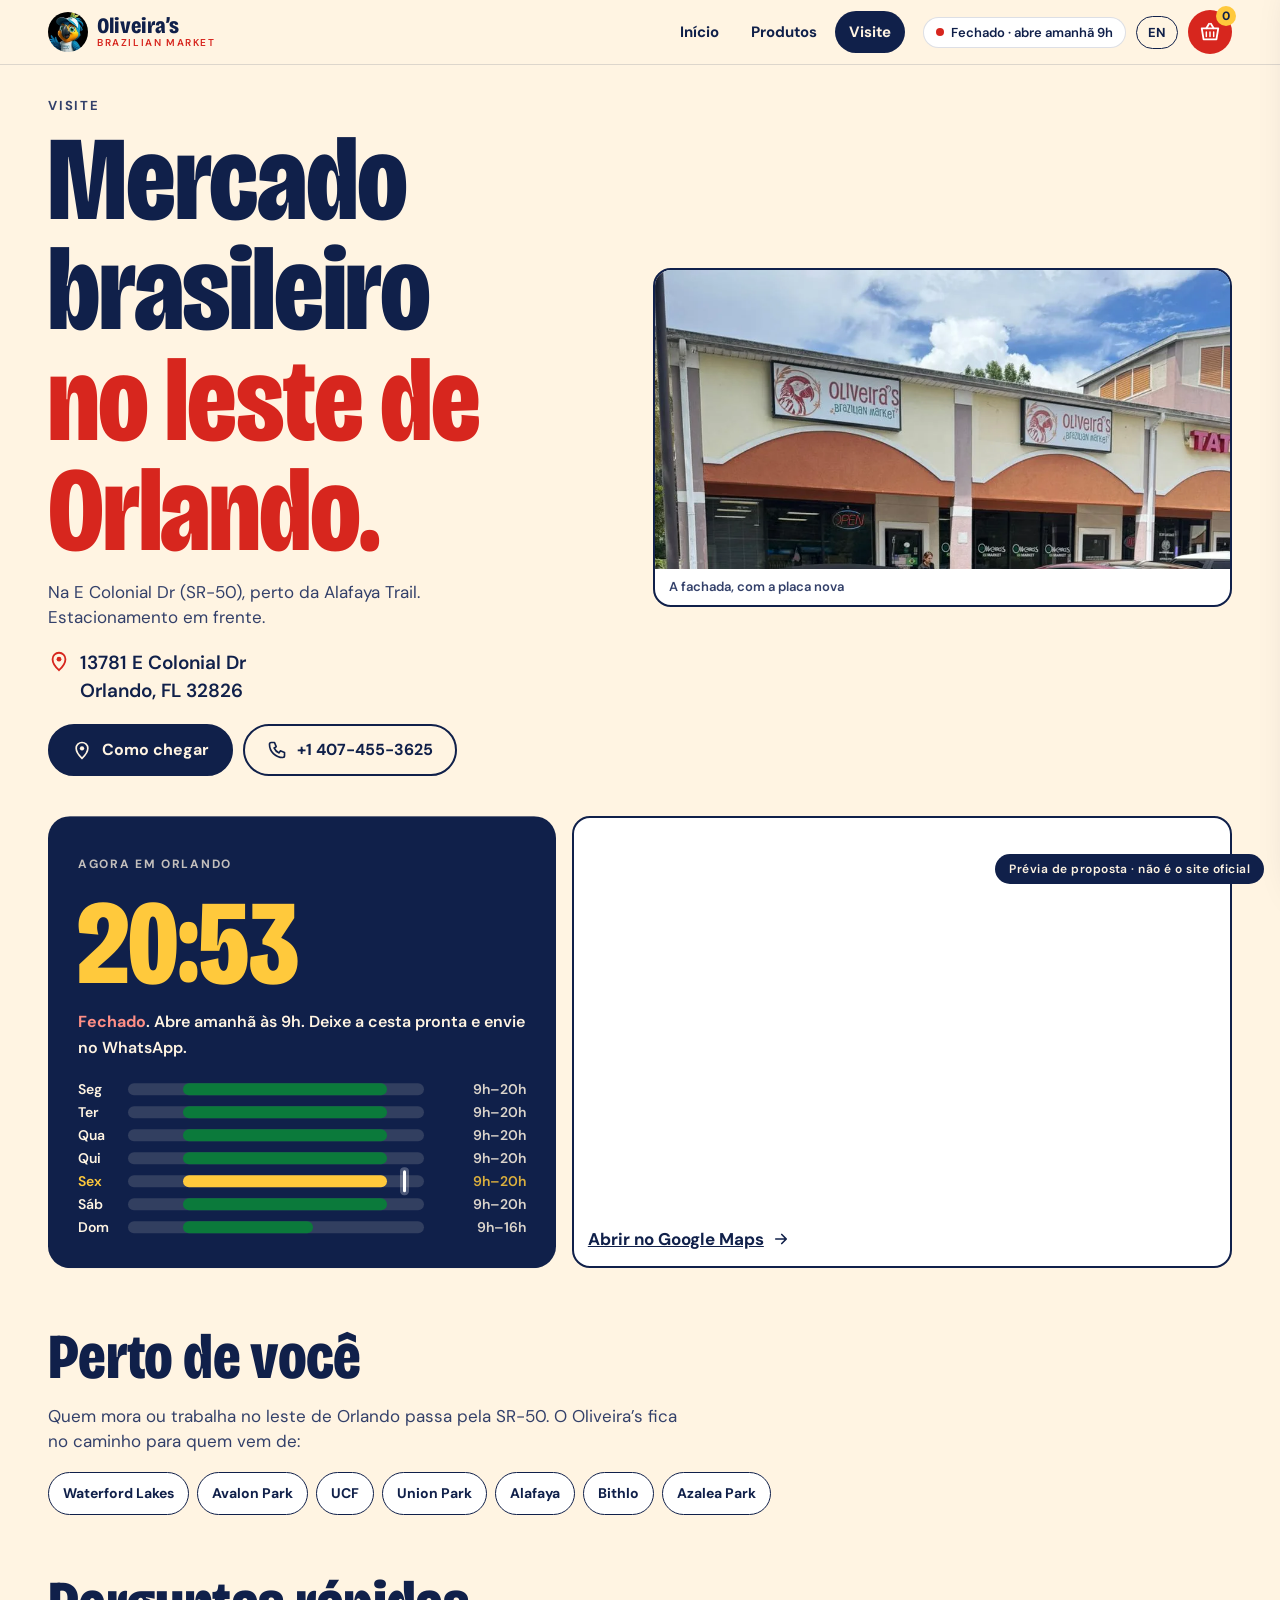
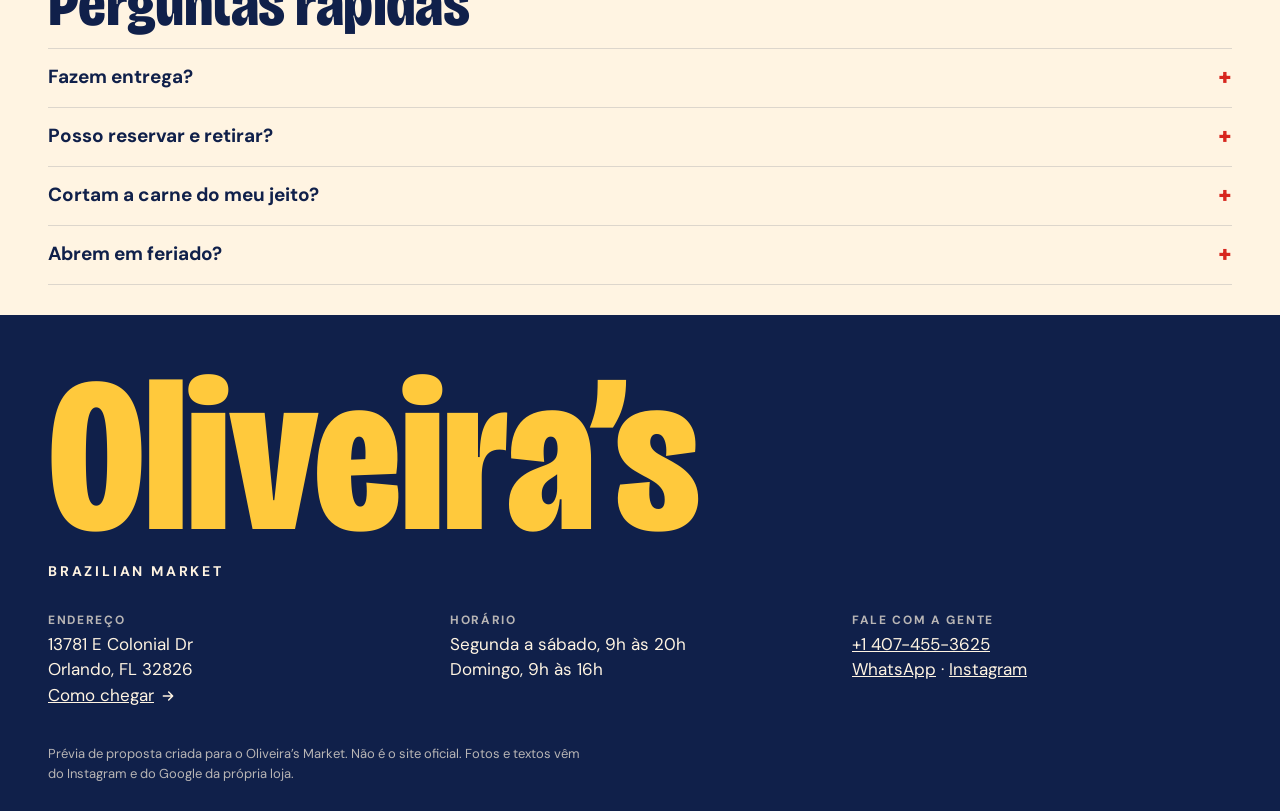
<file: pt/visit.html>
<!doctype html>
<html lang="pt-BR" data-page="visit">
<head>
<meta charset="utf-8">
<meta name="viewport" content="width=device-width, initial-scale=1, viewport-fit=cover">
<meta name="robots" content="noindex, nofollow">
<title>Visite · Oliveira’s Market, leste de Orlando</title>
<meta name="description" content="Horário, mapa e como chegar ao Oliveira’s Market, 13781 E Colonial Dr, Orlando, FL 32826.">
<meta name="theme-color" content="#fff4e2">
<link rel="alternate" hreflang="en" href="../visit.html">
<link rel="alternate" hreflang="pt-BR" href="../pt/visit.html">
<link rel="preload" href="../fonts/bricolage.woff2" as="font" type="font/woff2" crossorigin>
<link rel="icon" href="../img/mascot.webp">
<link rel="stylesheet" href="../styles.css">
<script type="application/ld+json">{"@context":"https://schema.org","@type":"GroceryStore","name":"Oliveira's Market","alternateName":["Oliveira's Brazilian Market","Oliveira's Mini-market"],"telephone":"+1 407-455-3625","address":{"@type":"PostalAddress","streetAddress":"13781 E Colonial Dr","addressLocality":"Orlando","addressRegion":"FL","postalCode":"32826","addressCountry":"US"},"geo":{"@type":"GeoCoordinates","latitude":28.5658746,"longitude":-81.1804772},"openingHoursSpecification":[{"@type":"OpeningHoursSpecification","dayOfWeek":["Monday","Tuesday","Wednesday","Thursday","Friday","Saturday"],"opens":"09:00","closes":"20:00"},{"@type":"OpeningHoursSpecification","dayOfWeek":"Sunday","opens":"09:00","closes":"16:00"}],"servesCuisine":"Brazilian","areaServed":"East Orlando, FL","sameAs":["https://www.instagram.com/oliveirasmarket/","https://linktr.ee/marketoliveiras"]}</script>
</head>
<body>
<a class="skip" href="#main">Pular para o conteúdo</a>
<div class="preview-tag" role="note">Prévia de proposta · não é o site oficial</div>
<header class="top">
  <a class="brand" href="./" aria-label="Oliveira's Market, início">
    <img src="../img/mascot.webp" width="40" height="40" alt="">
    <span class="brand-word"><b>Oliveira’s</b><small>Brazilian Market</small></span>
  </a>
  <nav class="nav" aria-label="Principal">
    <a href="./">Início</a><a href="shop.html">Produtos</a><a href="visit.html" aria-current="page">Visite</a>
  </nav>
  <span class="status" data-status><i></i><span>Seg a sáb 9h às 20h</span></span>
  <a class="lang" href="../visit.html" hreflang="en" lang="en">EN</a>
  <button class="cart-btn" type="button" data-open-cart aria-label="Abrir a cesta"><svg viewBox="0 0 24 24" aria-hidden="true"><path d="M3 8h18l-2 12H5L3 8Z" fill="none" stroke="currentColor" stroke-width="2" stroke-linejoin="round"/><path d="M8 8l3-5M16 8l-3-5" stroke="currentColor" stroke-width="2" stroke-linecap="round"/><path d="M8 12v5M12 12v5M16 12v5" stroke="currentColor" stroke-width="1.6" stroke-linecap="round"/></svg><span class="count" data-count>0</span></button>
</header><main id="main" class="visit">
<section class="page-head visit-head">
  <div>
    <p class="kicker">Visite</p>
    <h1>Mercado brasileiro<br><em>no leste de Orlando.</em></h1>
    <p class="lead">Na E Colonial Dr (SR-50), perto da Alafaya Trail. Estacionamento em frente.</p>
    <p class="addr big"><svg viewBox="0 0 24 24" aria-hidden="true"><path d="M12 22s7-6.4 7-12a7 7 0 0 0-14 0c0 5.6 7 12 7 12Z" fill="none" stroke="currentColor" stroke-width="2"/><circle cx="12" cy="10" r="2.6" fill="currentColor"/></svg><span>13781 E Colonial Dr<br>Orlando, FL 32826</span></p>
    <div class="hero-ctas">
      <a class="btn dark" href="https://www.google.com/maps/dir/?api=1&destination=Oliveira%E2%80%99s+Market%2C+13781+E+Colonial+Dr%2C+Orlando%2C+FL+32826" target="_blank" rel="noopener"><svg viewBox="0 0 24 24" aria-hidden="true"><path d="M12 22s7-6.4 7-12a7 7 0 0 0-14 0c0 5.6 7 12 7 12Z" fill="none" stroke="currentColor" stroke-width="2"/><circle cx="12" cy="10" r="2.6" fill="currentColor"/></svg><span>Como chegar</span></a>
      <a class="btn ghost" href="tel:+14074553625"><svg viewBox="0 0 24 24" aria-hidden="true"><path d="M5 3h4l2 5-2.5 1.5a11 11 0 0 0 6 6L16 13l5 2v4a2 2 0 0 1-2 2A16 16 0 0 1 3 5a2 2 0 0 1 2-2Z" fill="none" stroke="currentColor" stroke-width="2" stroke-linejoin="round"/></svg><span>+1 407-455-3625</span></a>
    </div>
  </div>
  <figure class="facade">
    <img src="../img/facade.webp" width="960" height="500" alt="Fachada do Oliveira’s Brazilian Market na E Colonial Dr">
    <figcaption>A fachada, com a placa nova</figcaption>
  </figure>
</section>
<section class="visit-grid">
  <div class="board" data-board>
    <div class="board-now">
      <span class="board-label">Agora em Orlando</span>
      <strong class="board-clock" data-clock>--:--</strong>
      <span class="board-state" data-state>Seg a sáb 9h às 20h · dom 9h às 16h</span>
    </div>
    <ol class="week" aria-label="Horário da semana">
      <li data-day="1"><span class="d">Seg</span><span class="bar"><b style="left:18.75%;width:68.75%"></b><i class="now" hidden></i></span><span class="h">9h–20h</span></li><li data-day="2"><span class="d">Ter</span><span class="bar"><b style="left:18.75%;width:68.75%"></b><i class="now" hidden></i></span><span class="h">9h–20h</span></li><li data-day="3"><span class="d">Qua</span><span class="bar"><b style="left:18.75%;width:68.75%"></b><i class="now" hidden></i></span><span class="h">9h–20h</span></li><li data-day="4"><span class="d">Qui</span><span class="bar"><b style="left:18.75%;width:68.75%"></b><i class="now" hidden></i></span><span class="h">9h–20h</span></li><li data-day="5"><span class="d">Sex</span><span class="bar"><b style="left:18.75%;width:68.75%"></b><i class="now" hidden></i></span><span class="h">9h–20h</span></li><li data-day="6"><span class="d">Sáb</span><span class="bar"><b style="left:18.75%;width:68.75%"></b><i class="now" hidden></i></span><span class="h">9h–20h</span></li><li data-day="0"><span class="d">Dom</span><span class="bar"><b style="left:18.75%;width:43.75%"></b><i class="now" hidden></i></span><span class="h">9h–16h</span></li>
    </ol>
  </div>
  <div class="map-card">
    <iframe title="Mapa: Oliveira’s Market" src="https://www.google.com/maps?q=Oliveira%E2%80%99s+Market,+13781+E+Colonial+Dr,+Orlando,+FL+32826&z=15&output=embed" loading="lazy" referrerpolicy="no-referrer-when-downgrade"></iframe>
    <a href="https://www.google.com/maps/place/Oliveira%E2%80%99s+Market/@28.5658746,-81.1804772,17z/data=!4m6!3m5!1s0x88e76788a47ed0b5:0x7f31cd344c4ef8c0!8m2!3d28.5658746!4d-81.1804772" target="_blank" rel="noopener">Abrir no Google Maps <svg viewBox="0 0 24 24" aria-hidden="true"><path d="M5 12h13M13 6l6 6-6 6" fill="none" stroke="currentColor" stroke-width="2.2" stroke-linecap="round" stroke-linejoin="round"/></svg></a>
  </div>
</section>
<section class="near">
  <h2>Perto de você</h2>
  <p>Quem mora ou trabalha no leste de Orlando passa pela SR-50. O Oliveira’s fica no caminho para quem vem de:</p>
  <ul class="chips"><li>Waterford Lakes</li><li>Avalon Park</li><li>UCF</li><li>Union Park</li><li>Alafaya</li><li>Bithlo</li><li>Azalea Park</li></ul>
</section>
<section class="faq">
  <h2>Perguntas rápidas</h2>
  <details><summary>Fazem entrega?</summary><p>Sim. Monte a cesta, escolha “Entrega” e informe o bairro ou ZIP: a loja confirma área, taxa e horário pelo WhatsApp.</p></details><details><summary>Posso reservar e retirar?</summary><p>Pode. Envie a lista pelo WhatsApp com o horário em que vai passar e a loja separa.</p></details><details><summary>Cortam a carne do meu jeito?</summary><p>No balcão do açougue você escolhe peça inteira, bifes ou fatiada fina.</p></details><details><summary>Abrem em feriado?</summary><p>Os horários especiais saem no Instagram e no grupo de promoções. No 4 de julho, por exemplo, a loja abriu das 8h às 16h.</p></details>
</section>
</main>
<div class="scrim" data-scrim hidden></div>
<aside class="drawer" id="cart" aria-label="Sua cesta" aria-hidden="true" inert>
  <div class="drawer-head">
    <h2>Sua cesta</h2>
    <button type="button" class="x" data-close-cart aria-label="Fechar"><svg viewBox="0 0 24 24" aria-hidden="true"><path d="M6 6l12 12M18 6 6 18" stroke="currentColor" stroke-width="2.4" stroke-linecap="round"/></svg></button>
  </div>
  <div class="drawer-body">
    <p class="empty" data-empty>A cesta está vazia. Toque em + nos produtos ou escreva abaixo o que procura.</p>
    <ul class="lines" data-lines></ul>
    <label class="field"><span>Procura algo do Brasil que não está aqui?</span>
      <textarea data-extra rows="2" placeholder="Ex.: farinha de mandioca, requeijão, Guaraná de 2 L"></textarea></label>
    <fieldset class="mode">
      <legend>Como prefere receber?</legend>
      <label><input type="radio" name="mode" value="pickup" checked><span>Retiro na loja</span></label>
      <label><input type="radio" name="mode" value="delivery"><span>Entrega (combinar)</span></label>
    </fieldset>
    <div class="row2">
      <label class="field"><span>Seu nome</span><input data-name autocomplete="given-name" placeholder="Opcional"></label>
      <label class="field"><span data-when-label>Quando?</span><input data-when placeholder="Ex.: hoje às 18h"></label>
    </div>
    <label class="field" data-zip-wrap hidden><span>Bairro ou ZIP da entrega</span><input data-zip inputmode="text" placeholder="Ex.: Waterford Lakes, 32828"></label>
    <div class="ticket" aria-live="polite">
      <span class="ticket-label">Mensagem que vai para o WhatsApp da loja</span>
      <pre data-preview></pre>
    </div>
  </div>
  <div class="drawer-foot">
    <a class="btn wa" data-send href="https://wa.me/14074553625?text=Ol%C3%A1%2C%20Oliveira%E2%80%99s!" target="_blank" rel="noopener"><svg viewBox="0 0 24 24" aria-hidden="true"><path d="M12 3a9 9 0 0 0-7.8 13.5L3 21l4.6-1.2A9 9 0 1 0 12 3Z" fill="none" stroke="currentColor" stroke-width="2" stroke-linejoin="round"/><path d="M8.6 8.2c.2-.5.6-.5.9-.5h.5c.2 0 .4 0 .6.5l.7 1.7c.1.2 0 .4-.1.6l-.5.6c-.1.1-.2.3 0 .5.5.9 1.4 1.8 2.4 2.3.2.1.4.1.5 0l.7-.8c.2-.2.4-.2.6-.1l1.6.8c.2.1.4.2.4.4 0 .9-.6 1.7-1.6 1.9-.9.2-2.2 0-4-1.1-2-1.3-3.1-3.1-3.4-3.9-.4-1-.2-1.9.3-2.9Z" fill="currentColor"/></svg><span>Enviar pelo WhatsApp</span></a>
    <a class="btn ghost" href="tel:+14074553625"><svg viewBox="0 0 24 24" aria-hidden="true"><path d="M5 3h4l2 5-2.5 1.5a11 11 0 0 0 6 6L16 13l5 2v4a2 2 0 0 1-2 2A16 16 0 0 1 3 5a2 2 0 0 1 2-2Z" fill="none" stroke="currentColor" stroke-width="2" stroke-linejoin="round"/></svg><span>Prefiro ligar</span></a>
    <p class="fine">Preços e disponibilidade são confirmados pela loja no WhatsApp antes de separar.</p>
  </div>
</aside><div class="dock" role="navigation" aria-label="Ações rápidas">
    <button type="button" class="dock-cart" data-open-cart><svg viewBox="0 0 24 24" aria-hidden="true"><path d="M3 8h18l-2 12H5L3 8Z" fill="none" stroke="currentColor" stroke-width="2" stroke-linejoin="round"/><path d="M8 8l3-5M16 8l-3-5" stroke="currentColor" stroke-width="2" stroke-linecap="round"/><path d="M8 12v5M12 12v5M16 12v5" stroke="currentColor" stroke-width="1.6" stroke-linecap="round"/></svg><span>Cesta</span><b data-count>0</b></button>
    <a class="dock-wa" data-quick-wa href="https://wa.me/14074553625?text=Ol%C3%A1%2C%20Oliveira%E2%80%99s!%20Vim%20pelo%20site." target="_blank" rel="noopener"><svg viewBox="0 0 24 24" aria-hidden="true"><path d="M12 3a9 9 0 0 0-7.8 13.5L3 21l4.6-1.2A9 9 0 1 0 12 3Z" fill="none" stroke="currentColor" stroke-width="2" stroke-linejoin="round"/><path d="M8.6 8.2c.2-.5.6-.5.9-.5h.5c.2 0 .4 0 .6.5l.7 1.7c.1.2 0 .4-.1.6l-.5.6c-.1.1-.2.3 0 .5.5.9 1.4 1.8 2.4 2.3.2.1.4.1.5 0l.7-.8c.2-.2.4-.2.6-.1l1.6.8c.2.1.4.2.4.4 0 .9-.6 1.7-1.6 1.9-.9.2-2.2 0-4-1.1-2-1.3-3.1-3.1-3.4-3.9-.4-1-.2-1.9.3-2.9Z" fill="currentColor"/></svg><span>WhatsApp</span></a>
    <a class="dock-call" href="tel:+14074553625" aria-label="Ligar para a loja"><svg viewBox="0 0 24 24" aria-hidden="true"><path d="M5 3h4l2 5-2.5 1.5a11 11 0 0 0 6 6L16 13l5 2v4a2 2 0 0 1-2 2A16 16 0 0 1 3 5a2 2 0 0 1 2-2Z" fill="none" stroke="currentColor" stroke-width="2" stroke-linejoin="round"/></svg></a>
  </div><footer class="foot">
  <div class="foot-big">Oliveira’s<span>Brazilian Market</span></div>
  <div class="foot-cols">
    <div><h4>Endereço</h4><p>13781 E Colonial Dr<br>Orlando, FL 32826</p><a href="https://www.google.com/maps/dir/?api=1&destination=Oliveira%E2%80%99s+Market%2C+13781+E+Colonial+Dr%2C+Orlando%2C+FL+32826" target="_blank" rel="noopener">Como chegar <svg viewBox="0 0 24 24" aria-hidden="true"><path d="M5 12h13M13 6l6 6-6 6" fill="none" stroke="currentColor" stroke-width="2.2" stroke-linecap="round" stroke-linejoin="round"/></svg></a></div>
    <div><h4>Horário</h4><p>Segunda a sábado, 9h às 20h<br>Domingo, 9h às 16h</p></div>
    <div><h4>Fale com a gente</h4><p><a href="tel:+14074553625">+1 407-455-3625</a><br><a href="https://wa.me/14074553625?text=Ol%C3%A1%2C%20Oliveira%E2%80%99s!" target="_blank" rel="noopener">WhatsApp</a> · <a href="https://www.instagram.com/oliveirasmarket/" target="_blank" rel="noopener">Instagram</a></p></div>
  </div>
  <p class="foot-note">Prévia de proposta criada para o Oliveira’s Market. Não é o site oficial. Fotos e textos vêm do Instagram e do Google da própria loja.</p>
</footer>
<script>window.BIZ={"wa":"14074553625","hours":[[9,16],[9,20],[9,20],[9,20],[9,20],[9,20],[9,20]]};window.ITEMS=[{"id":"picanha","unit":"lb","cut":true,"pt":"Picanha Black Angus","en":"Black Angus picanha"},{"id":"ribeye","unit":"pc","cut":false,"pt":"Ribeye (bife ancho)","en":"Ribeye steak"},{"id":"filet","unit":"lb","cut":true,"pt":"Filé mignon","en":"Filet mignon"},{"id":"nystrip","unit":"lb","cut":true,"pt":"Contrafilé (New York strip)","en":"New York strip"},{"id":"paofrances","unit":"un","cut":false,"pt":"Pão francês","en":"Brazilian French bread"},{"id":"coxinha","unit":"un","cut":false,"pt":"Coxinha","en":"Coxinha"},{"id":"sanduiche","unit":"un","cut":false,"pt":"Sanduíche de picanha","en":"Picanha sandwich"},{"id":"salgados","unit":"un","cut":false,"pt":"Salgados variados","en":"Assorted salgados"},{"id":"toscana","unit":"pk","cut":false,"pt":"Linguiça toscana","en":"Toscana sausage"},{"id":"argentina","unit":"pk","cut":false,"pt":"Linguiça argentina","en":"Argentinian sausage"},{"id":"colombiana","unit":"pk","cut":false,"pt":"Linguiça colombiana","en":"Colombian sausage"},{"id":"congelados","unit":"pk","cut":false,"pt":"Salgadinhos congelados","en":"Frozen snacks"},{"id":"guarana","unit":"un","cut":false,"pt":"Guaraná","en":"Guaraná soda"}];</script>
<script src="../vendor/gsap.min.js" defer></script>
<script src="../vendor/ScrollTrigger.min.js" defer></script>
<script src="../app.js" defer></script>
</body>
</html>
</file>
<file: styles.css>
@font-face { font-family: 'Bricolage'; src: url(fonts/bricolage.woff2) format('woff2'); font-weight: 200 800; font-stretch: 75% 100%; font-display: swap; }
@font-face { font-family: 'DM Sans'; src: url(fonts/dmsans.woff2) format('woff2'); font-weight: 100 1000; font-display: swap; }
@font-face { font-family: 'Caveat'; src: url(fonts/caveat.woff2) format('woff2'); font-weight: 400 700; font-display: swap; }

:root {
  --paper: #fff4e2;
  --paper-2: #fbe8c8;
  --kraft: #e7cfa6;
  --ink: #10204a;
  --ink-2: #33406a;
  --red: #d7261e;
  --red-d: #a51a14;
  --yellow: #ffc93c;
  --green: #0b7a3b;
  --wa: #128c4a;
  --line: rgba(16, 32, 74, .14);
  --display: 'Bricolage', 'Arial Narrow', sans-serif;
  --body: 'DM Sans', system-ui, sans-serif;
  --hand: 'Caveat', cursive;
  --gut: 16px;
  --r: 18px;
  --dock: 72px;
}

*, *::before, *::after { box-sizing: border-box; }
[hidden] { display: none !important; }
html, body { overflow-x: clip; }
html { -webkit-text-size-adjust: 100%; scroll-behavior: smooth; }
body { margin: 0; background: var(--paper); color: var(--ink); font: 400 17px/1.5 var(--body); padding-bottom: calc(var(--dock) + env(safe-area-inset-bottom)); }
img, svg { display: block; max-width: 100%; }
a { color: inherit; }
button, input, textarea { font: inherit; color: inherit; }
button { cursor: pointer; }
h1, h2, h3 { font-family: var(--display); font-stretch: 78%; font-weight: 800; line-height: .92; letter-spacing: -.01em; margin: 0; }
h1 em, h2 em { font-style: normal; color: var(--red); }
.kicker { font: 700 13px/1 var(--body); letter-spacing: .14em; text-transform: uppercase; margin: 0 0 12px; color: var(--ink-2); }
.lead { font-size: 17px; max-width: 34ch; color: var(--ink-2); margin: 14px 0 0; }
.skip { position: absolute; left: -999px; }
.skip:focus { left: 8px; top: 8px; z-index: 99; background: var(--ink); color: #fff; padding: 8px 12px; border-radius: 8px; }
.sr { position: absolute; width: 1px; height: 1px; overflow: hidden; clip: rect(0 0 0 0); }
:focus-visible { outline: 3px solid var(--red); outline-offset: 2px; }

/* Etiqueta de prévia */
.preview-tag { background: var(--ink); color: var(--paper); font: 600 12px/1 var(--body); letter-spacing: .04em; text-align: center; padding: 7px var(--gut); }

/* Topo */
.top { position: sticky; top: 0; z-index: 40; display: flex; align-items: center; gap: 10px; padding: 10px var(--gut); background: rgba(255, 244, 226, .94); backdrop-filter: blur(8px); border-bottom: 1px solid var(--line); }
.brand { display: flex; align-items: center; gap: 9px; text-decoration: none; margin-right: auto; }
.brand img { width: 40px; height: 40px; border-radius: 50%; background: #000; }
.brand-word { display: grid; line-height: 1; }
.brand-word b { font: 800 22px/1 var(--display); font-stretch: 80%; }
.brand-word small { font: 600 10px/1.2 var(--body); letter-spacing: .16em; text-transform: uppercase; color: var(--red); }
.nav { display: none; }
.status { display: none; align-items: center; gap: 7px; font: 600 13px/1 var(--body); padding: 8px 12px; border-radius: 99px; background: #fff; border: 1px solid var(--line); white-space: nowrap; }
.status i { width: 8px; height: 8px; border-radius: 50%; background: #9aa0b4; }
.status.open i { background: #19a35a; box-shadow: 0 0 0 4px rgba(25, 163, 90, .18); }
.status.closed i { background: var(--red); }
.lang { font: 700 13px/1 var(--body); text-decoration: none; border: 1.5px solid var(--ink); border-radius: 99px; padding: 9px 11px; }
.cart-btn { position: relative; width: 44px; height: 44px; display: grid; place-items: center; border: 0; border-radius: 50%; background: var(--red); color: #fff; }
.cart-btn svg { width: 22px; }
.cart-btn .count { position: absolute; top: -4px; right: -4px; min-width: 20px; height: 20px; border-radius: 99px; background: var(--yellow); color: var(--ink); font: 800 12px/20px var(--body); text-align: center; padding: 0 5px; }
.bump { animation: bump .45s cubic-bezier(.3, 1.6, .5, 1); }
@keyframes bump { 40% { transform: scale(1.25); } }

/* Botões */
.btn { display: inline-flex; align-items: center; justify-content: center; gap: 10px; min-height: 52px; padding: 0 22px; border-radius: 99px; border: 2px solid var(--ink); font: 700 16px/1 var(--body); text-decoration: none; background: transparent; }
.btn svg { width: 20px; flex: none; }
.btn.wa { background: var(--wa); border-color: var(--wa); color: #fff; }
.btn.dark { background: var(--ink); color: var(--paper); }
.btn.ghost:hover { background: var(--ink); color: var(--paper); }
.btn .pill { background: #fff; color: var(--wa); border-radius: 99px; min-width: 24px; height: 24px; padding: 0 7px; font-size: 13px; line-height: 24px; text-align: center; }
.hero-ctas { display: flex; flex-wrap: wrap; gap: 10px; margin-top: 18px; }

/* Hero */
.hero { position: relative; display: grid; grid-template-columns: 1fr; padding: 22px var(--gut) 26px; gap: 6px; }
.hero h1 { font-size: clamp(46px, 14vw, 128px); }
.hero .lead { font-size: 16px; max-width: 30ch; }
.hero-copy { position: relative; z-index: 2; }
.hero-basket { position: absolute; right: -10px; top: 100px; width: 150px; z-index: 1; }
.hero-basket .basket-svg { width: 100%; filter: drop-shadow(0 14px 18px rgba(16, 32, 74, .18)); }
.drop-zone { position: absolute; left: 12%; right: 10%; top: 4%; height: 40%; z-index: 2; pointer-events: none; }
.drop { position: absolute; left: 50%; bottom: 0; transform: translateX(-50%); font: 700 13px/1 var(--hand); font-size: 20px; background: #fff; color: var(--ink); padding: 4px 10px 6px; border-radius: 6px; box-shadow: 0 3px 0 var(--ink); white-space: nowrap; border: 2px solid var(--ink); }
.basket-count { position: absolute; right: 8%; top: 24%; z-index: 3; min-width: 34px; height: 34px; border-radius: 99px; background: var(--yellow); border: 3px solid var(--ink); font: 800 16px/28px var(--body); text-align: center; padding: 0 6px; }
.shelf { position: relative; z-index: 2; margin-top: 18px; background: #fff; border: 2px solid var(--ink); border-radius: var(--r); padding: 14px; box-shadow: 6px 6px 0 var(--ink); }
.shelf-title { margin: 0 0 10px; font: 700 14px/1 var(--hand); font-size: 22px; color: var(--red); }
.shelf-grid { display: grid; grid-template-columns: 1fr 1fr; gap: 8px; }
.chip { display: flex; align-items: center; justify-content: space-between; gap: 6px; min-height: 54px; padding: 8px 8px 8px 12px; border: 1.5px solid var(--line); border-radius: 12px; background: var(--paper); text-align: left; font: 700 14.5px/1.15 var(--body); transition: background .2s, border-color .2s; }
.chip i { flex: none; width: 30px; height: 30px; border-radius: 50%; display: grid; place-items: center; background: var(--red); color: #fff; }
.chip i svg { width: 16px; }
.chip.on { background: #fff6d6; border-color: var(--yellow); }
.chip.on i { background: var(--green); }
.chip .n { font: 800 12px/1 var(--body); color: var(--green); margin-left: 4px; }
.shelf .hero-ctas { margin-top: 12px; }
.shelf .btn { flex: 1 1 auto; }
.steps { list-style: none; margin: 18px 0 0; padding: 0; display: flex; flex-wrap: wrap; gap: 6px 16px; font: 600 14px/1.2 var(--body); color: var(--ink-2); }
.steps li { display: flex; align-items: center; gap: 7px; }
.steps b { width: 24px; height: 24px; border-radius: 50%; display: grid; place-items: center; background: var(--ink); color: var(--paper); font-size: 12px; }

/* Faixa trilíngue */
.ticker { overflow: hidden; background: var(--yellow); border-block: 2px solid var(--ink); transform: rotate(-1.5deg); margin: 18px -12px; }
.ticker-track { display: flex; width: max-content; gap: 18px; padding: 12px 0; font: 800 24px/1 var(--display); font-stretch: 80%; text-transform: uppercase; animation: tick 38s linear infinite; }
.ticker-track i { color: var(--green); font-style: normal; }
@keyframes tick { to { transform: translateX(-50%); } }

/* Seções */
section { scroll-margin-top: 80px; }
.butcher, .oven, .voices, .alo, .where { padding: 56px var(--gut); }
h2 { font-size: clamp(38px, 10.5vw, 88px); }

/* Açougue */
.butcher { background: var(--kraft); background-image: repeating-linear-gradient(90deg, rgba(120, 80, 30, .05) 0 2px, transparent 2px 9px); border-block: 2px solid var(--ink); position: relative; }
.butcher-head { position: relative; padding-right: 64px; }
.twine-tag { position: absolute; right: -4px; top: -34px; width: 78px; height: 78px; font-size: 18px !important; border-radius: 50%; background: var(--red); color: #fff; display: grid; place-items: center; text-align: center; font: 700 21px/0.95 var(--hand); transform: rotate(10deg); border: 3px dashed rgba(255, 255, 255, .7); outline: 3px solid var(--red); }
.butcher-grid { display: grid; gap: 14px; margin-top: 28px; }

/* Cartões de produto */
.item { position: relative; display: grid; gap: 14px; background: #fff; border: 2px solid var(--ink); border-radius: var(--r); padding: 18px; }
.item.paper { background: #fffaf0; box-shadow: 5px 5px 0 rgba(16, 32, 74, .9); }
.item-head h3 { font-size: 34px; margin: 8px 0 6px; }
.item-head p { margin: 0; color: var(--ink-2); font-size: 15px; }
.dept { font: 700 11px/1 var(--body); letter-spacing: .14em; text-transform: uppercase; color: var(--ink-2); }
.flag { margin-left: 8px; font: 700 18px/1 var(--hand); color: #fff; background: var(--red); padding: 2px 9px 4px; border-radius: 4px; display: inline-block; transform: rotate(-3deg); }
.cuts { display: flex; gap: 6px; flex-wrap: wrap; }
.cuts button { flex: 1 1 auto; min-height: 42px; padding: 0 12px; border-radius: 99px; border: 1.5px solid var(--ink); background: transparent; font: 600 14px/1 var(--body); }
.cuts button[aria-checked='true'] { background: var(--ink); color: var(--paper); }
.qty { display: flex; align-items: center; gap: 4px; }
.qty button { width: 44px; height: 44px; border-radius: 50%; border: 1.5px solid var(--ink); background: #fff; display: grid; place-items: center; }
.qty button svg { width: 18px; }
.qty output { min-width: 40px; text-align: center; font: 800 26px/1 var(--display); }
.qty .unit { font: 600 14px/1 var(--body); color: var(--ink-2); margin-right: 6px; }
.act { display: flex; align-items: center; gap: 10px; flex-wrap: wrap; }
.act .add { flex: 1 1 120px; }
.add { display: flex; align-items: center; justify-content: center; gap: 8px; min-height: 50px; border: 0; border-radius: 99px; background: var(--red); color: #fff; font: 700 16px/1 var(--body); }
.add svg { width: 18px; }
.add.done { background: var(--green); }

/* Forno e horário */
.oven { display: grid; gap: 34px; background: var(--paper); }
.note-quote { margin: 26px 0 0; padding: 18px 20px 16px; background: #fff; border: 2px solid var(--ink); border-radius: 4px; transform: rotate(-1.2deg); max-width: 420px; background-image: repeating-linear-gradient(transparent 0 33px, rgba(16, 32, 74, .12) 33px 34px); }
.note-quote blockquote { margin: 0; font: 600 28px/1.2 var(--hand); }
.note-quote figcaption { margin-top: 8px; font: 600 13px/1 var(--body); color: var(--ink-2); }
.board { background: var(--ink); color: var(--paper); border-radius: 22px; padding: 22px 18px; }
.board-label { font: 700 12px/1 var(--body); letter-spacing: .14em; text-transform: uppercase; opacity: .75; }
.board-clock { display: block; font: 800 76px/1 var(--display); font-stretch: 75%; margin: 8px 0 6px; font-variant-numeric: tabular-nums; color: var(--yellow); }
.board-state { font: 600 16px/1.35 var(--body); }
.board-state b { color: #5fe39a; }
.board-state b.c { color: #ff8f86; }
.week { list-style: none; padding: 0; margin: 22px 0 0; display: grid; gap: 9px; }
.week li { display: grid; grid-template-columns: 40px 1fr 92px; align-items: center; gap: 10px; font: 600 14px/1 var(--body); }
.week li.today { color: var(--yellow); }
.bar { position: relative; height: 12px; border-radius: 99px; background: rgba(255, 244, 226, .14); }
.bar b { position: absolute; top: 0; bottom: 0; border-radius: 99px; background: var(--green); }
.week li.today .bar b { background: var(--yellow); }
.bar .now { position: absolute; top: -5px; bottom: -5px; width: 3px; border-radius: 2px; background: #fff; box-shadow: 0 0 0 3px rgba(255, 255, 255, .25); }
.week .h { text-align: right; opacity: .85; }

/* Avaliações */
.voices { background: var(--red); color: #fff; display: grid; gap: 26px; }
.score strong { display: block; font: 800 120px/.8 var(--display); font-stretch: 75%; }
.stars { display: flex; gap: 4px; margin: 14px 0 8px; color: var(--yellow); }
.stars svg { width: 24px; }
.score p { margin: 0; font-weight: 600; }
.quotes { display: grid; grid-auto-flow: column; grid-auto-columns: 84%; gap: 12px; overflow-x: auto; scroll-snap-type: x mandatory; padding-bottom: 8px; margin-inline: calc(var(--gut) * -1); padding-inline: var(--gut); scrollbar-width: thin; }
.q { scroll-snap-align: start; margin: 0; background: var(--paper); color: var(--ink); border-radius: var(--r); padding: 20px; display: flex; flex-direction: column; justify-content: space-between; gap: 16px; }
.q blockquote { margin: 0; font: 700 21px/1.25 var(--display); font-stretch: 90%; }
.q figcaption { font: 600 13px/1 var(--body); color: var(--ink-2); }

/* Alô */
.alo { display: grid; gap: 10px; background: var(--paper-2); }
.alo-art { width: min(270px, 72%); margin: 0 auto 6px; }
.phone-svg { width: 100%; height: auto; overflow: visible; }
.rings { animation: ring 1.1s ease-in-out infinite; transform-origin: 160px 80px; }
@keyframes ring { 0%, 60%, 100% { opacity: 0; } 10%, 40% { opacity: 1; } 20% { transform: rotate(4deg); } 30% { transform: rotate(-4deg); } }
.ig-posts { display: grid; grid-template-columns: 1fr 1fr; gap: 10px; margin-top: 26px; }
.ig-posts a { display: block; text-decoration: none; border: 2px solid var(--ink); border-radius: 14px; overflow: hidden; background: #fff; }
.ig-posts img { width: 100%; height: auto; aspect-ratio: 1; object-fit: cover; }
.ig-posts span { display: block; padding: 9px 11px; font: 700 13px/1.2 var(--body); }
.ig-more { display: grid !important; place-items: center; align-content: center; gap: 10px; min-height: 140px; background: var(--ink) !important; color: var(--paper); }
.ig-more svg { width: 36px; }

/* Onde fica */
.where { display: grid; gap: 20px; overflow: hidden; }
.addr { display: flex; gap: 10px; align-items: flex-start; font-weight: 600; margin: 18px 0 0; }
.addr svg { width: 22px; flex: none; color: var(--red); margin-top: 1px; }
.addr.big { font-size: 19px; }
.road { margin-inline: calc(var(--gut) * -1); }
.road svg { width: 100%; height: auto; }

/* Rodapé */
.foot { background: var(--ink); color: var(--paper); padding: 48px var(--gut) 28px; }
.foot-big { font: 800 clamp(62px, 19vw, 220px)/.85 var(--display); font-stretch: 75%; color: var(--yellow); }
.foot-big span { display: block; font: 700 14px/1 var(--body); letter-spacing: .2em; text-transform: uppercase; color: var(--paper); margin-top: 14px; }
.foot-cols { display: grid; gap: 22px; margin-top: 36px; }
.foot h4 { margin: 0 0 6px; font: 700 12px/1 var(--body); letter-spacing: .14em; text-transform: uppercase; opacity: .7; }
.foot p { margin: 0; }
.foot a { display: inline-flex; align-items: center; gap: 6px; }
.foot a svg { width: 16px; }
.foot-note { margin-top: 36px !important; font-size: 13px; opacity: .7; max-width: 60ch; }

/* Barra fixa no celular */
.dock { position: fixed; z-index: 45; left: 0; right: 0; bottom: 0; display: grid; grid-template-columns: 1fr 1fr 56px; gap: 8px; padding: 9px var(--gut) calc(9px + env(safe-area-inset-bottom)); background: rgba(255, 244, 226, .96); backdrop-filter: blur(8px); border-top: 1px solid var(--line); }
.dock > * { display: flex; align-items: center; justify-content: center; gap: 8px; min-height: 52px; border-radius: 99px; text-decoration: none; font: 700 15px/1 var(--body); border: 0; }
.dock svg { width: 20px; }
.dock-cart { background: var(--red); color: #fff; }
.dock-cart b { background: var(--yellow); color: var(--ink); border-radius: 99px; min-width: 22px; height: 22px; line-height: 22px; font-size: 12px; padding: 0 6px; }
.dock-wa { background: var(--wa); color: #fff; }
.dock-call { background: var(--ink); color: var(--paper); }

/* Cesta (gaveta) */
.scrim { position: fixed; inset: 0; z-index: 60; background: rgba(16, 32, 74, .45); }
.drawer { position: fixed; z-index: 61; left: 0; right: 0; bottom: 0; max-height: 92dvh; display: flex; flex-direction: column; background: var(--paper); border-radius: 22px 22px 0 0; transform: translateY(105%); transition: transform .38s cubic-bezier(.2, .8, .2, 1); box-shadow: 0 -10px 40px rgba(16, 32, 74, .25); }
.drawer.open { transform: none; }
.drawer-head { display: flex; align-items: center; justify-content: space-between; padding: 16px var(--gut) 10px; border-bottom: 1px solid var(--line); }
.drawer-head h2 { font-size: 36px; }
.x { width: 44px; height: 44px; border-radius: 50%; border: 1.5px solid var(--ink); background: #fff; display: grid; place-items: center; }
.x svg { width: 18px; }
.drawer-body { overflow-y: auto; padding: 12px var(--gut) 8px; display: grid; gap: 14px; overscroll-behavior: contain; }
.empty { margin: 0; color: var(--ink-2); }
.lines { list-style: none; margin: 0; padding: 0; display: grid; gap: 8px; }
.line { display: grid; grid-template-columns: 1fr auto; gap: 6px 10px; align-items: center; background: #fff; border: 1.5px solid var(--line); border-radius: 14px; padding: 10px 12px; }
.line b { font-size: 15.5px; }
.line small { display: block; color: var(--ink-2); font-size: 13px; }
.line .qty { gap: 2px; }
.line .qty button { width: 36px; height: 36px; }
.line .qty output { min-width: 34px; font-size: 20px; }
.field { display: grid; gap: 6px; font: 600 14px/1.2 var(--body); }
.field input, .field textarea { width: 100%; border: 1.5px solid var(--ink); border-radius: 12px; padding: 12px; background: #fff; font-size: 16px; resize: vertical; }
.row2 { display: grid; grid-template-columns: 1fr 1fr; gap: 10px; }
.mode { border: 0; margin: 0; padding: 0; display: grid; grid-template-columns: 1fr 1fr; gap: 8px; }
.mode legend { font: 600 14px/1.2 var(--body); margin-bottom: 6px; padding: 0; }
.mode label { position: relative; }
.mode input { position: absolute; opacity: 0; }
.mode span { display: flex; align-items: center; justify-content: center; min-height: 48px; border-radius: 12px; border: 1.5px solid var(--ink); font: 700 14px/1.1 var(--body); text-align: center; padding: 0 8px; }
.mode input:checked + span { background: var(--ink); color: var(--paper); }
.mode input:focus-visible + span { outline: 3px solid var(--red); outline-offset: 2px; }
.ticket { background: #fff; border: 2px solid var(--ink); border-radius: 6px; padding: 14px 16px; position: relative; background-image: repeating-linear-gradient(transparent 0 29px, rgba(16, 32, 74, .1) 29px 30px); background-position: 0 38px; }
.ticket::before { content: ''; position: absolute; top: -9px; left: 0; right: 0; height: 9px; background: radial-gradient(circle at 6px 0, transparent 6px, #fff 6.5px) 0 0 / 12px 9px repeat-x; }
.ticket-label { font: 700 11px/1 var(--body); letter-spacing: .12em; text-transform: uppercase; color: var(--ink-2); }
.ticket pre { margin: 8px 0 0; white-space: pre-wrap; word-break: break-word; font: 600 21px/30px var(--hand); color: var(--ink); }
.drawer-foot { display: grid; gap: 8px; padding: 12px var(--gut) calc(12px + env(safe-area-inset-bottom)); border-top: 1px solid var(--line); background: var(--paper); }
.drawer-foot .btn { width: 100%; }
.drawer-foot .btn.wa[aria-disabled='true'] { opacity: .5; pointer-events: none; }
.fine { margin: 2px 0 0; font-size: 12.5px; color: var(--ink-2); text-align: center; }

/* Página de produtos */
.page-head { padding: 34px var(--gut) 10px; }
.page-head h1 { font-size: clamp(46px, 13vw, 120px); }
.filters { position: sticky; top: 64px; z-index: 30; display: flex; gap: 8px; overflow-x: auto; padding: 12px var(--gut); background: var(--paper); scrollbar-width: none; }
.filters::-webkit-scrollbar { display: none; }
.filters button { flex: none; min-height: 42px; padding: 0 16px; border-radius: 99px; border: 1.5px solid var(--ink); background: #fff; font: 700 14px/1 var(--body); }
.filters button[aria-selected='true'] { background: var(--red); border-color: var(--red); color: #fff; }
.grid { display: grid; gap: 14px; padding: 8px var(--gut) 40px; }
.item.ask { background: var(--yellow); }
.ig-strip { padding: 40px var(--gut) 60px; border-top: 2px solid var(--ink); }
.ig-strip h2 { font-size: clamp(36px, 9vw, 72px); }
.ig-strip .ig-posts { grid-template-columns: 1fr 1fr; }

/* Lista de saudade */
.list-note { margin-top: 22px; max-width: 360px; background: #fff; border: 2px solid var(--ink); border-radius: 4px; padding: 14px 18px 12px 46px; transform: rotate(1.4deg); box-shadow: 5px 6px 0 rgba(16, 32, 74, .85); background-image: linear-gradient(90deg, transparent 34px, rgba(215, 38, 30, .5) 34px 36px, transparent 36px), repeating-linear-gradient(transparent 0 37px, rgba(16, 32, 74, .12) 37px 38px); }
.list-note p { margin: 0 0 4px; font: 700 26px/1.1 var(--hand); color: var(--red); }
.list-note button { display: flex; align-items: center; gap: 10px; width: 100%; min-height: 38px; border: 0; background: none; padding: 0; text-align: left; font: 600 25px/1 var(--hand); }
.list-note i { width: 20px; height: 20px; border: 2px solid var(--ink); border-radius: 4px; flex: none; position: relative; }
.list-note .on i::after { content: ''; position: absolute; left: 4px; top: -6px; width: 9px; height: 18px; border: solid var(--green); border-width: 0 4px 4px 0; transform: rotate(40deg); }
.list-note .on span { text-decoration: line-through; text-decoration-color: var(--red); text-decoration-thickness: 3px; }
.list-note .n { font: 700 14px/1 var(--body) !important; text-decoration: none; display: inline-block; margin-left: 6px; color: var(--green); }

/* Visite */
.visit-head { display: grid; gap: 26px; }
.facade { margin: 0; border: 2px solid var(--ink); border-radius: var(--r); overflow: hidden; background: #fff; }
.facade img { width: 100%; height: auto; }
.facade figcaption { padding: 10px 14px; font: 600 13px/1.2 var(--body); color: var(--ink-2); }
.visit-grid { display: grid; gap: 16px; padding: 30px var(--gut); }
.map-card { border: 2px solid var(--ink); border-radius: var(--r); overflow: hidden; background: #fff; display: flex; flex-direction: column; }
.map-card iframe { width: 100%; height: 340px; border: 0; flex: 1; }
.map-card a { padding: 14px; font-weight: 700; display: flex; gap: 8px; align-items: center; }
.map-card a svg { width: 18px; }
.near, .faq { padding: 30px var(--gut); }
.near h2, .faq h2 { font-size: clamp(34px, 9vw, 64px); margin-bottom: 14px; }
.near p { max-width: 54ch; color: var(--ink-2); }
.chips { list-style: none; padding: 0; margin: 16px 0 0; display: flex; flex-wrap: wrap; gap: 8px; }
.chips li { padding: 10px 14px; border-radius: 99px; background: #fff; border: 1.5px solid var(--ink); font-weight: 700; font-size: 14px; }
.faq details { border-top: 1.5px solid var(--line); padding: 16px 0; }
.faq details:last-child { border-bottom: 1.5px solid var(--line); }
.faq summary { cursor: pointer; font: 700 19px/1.25 var(--body); list-style: none; display: flex; justify-content: space-between; gap: 12px; }
.faq summary::after { content: '+'; font: 800 26px/1 var(--display); color: var(--red); }
.faq details[open] summary::after { content: '–'; }
.faq p { margin: 10px 0 0; color: var(--ink-2); max-width: 60ch; }

/* Movimento */
.phone-svg .cord { stroke-dasharray: 520; stroke-dashoffset: 0; }
.road-pin { animation: pin 2.6s ease-in-out infinite; transform-box: fill-box; }
@keyframes pin { 50% { translate: 0 -8px; } }

/* Tablet e desktop */
@media (min-width: 720px) {
  :root { --gut: 32px; }
  .hero { grid-template-columns: 1.15fr .85fr; align-items: end; column-gap: 40px; padding-top: 40px; }
  .hero-copy { grid-column: 1; }
  .hero-basket { position: relative; right: auto; top: auto; grid-column: 2; grid-row: 1 / span 2; width: 100%; max-width: 420px; justify-self: center; align-self: center; }
  .shelf { grid-column: 1; }
  .steps { grid-column: 1 / -1; }
  .shelf-grid { grid-template-columns: repeat(3, 1fr); }
  .butcher-grid { grid-template-columns: 1fr 1fr; }
  .twine-tag { width: 120px; height: 120px; font-size: 26px !important; }
  .butcher-head { padding-right: 0; }
  .hero-basket::before { content: ''; position: absolute; inset: -6% -2% -4%; border-radius: 50%; background: var(--green); z-index: -1; }
  .hero-basket::after { content: ''; position: absolute; left: 50%; top: 47%; width: 74%; aspect-ratio: 1; background: var(--yellow); transform: translate(-50%, -50%) rotate(45deg) scaleX(.8); border-radius: 18px; z-index: -1; }
  .hero-basket { isolation: isolate; padding: 40px 30px 30px; }
  .basket-count { min-width: 52px; height: 52px; font-size: 22px; line-height: 46px; right: 10%; top: 26%; }
  .drop { font-size: 26px; }
  .oven { grid-template-columns: 1fr 1fr; align-items: center; }
  .voices { grid-template-columns: 260px 1fr; align-items: center; }
  .quotes { grid-auto-columns: 46%; margin: 0; padding: 0 0 8px; }
  .alo { grid-template-columns: .8fr 1.2fr; align-items: center; gap: 40px; }
  .alo-art { width: 100%; max-width: 440px; margin: 0 auto; }
  .where { grid-template-columns: 1fr 1fr; align-items: center; }
  .road { margin: 0; }
  .foot-cols { grid-template-columns: repeat(3, 1fr); }
  .grid { grid-template-columns: repeat(2, 1fr); }
  .ig-strip { display: grid; grid-template-columns: 1fr 1.6fr; gap: 30px; align-items: end; }
  .ig-strip .ig-posts { grid-template-columns: repeat(3, 1fr); margin: 0; }
  .visit-head { grid-template-columns: 1fr 1fr; align-items: center; }
  .shop .page-head { display: grid; grid-template-columns: 1.3fr 1fr; column-gap: 40px; align-items: end; }
  .shop .page-head > :not(.list-note) { grid-column: 1; }
  .list-note { grid-column: 2; grid-row: 1 / span 3; justify-self: center; margin: 0; }
  .visit-grid { grid-template-columns: 1fr 1.3fr; }
  .drawer { left: auto; top: 0; width: 460px; max-height: none; border-radius: 22px 0 0 22px; transform: translateX(105%); }
  .drawer.open { transform: none; }
}

@media (min-width: 1040px) {
  :root { --gut: max(48px, calc((100vw - 1320px) / 2)); }
  body { padding-bottom: 0; }
  .dock { display: none; }
  .nav { display: flex; gap: 4px; margin-right: 8px; }
  .nav a { text-decoration: none; font-weight: 700; font-size: 15px; padding: 10px 14px; border-radius: 99px; }
  .nav a[aria-current='page'] { background: var(--ink); color: var(--paper); }
  .status { display: inline-flex; }
  .preview-tag { position: fixed; z-index: 70; right: 16px; bottom: 16px; border-radius: 99px; padding: 9px 14px; }
  .hero { min-height: calc(100vh - 66px); padding-block: 48px 36px; grid-template-rows: auto auto auto; }
  .hero h1 { font-size: clamp(80px, 8.4vw, 140px); }
  .hero .lead { font-size: 19px; max-width: 40ch; }
  .butcher, .oven, .voices, .alo, .where { padding-block: 110px; }
  .butcher-grid { grid-template-columns: repeat(4, 1fr); }
  .butcher-head { max-width: 980px; }
  .twine-tag { right: -260px; top: 10px; width: 150px; height: 150px; font-size: 32px !important; }
  .grid { grid-template-columns: repeat(3, 1fr); }
  .filters { top: 66px; }
  .board { padding: 34px 30px; }
  .board-clock { font-size: 120px; }
  .score strong { font-size: 180px; }
  .quotes { grid-auto-columns: 38%; }
}

@media (prefers-reduced-motion: reduce) {
  *, *::before, *::after { animation: none !important; transition: none !important; scroll-behavior: auto !important; }
  .ticker-track { animation: none; }
}
</file>
